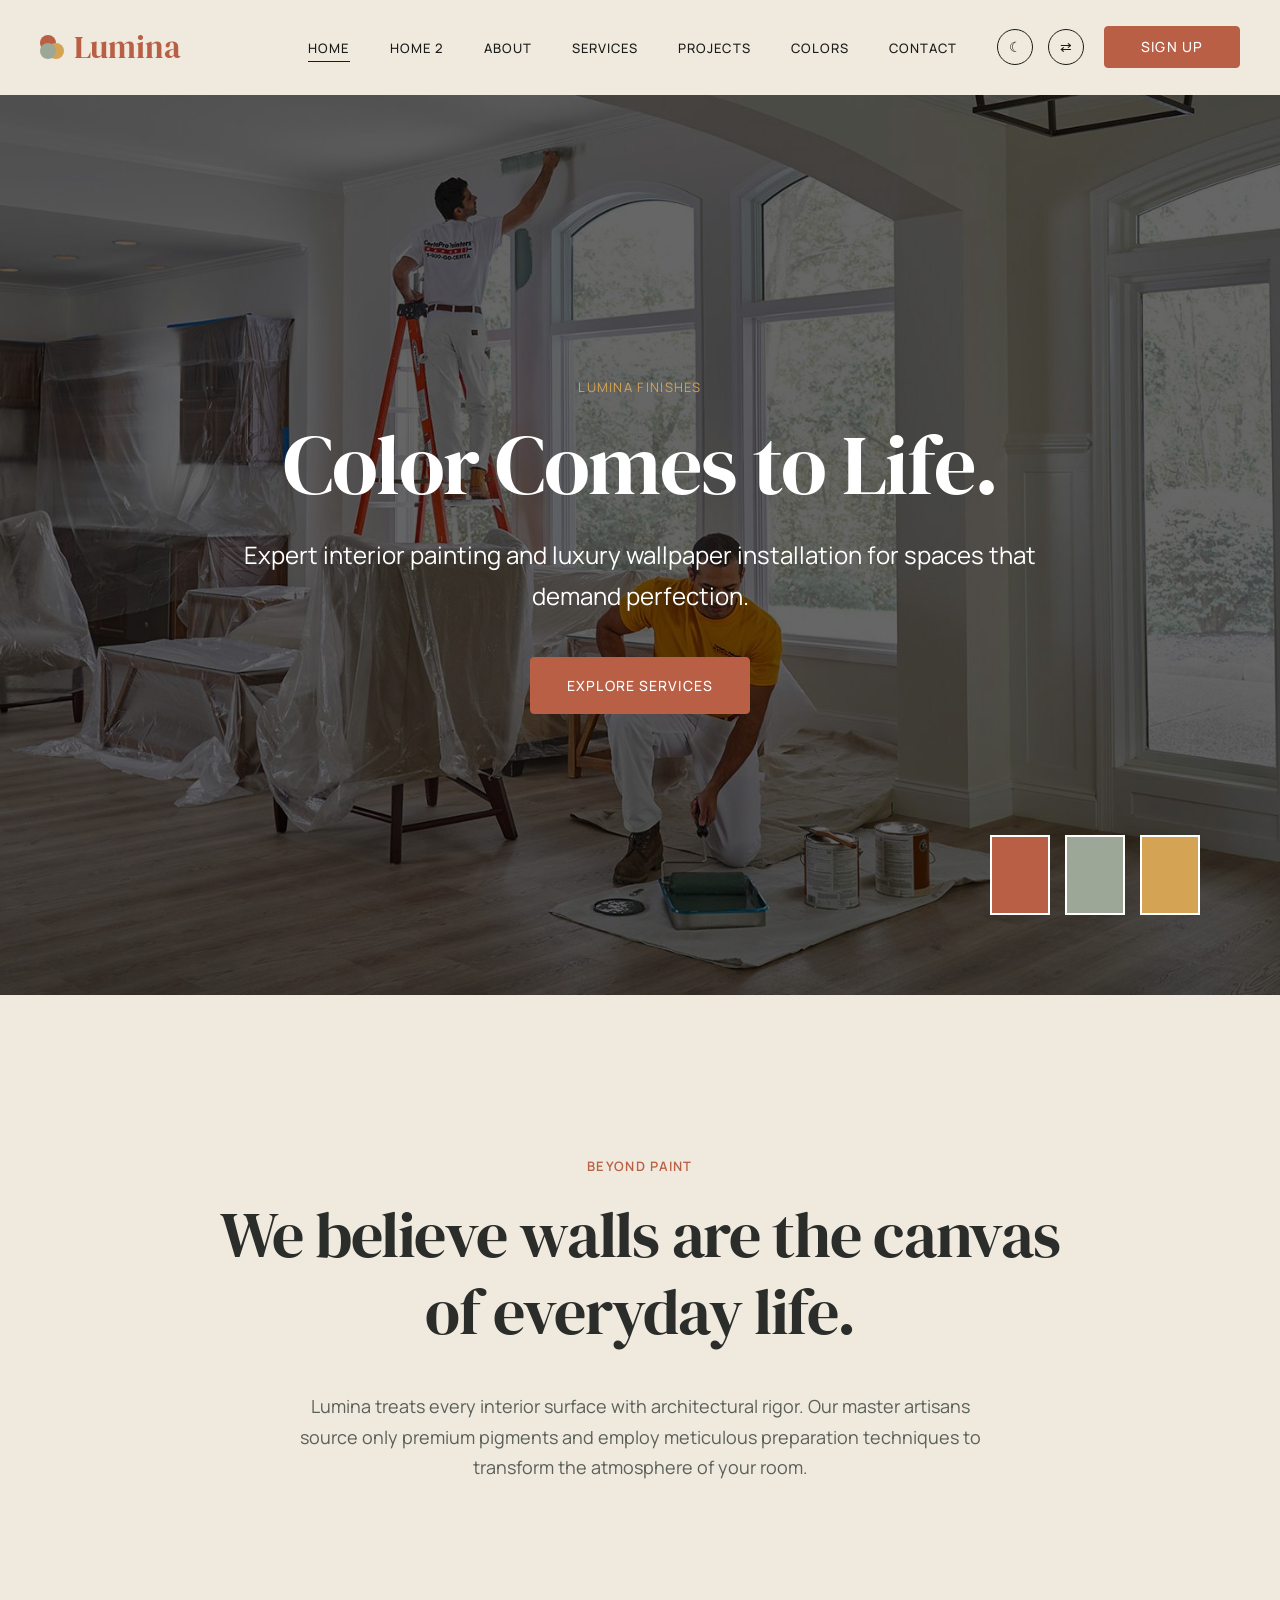
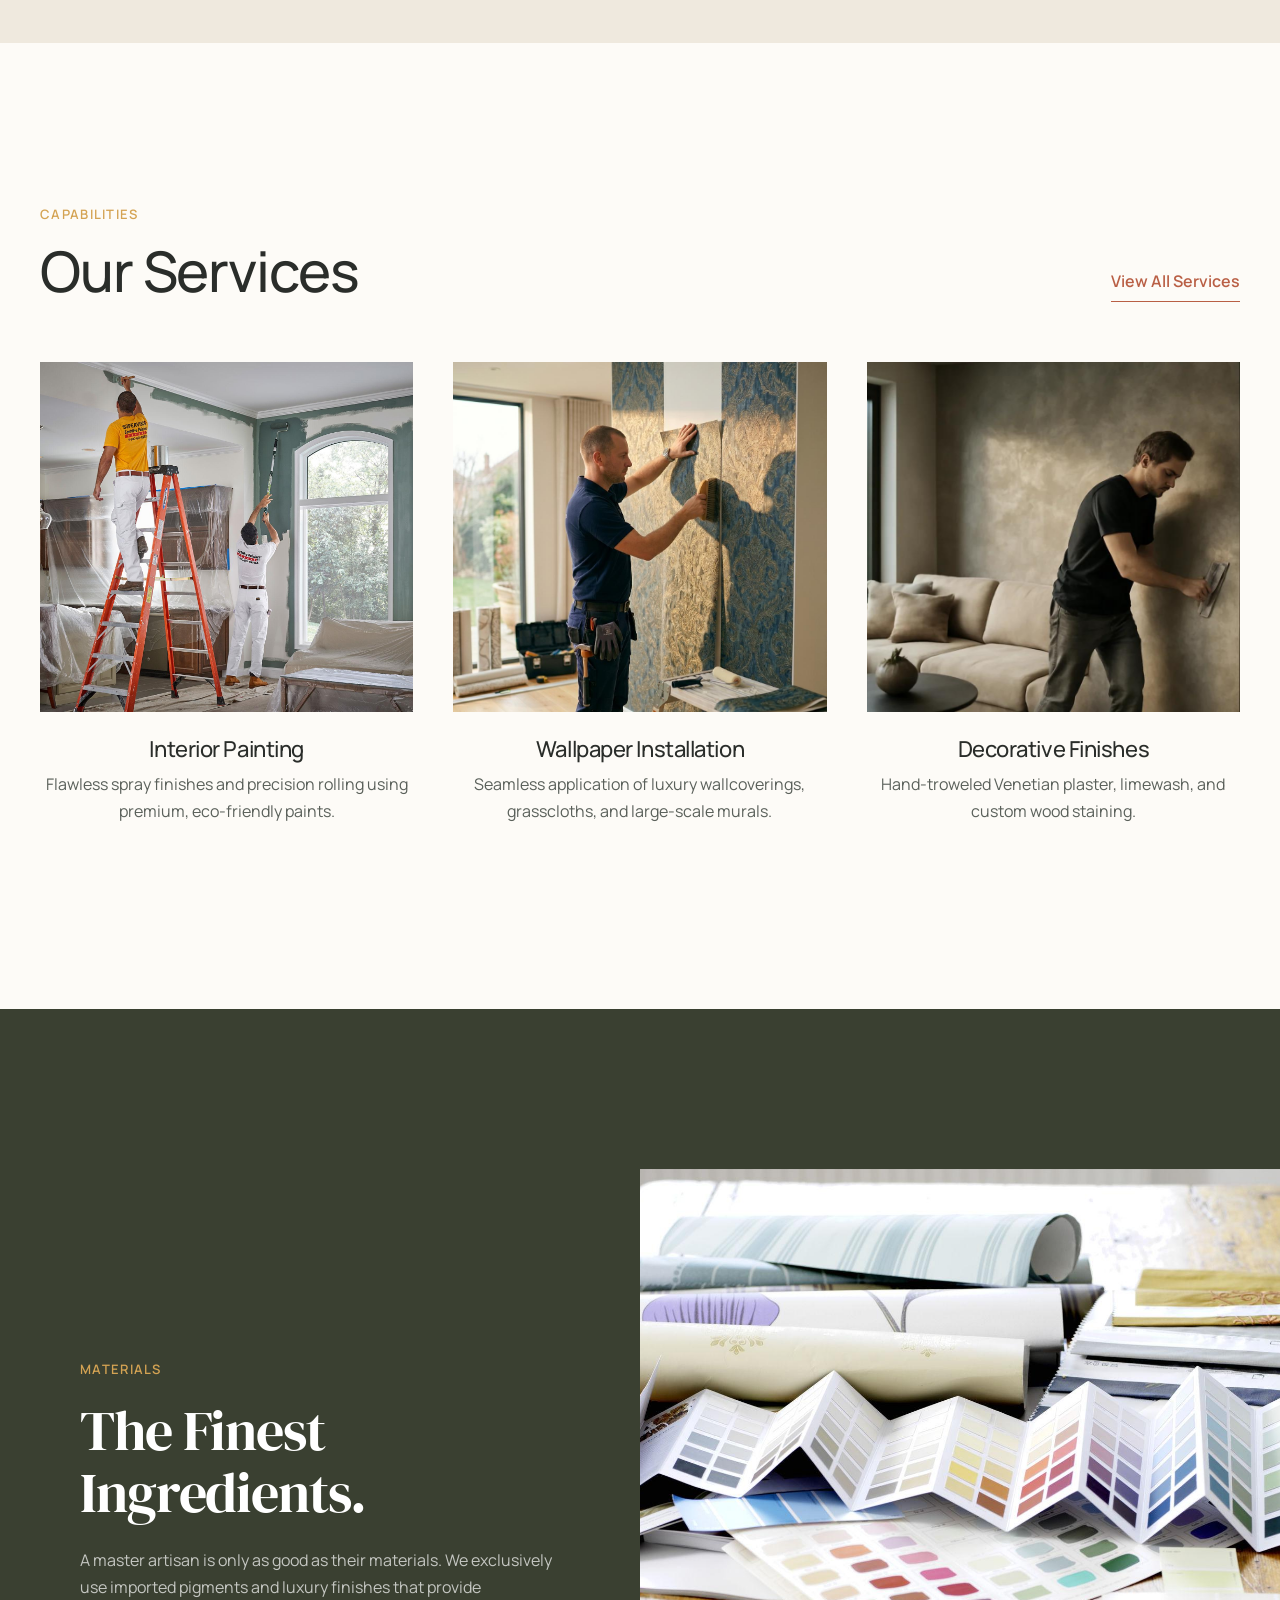
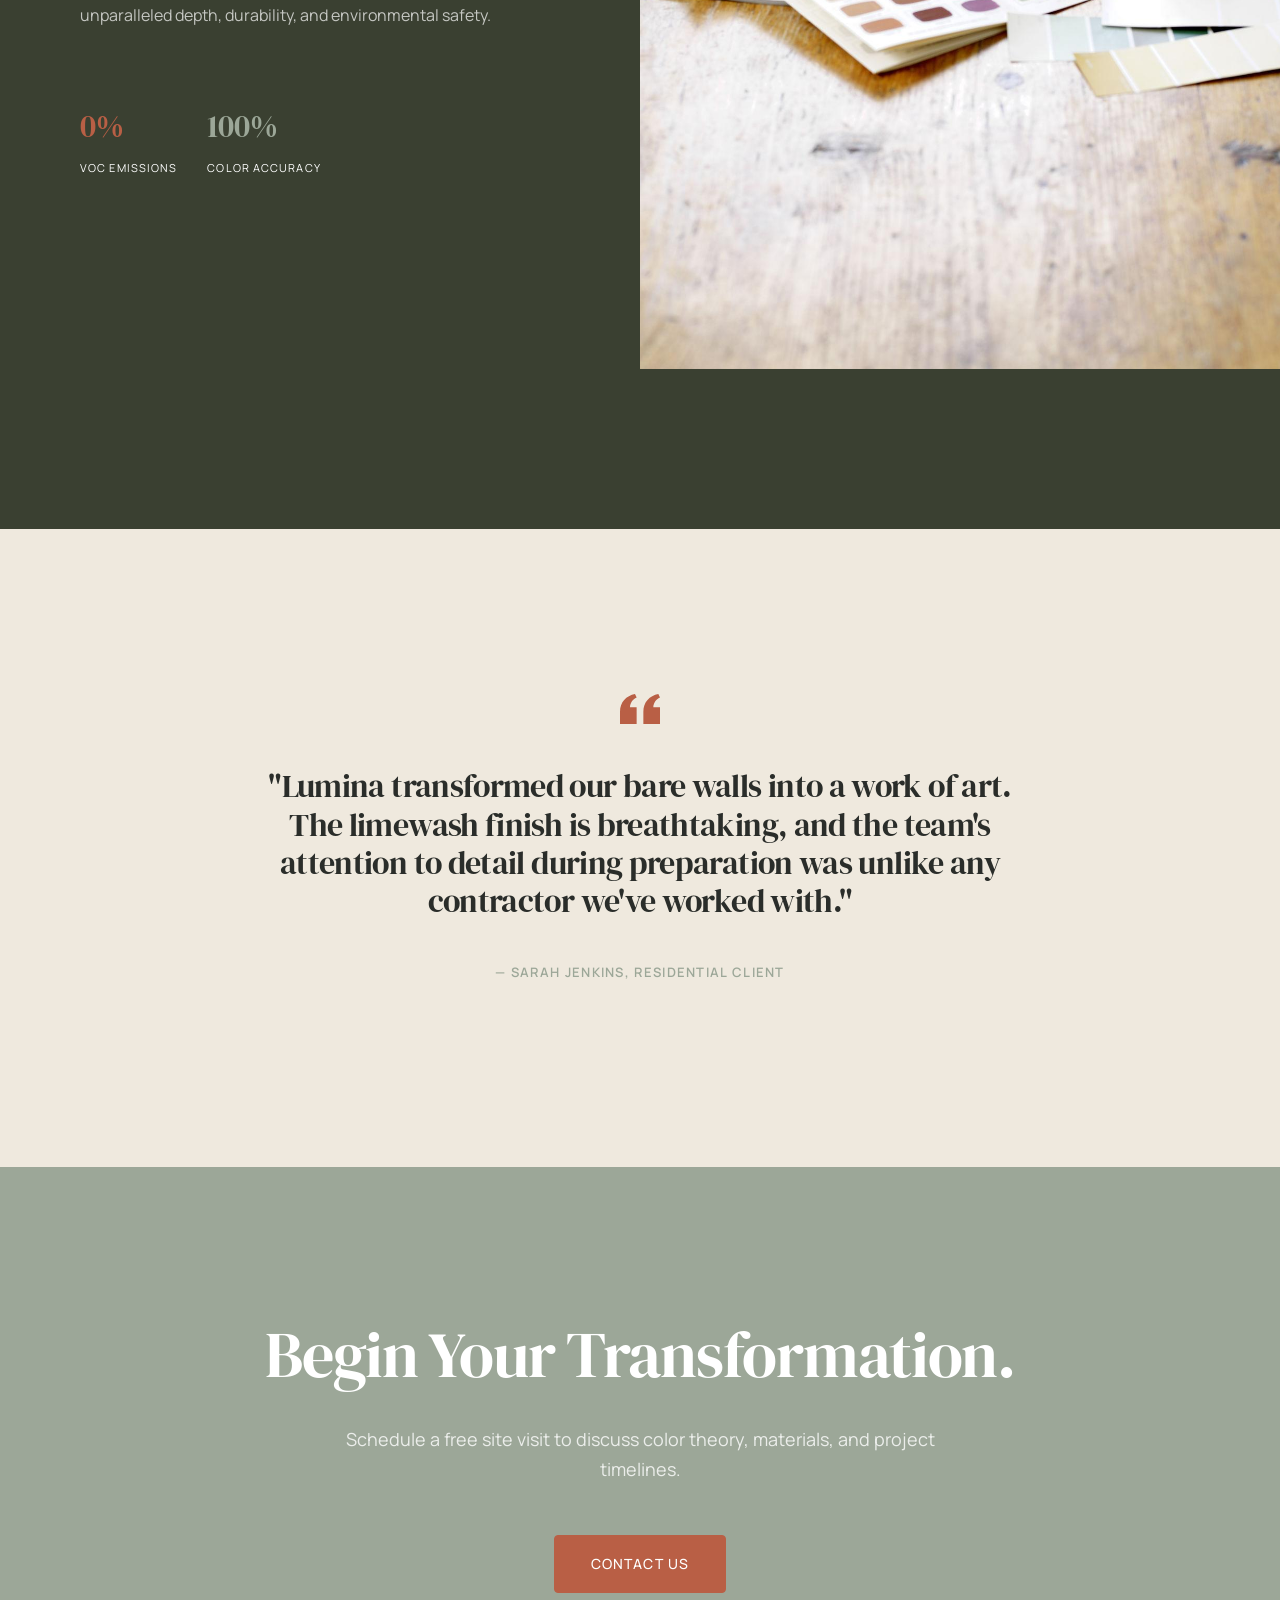
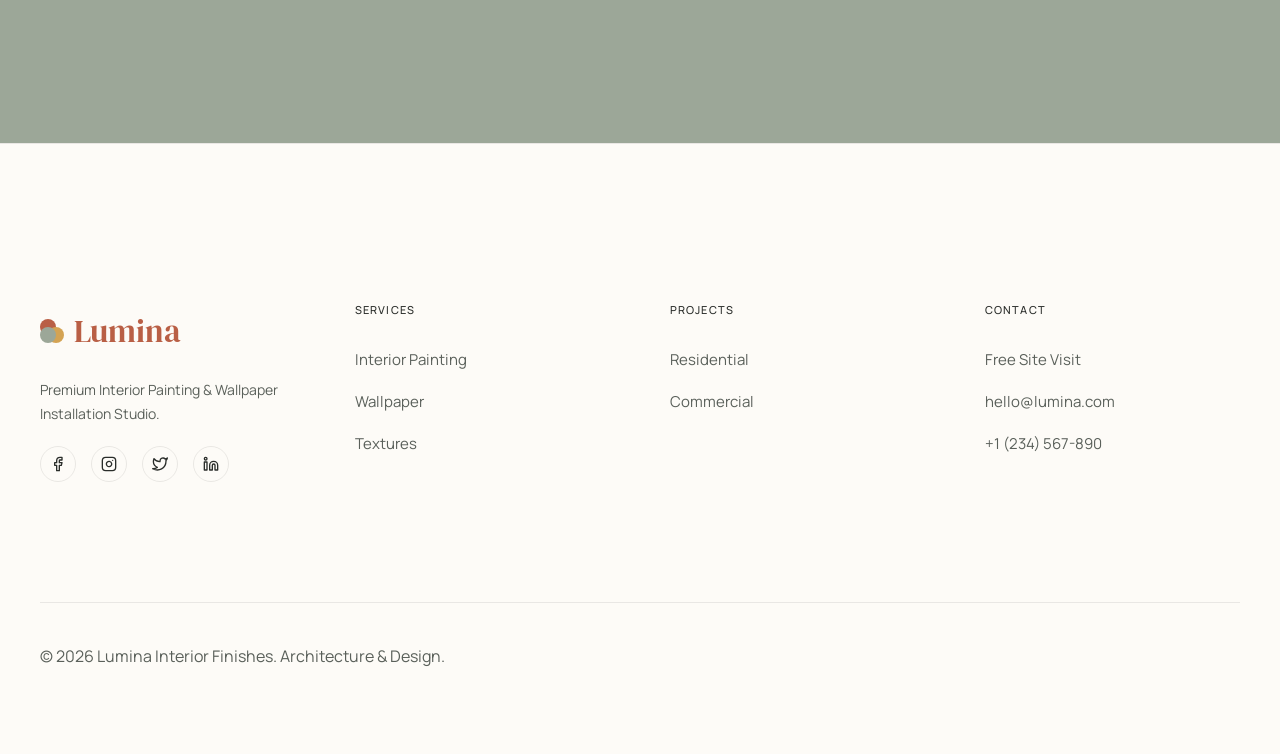
<file: index.html>
<!DOCTYPE html>
<html lang="en" dir="ltr">

<head>
    <meta charset="UTF-8">
    <meta name="viewport" content="width=device-width, initial-scale=1.0">
    <title>Home | Lumina Interior Finishes</title>
    <link rel="icon" type="image/svg+xml"
        href="data:image/svg+xml,<svg xmlns='http://www.w3.org/2000/svg' viewBox='0 0 24 24'><circle cx='8' cy='8' r='8' fill='%23B95F45'/><circle cx='16' cy='16' r='8' fill='%23D4A353'/><circle cx='8' cy='16' r='8' fill='%239CA798'/></svg>">
    <link rel="stylesheet" href="assets/css/style.css">
    <link rel="stylesheet" href="assets/css/dark-mode.css">
    <link rel="stylesheet" href="assets/css/rtl.css">
</head>

<body>
    <!-- Navbar -->
    <nav class="navbar" id="navbar">
        <div class="container">
            <a href="index.html" class="nav-brand"
                style="display: flex; align-items: center; gap: 10px; color: var(--color-terracotta);">
                <svg width="24" height="24" viewBox="0 0 24 24" fill="none">
                    <circle cx="8" cy="8" r="8" fill="var(--color-terracotta)" />
                    <circle cx="16" cy="16" r="8" fill="var(--color-mustard)" />
                    <circle cx="8" cy="16" r="8" fill="var(--color-sage)" />
                </svg>
                Lumina
            </a>
            <button class="mobile-menu-toggle" aria-label="Toggle Menu">☰</button>
            <div class="nav-menu-wrapper">
                <ul class="nav-links">
                    <li><a href="index.html" class="active">Home</a></li>
                    <li><a href="home-2.html">Home 2</a></li>
                    <li><a href="about.html">About</a></li>
                    <li><a href="services.html">Services</a></li>
                    <li><a href="projects.html">Projects</a></li>
                    <li><a href="colors.html">Colors</a></li>
                    <li><a href="contact.html">Contact</a></li>
                </ul>
                <div class="nav-actions" style="display: flex; align-items: center; gap: 20px;">
                    <div style="display: flex; gap: 15px; align-items: center;">
                        <button class="theme-toggle" aria-label="Toggle Dark Mode"
                            style="background:transparent; border:1px solid currentColor; border-radius:50%; width:36px; height:36px; display:flex; align-items:center; justify-content:center; color:inherit; font-size:14px; cursor:pointer;">☾</button>
                        <button class="rtl-toggle" aria-label="Toggle RTL"
                            style="background:transparent; border:1px solid currentColor; border-radius:50%; width:36px; height:36px; display:flex; align-items:center; justify-content:center; color:inherit; font-size:14px; cursor:pointer;">⇄</button>
                    </div>
                    <div style="display: flex; align-items: stretch; height: 42px;">
                        <a href="register.html" class="btn">Sign
                            Up</a>
                    </div>
                </div>
            </div>

        </div>
    </nav>

    <!-- SECTION 1: HERO (Animated Color Tint) -->
    <section class="hero-color-life">
        <img src="assets/images/home1-hero.jpg" alt="Interior Architecture" class="hero-image-layer">
        <div class="hero-tint-layer"></div>
        <div class="container" style="position: relative; z-index: 10;">
            <div class="hero-content-wrapper" style="color: white;">
                <span
                    style="text-transform: uppercase; letter-spacing: 0.1em; font-size: 13px; margin-bottom: 20px; display: block; color: var(--color-mustard);">Lumina
                    Finishes</span>
                <h1 style="color: white;">Color Comes to Life.</h1>
                <p class="text-lead" style="margin-bottom: 40px; color: white;">Expert interior painting and luxury
                    wallpaper
                    installation for spaces that demand perfection.</p>
                <div class="hero-ctas" style="display: flex; gap: 20px;">
                    <a href="services.html" class="btn btn-accent">Explore Services</a>

                </div>
            </div>
        </div>
        <div class="hero-swatches">
            <div class="hero-swatch" style="background-color: var(--color-terracotta);"></div>
            <div class="hero-swatch" style="background-color: var(--color-sage);"></div>
            <div class="hero-swatch" style="background-color: var(--color-mustard);"></div>
        </div>
    </section>

    <!-- SECTION 2: INTRO -->
    <section class="section bg-cream">
        <div class="container text-center">
            <span
                style="color: var(--color-terracotta); font-weight: 600; letter-spacing: 0.1em; margin-bottom: 20px; display: block; font-size: 13px;">BEYOND
                PAINT</span>
            <h2 class="editorial-text text-center" style="margin-bottom: 40px; color: var(--color-charcoal);">We believe
                walls are the canvas of everyday life.</h2>
            <p style="color: var(--text-secondary); max-width: 700px; margin: 0 auto; font-size: 18px;">Lumina treats
                every interior surface with architectural rigor. Our master artisans source only premium pigments and
                employ meticulous preparation techniques to transform the atmosphere of your room.</p>
        </div>
    </section>

    <!-- SECTION 3: SERVICES PREVIEW -->
    <section class="section">
        <div class="container">
            <div style="display: flex; justify-content: space-between; align-items: flex-end; margin-bottom: 60px;">
                <div>
                    <span
                        style="color: var(--color-mustard); font-weight: 600; letter-spacing: 0.1em; margin-bottom: 15px; display: block; font-size: 13px;">CAPABILITIES</span>
                    <h2 style="color: var(--color-charcoal); margin: 0;">Our Services</h2>
                </div>
                <a href="services.html"
                    style="color: var(--color-terracotta); font-weight: 600; text-decoration: none; border-bottom: 1px solid var(--color-terracotta); padding-bottom: 5px;">View
                    All Services</a>
            </div>

            <div style="display: grid; grid-template-columns: repeat(3, 1fr); gap: 40px;">
                <div style="display: block; text-align: center;">
                    <div style="overflow: hidden; margin-bottom: 25px;">
                        <img src="assets/images/img1.jpg"
                            style="width: 100%; height: 350px; object-fit: cover; transition: transform 0.6s ease;"
                            onmouseover="this.style.transform='scale(1.05)'"
                            onmouseout="this.style.transform='scale(1)'">
                    </div>
                    <h3 style="color: var(--color-charcoal); font-size: 22px; margin-bottom: 10px;">Interior Painting
                    </h3>
                    <p style="color: var(--text-secondary);">Flawless spray finishes and precision rolling using
                        premium, eco-friendly paints.</p>
                </div>
                <div style="display: block; text-align: center;">
                    <div style="overflow: hidden; margin-bottom: 25px;">
                        <img src="assets/images/img2.jpg"
                            style="width: 100%; height: 350px; object-fit: cover; transition: transform 0.6s ease;"
                            onmouseover="this.style.transform='scale(1.05)'"
                            onmouseout="this.style.transform='scale(1)'">
                    </div>
                    <h3 style="color: var(--color-charcoal); font-size: 22px; margin-bottom: 10px;">Wallpaper
                        Installation</h3>
                    <p style="color: var(--text-secondary);">Seamless application of luxury wallcoverings, grasscloths,
                        and large-scale murals.</p>
                </div>
                <div style="display: block; text-align: center;">
                    <div style="overflow: hidden; margin-bottom: 25px;">
                        <img src="assets/images/img3.jpg"
                            style="width: 100%; height: 350px; object-fit: cover; transition: transform 0.6s ease;"
                            onmouseover="this.style.transform='scale(1.05)'"
                            onmouseout="this.style.transform='scale(1)'">
                    </div>
                    <h3 style="color: var(--color-charcoal); font-size: 22px; margin-bottom: 10px;">Decorative Finishes
                    </h3>
                    <p style="color: var(--text-secondary);">Hand-troweled Venetian plaster, limewash, and custom wood
                        staining.</p>
                </div>
            </div>
        </div>
    </section>

    <!-- SECTION 4: MATERIAL QUALITY (Dark) -->
    <section class="section bg-olive">
        <div class="split-editorial">
            <div style="padding: 120px 80px;">
                <span
                    style="color: var(--color-mustard); font-weight: 600; letter-spacing: 0.1em; margin-bottom: 20px; display: block; font-size: 13px;">MATERIALS</span>
                <h2 style="color: white; font-family: var(--font-editorial);">The Finest Ingredients.</h2>
                <p style="color: rgba(255,255,255,0.7); margin-bottom: 30px;">A master artisan is only as good as their
                    materials. We exclusively use imported pigments and luxury finishes that provide unparalleled depth,
                    durability, and environmental safety.</p>
                <div style="display: flex; gap: 30px; margin-top: 40px; color: white;">
                    <div>
                        <span
                            style="display: block; font-size: 32px; font-family: var(--font-editorial); color: var(--color-terracotta);">0%</span>
                        <span style="font-size: 11px; text-transform: uppercase; letter-spacing: 0.1em;">VOC
                            Emissions</span>
                    </div>
                    <div>
                        <span
                            style="display: block; font-size: 32px; font-family: var(--font-editorial); color: var(--color-sage);">100%</span>
                        <span style="font-size: 11px; text-transform: uppercase; letter-spacing: 0.1em;">Color
                            Accuracy</span>
                    </div>
                </div>
            </div>
            <img src="assets/images/finishes.jpg" alt="Premium Paint Materials">
        </div>
    </section>

    <!-- SECTION 5: TESTIMONIAL -->
    <section class="section bg-cream">
        <div class="container text-center">
            <svg width="40" height="40" viewBox="0 0 24 24" fill="var(--color-terracotta)" style="margin-bottom: 30px;">
                <path
                    d="M14.017 21v-7.391c0-5.704 3.731-9.57 8.983-10.609l.995 2.151c-2.432.917-3.995 3.638-3.995 5.849h4v10h-9.983zm-14.017 0v-7.391c0-5.704 3.748-9.57 9-10.609l.996 2.151c-2.433.917-3.996 3.638-3.996 5.849h3.983v10h-9.983z" />
            </svg>
            <h2 class="editorial-text"
                style="color: var(--color-charcoal); font-size: 32px; max-width: 800px; margin: 0 auto 40px;">"Lumina
                transformed our bare walls into a work of art. The limewash finish is breathtaking, and the team's
                attention to detail during preparation was unlike any contractor we've worked with."</h2>
            <p
                style="color: var(--color-sage); font-weight: 600; text-transform: uppercase; letter-spacing: 0.1em; font-size: 13px;">
                — Sarah Jenkins, Residential Client</p>
        </div>
    </section>

    <!-- SECTION 6: CTA -->
    <section class="section text-center bg-sage" style="padding: 150px 0;">
        <div class="container">
            <h2 class="editorial-text" style="color: white;">Begin Your Transformation.</h2>
            <p style="color: rgba(255,255,255,0.8); margin: 30px auto 50px; max-width: 600px; font-size: 18px;">Schedule
                a free site visit to discuss color theory, materials, and project timelines.</p>
            <a href="contact.html" class="btn">Contact Us</a>
        </div>
    </section>

    <!-- FOOTER -->
    <footer class="footer"
        style="background-color: var(--primary-bg); color: var(--text-primary); border-top: 1px solid var(--border-color);">
        <div class="container">
            <div class="footer-grid">
                <div>
                    <a href="index.html" class="nav-brand"
                        style="display: flex; align-items: center; gap: 10px; margin-bottom: 20px; color: var(--color-terracotta);">
                        <svg width="24" height="24" viewBox="0 0 24 24" fill="none">
                            <circle cx="8" cy="8" r="8" fill="var(--color-terracotta)" />
                            <circle cx="16" cy="16" r="8" fill="var(--color-mustard)" />
                            <circle cx="8" cy="16" r="8" fill="var(--color-sage)" />
                        </svg>
                        Lumina
                    </a>
                    <p style="color: var(--text-secondary); font-size: 14px; margin-bottom: 20px;">Premium Interior
                        Painting & Wallpaper Installation Studio.</p>
                    <div style="display: flex; gap: 15px;">
                        <a href="#" class="social-icon">
                            <svg width="16" height="16" viewBox="0 0 24 24" fill="none" stroke="currentColor"
                                stroke-width="2" stroke-linecap="round" stroke-linejoin="round">
                                <path d="M18 2h-3a5 5 0 0 0-5 5v3H7v4h3v8h4v-8h3l1-4h-4V7a1 1 0 0 1 1-1h3z"></path>
                            </svg>
                        </a>
                        <a href="#" class="social-icon">
                            <svg width="16" height="16" viewBox="0 0 24 24" fill="none" stroke="currentColor"
                                stroke-width="2" stroke-linecap="round" stroke-linejoin="round">
                                <rect x="2" y="2" width="20" height="20" rx="5" ry="5"></rect>
                                <path d="M16 11.37A4 4 0 1 1 12.63 8 4 4 0 0 1 16 11.37z"></path>
                                <line x1="17.5" y1="6.5" x2="17.51" y2="6.5"></line>
                            </svg>
                        </a>
                        <a href="#" class="social-icon">
                            <svg width="16" height="16" viewBox="0 0 24 24" fill="none" stroke="currentColor"
                                stroke-width="2" stroke-linecap="round" stroke-linejoin="round">
                                <path
                                    d="M23 3a10.9 10.9 0 0 1-3.14 1.53 4.48 4.48 0 0 0-7.86 3v1A10.66 10.66 0 0 1 3 4s-4 9 5 13a11.64 11.64 0 0 1-7 2c9 5 20 0 20-11.5a4.5 4.5 0 0 0-.08-.83A7.72 7.72 0 0 0 23 3z">
                                </path>
                            </svg>
                        </a>
                        <a href="#" class="social-icon">
                            <svg width="16" height="16" viewBox="0 0 24 24" fill="none" stroke="currentColor"
                                stroke-width="2" stroke-linecap="round" stroke-linejoin="round">
                                <path
                                    d="M16 8a6 6 0 0 1 6 6v7h-4v-7a2 2 0 0 0-2-2 2 2 0 0 0-2 2v7h-4v-7a6 6 0 0 1 6-6z">
                                </path>
                                <rect x="2" y="9" width="4" height="12"></rect>
                                <circle cx="4" cy="4" r="2"></circle>
                            </svg>
                        </a>
                    </div>
                </div>
                <div>
                    <h4 style="color: var(--color-charcoal);">Services</h4>
                    <ul class="footer-links">
                        <li><a href="services.html" style="color: var(--text-secondary);">Interior Painting</a></li>
                        <li><a href="services.html" style="color: var(--text-secondary);">Wallpaper</a></li>
                        <li><a href="services.html" style="color: var(--text-secondary);">Textures</a></li>
                    </ul>
                </div>
                <div>
                    <h4 style="color: var(--color-charcoal);">Projects</h4>
                    <ul class="footer-links">
                        <li><a href="projects.html" style="color: var(--text-secondary);">Residential</a></li>
                        <li><a href="projects.html" style="color: var(--text-secondary);">Commercial</a></li>
                    </ul>
                </div>
                <div>
                    <h4 style="color: var(--color-charcoal);">Contact</h4>
                    <ul class="footer-links">
                        <li><a href="contact.html" style="color: var(--text-secondary);"
                                onmouseover="this.style.color='var(--color-sage)'"
                                onmouseout="this.style.color='var(--text-secondary)'">Free Site Visit</a></li>
                        <li><a href="mailto:hello@lumina.com" style="color: var(--text-secondary);"
                                onmouseover="this.style.color='var(--color-sage)'"
                                onmouseout="this.style.color='var(--text-secondary)'">hello@lumina.com</a></li>
                        <li><a href="tel:+1234567890" style="color: var(--text-secondary);"
                                onmouseover="this.style.color='var(--color-sage)'"
                                onmouseout="this.style.color='var(--text-secondary)'">+1 (234) 567-890</a></li>
                    </ul>
                </div>
            </div>
            <div class="footer-bottom" style="border-top: 1px solid var(--border-color); color: var(--text-secondary);">
                <p>© 2026 Lumina Interior Finishes. Architecture & Design.</p>
            </div>
        </div>
    </footer>
    <script src="assets/js/main.js"></script>
    <script>
        const nav = document.querySelector('.navbar');
        window.addEventListener('scroll', () => {
            if (window.scrollY > 50) { nav.classList.add('scrolled'); } else { nav.classList.remove('scrolled'); }
        });
    </script>
    <button id="scrollTopBtn" class="scroll-top-btn" aria-label="Scroll to top">
        <svg width="24" height="24" viewBox="0 0 24 24" fill="none" stroke="currentColor" stroke-width="2"
            stroke-linecap="round" stroke-linejoin="round">
            <path d="M12 19V5M5 12l7-7 7 7" />
        </svg>
    </button>
</body>

</html>
</file>
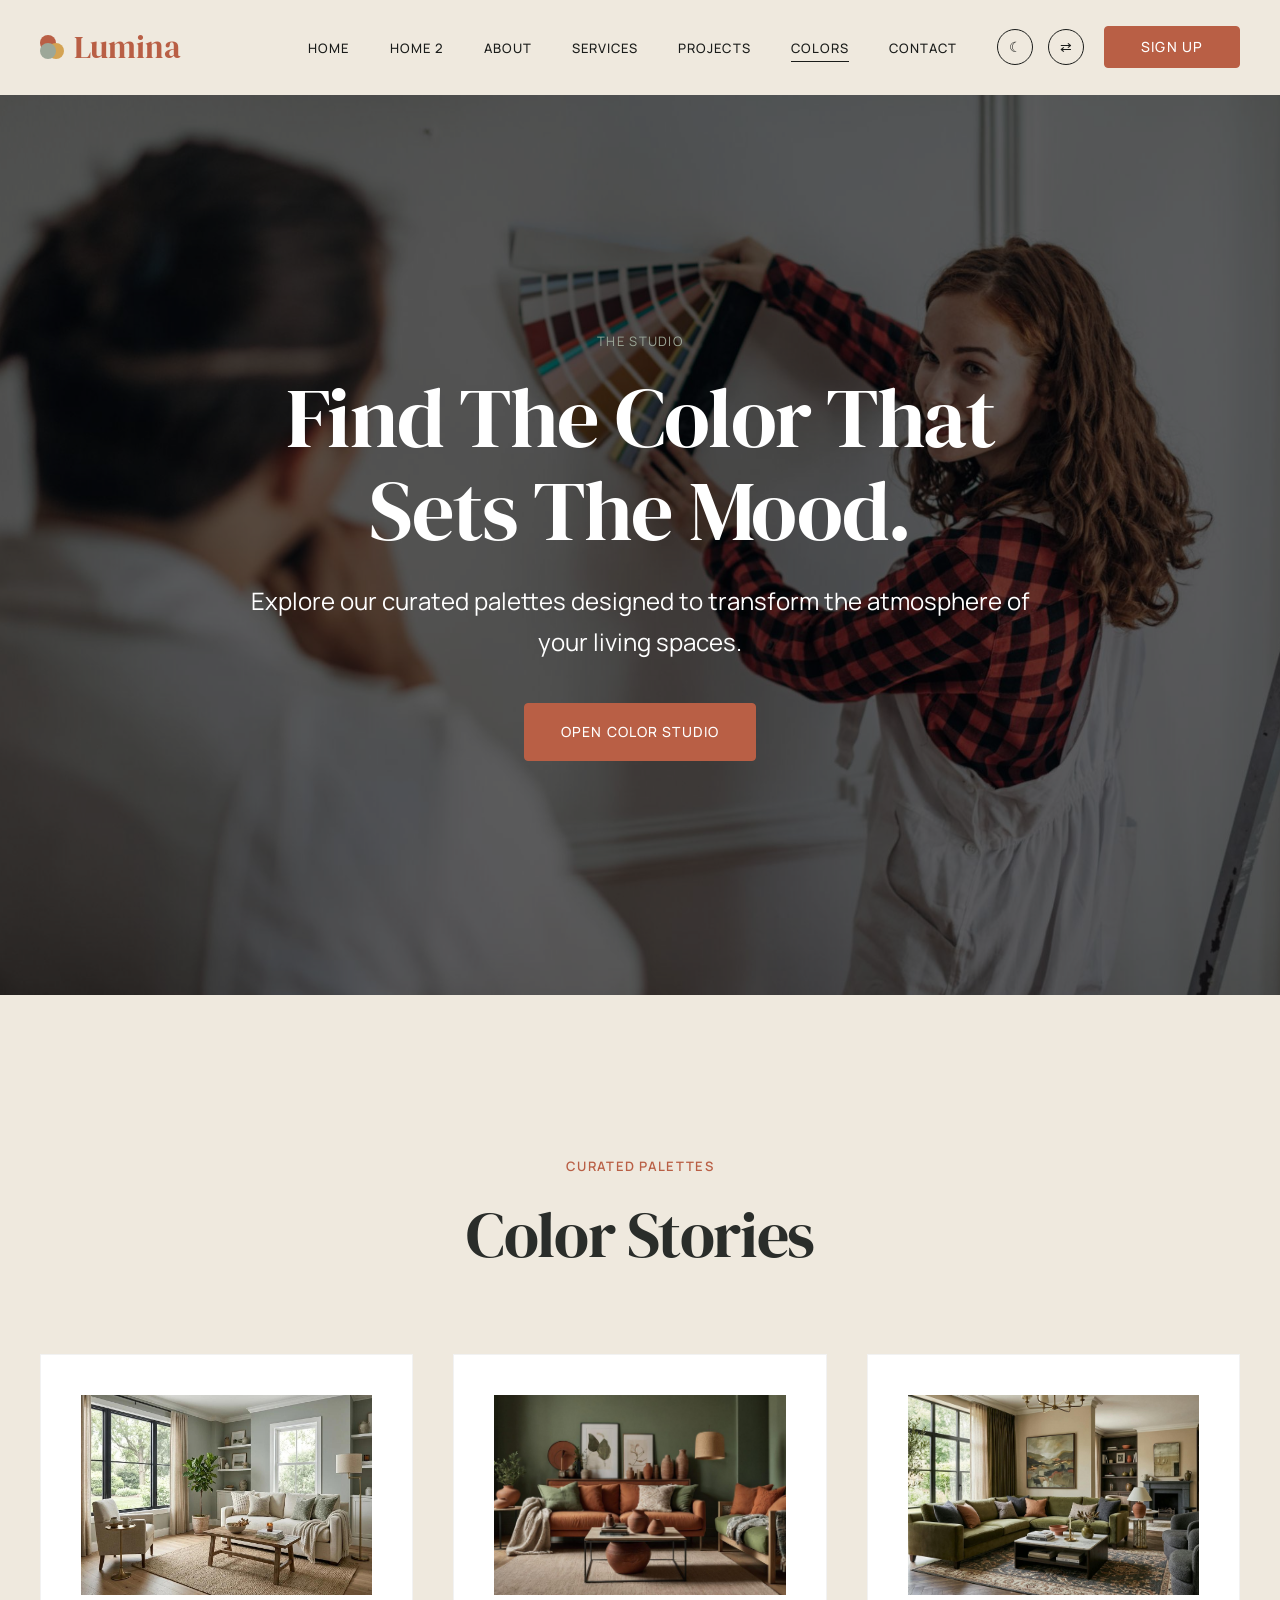
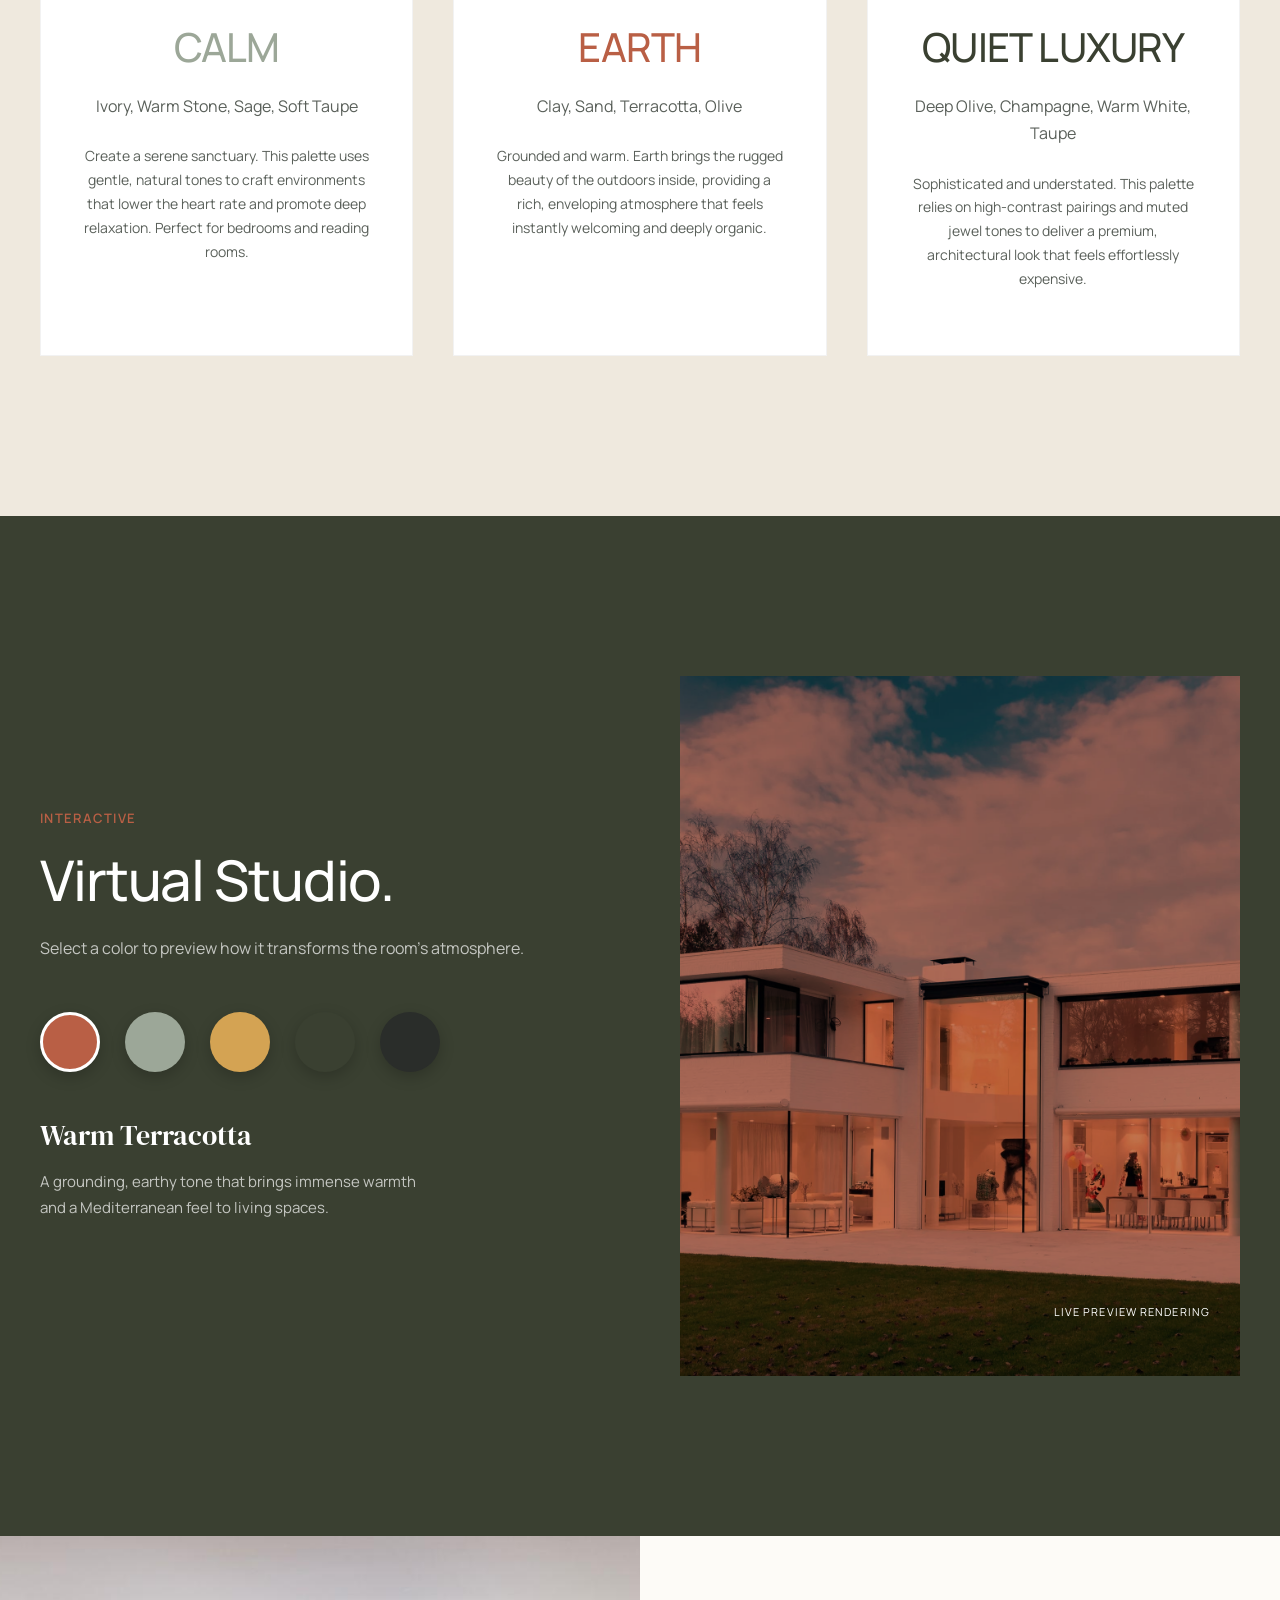
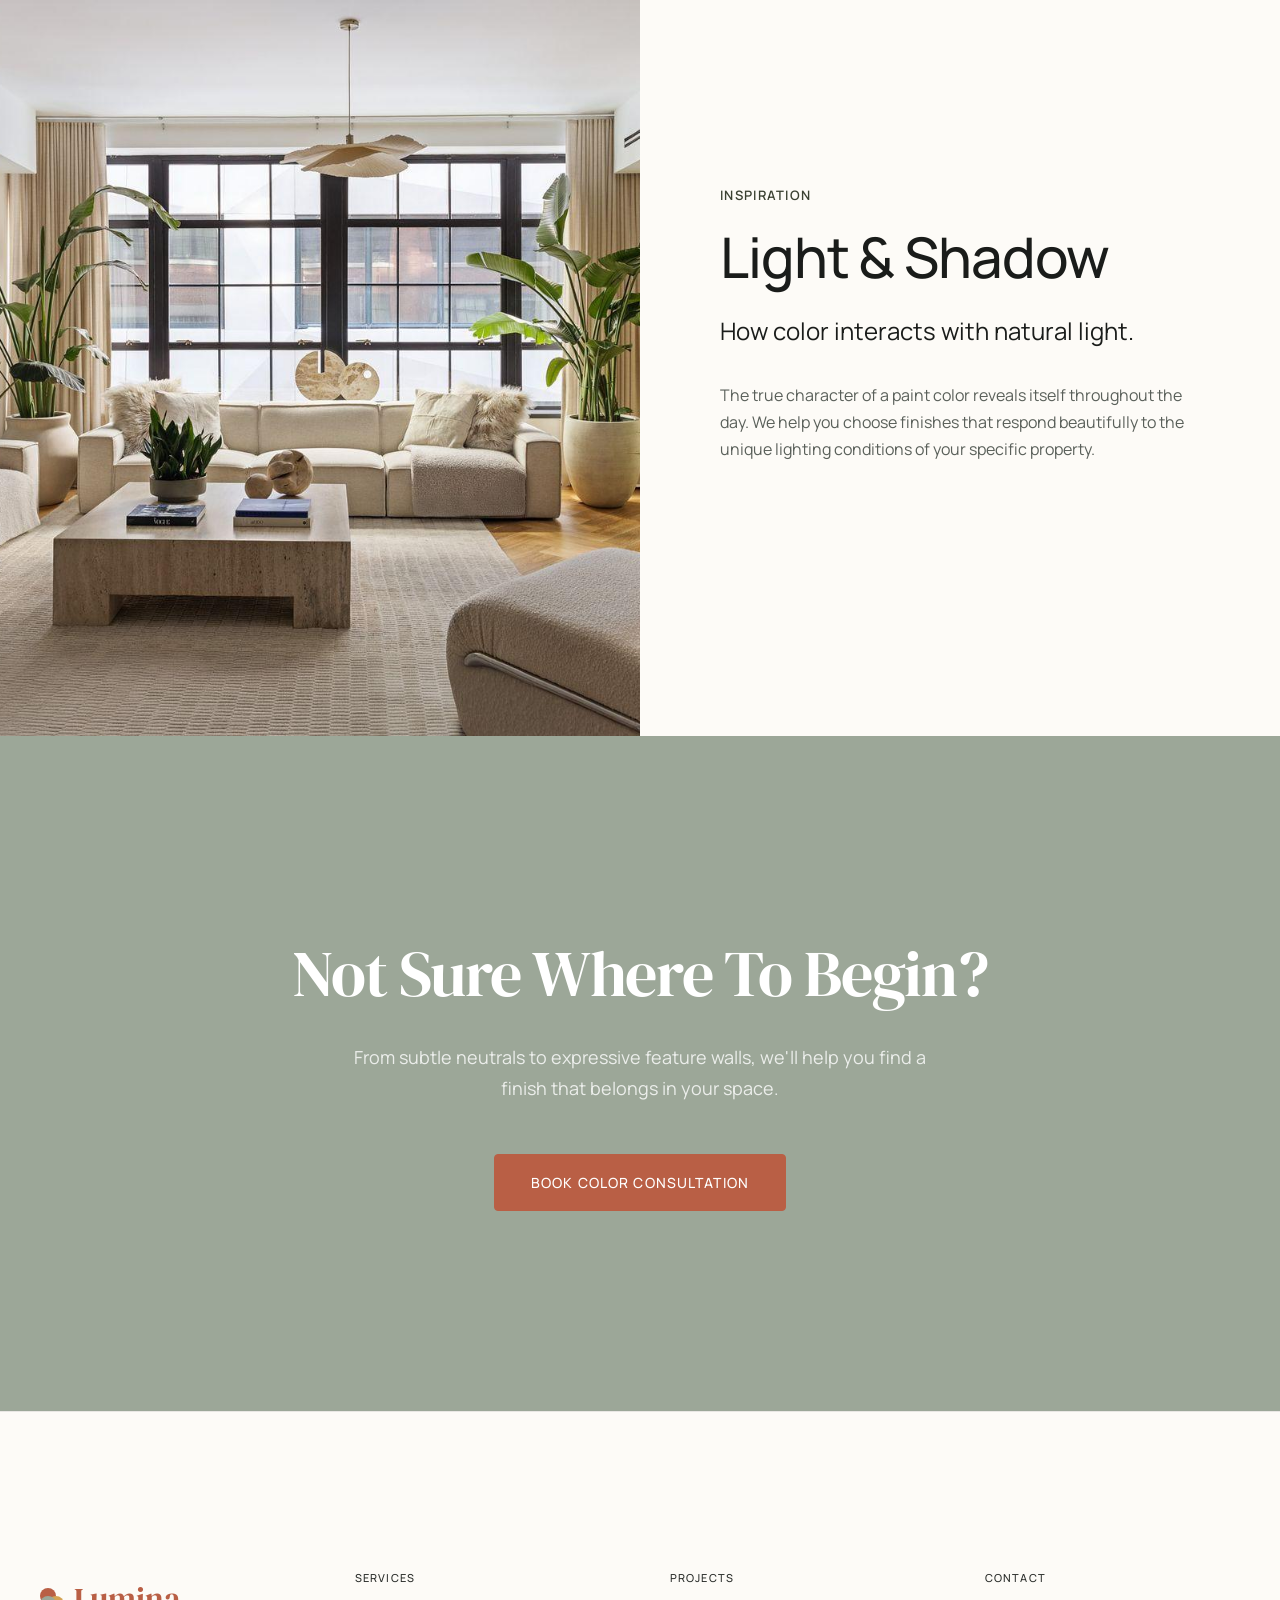
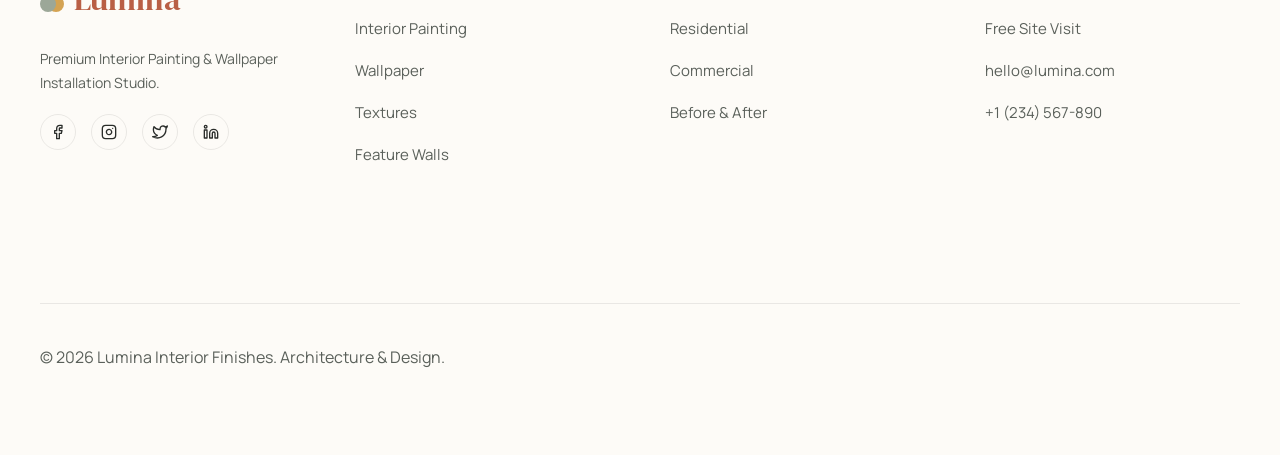
<file: colors.html>
<!DOCTYPE html>
<html lang="en" dir="ltr">

<head>
    <meta charset="UTF-8">
    <meta name="viewport" content="width=device-width, initial-scale=1.0">
    <title>Colors | Lumina Interior Finishes</title>
    <link rel="stylesheet" href="assets/css/style.css">
    <link rel="stylesheet" href="assets/css/dark-mode.css">
    <link rel="stylesheet" href="assets/css/rtl.css">

    <!-- SEO & Favicon -->
    <meta name="description"
        content="Lumina - Premium Interior Painting & Wallpaper Installation Studio. High-end architectural finishes.">
    <meta name="keywords" content="interior painting, wallpaper installation, luxury finishes, architectural painting">
    <link rel="icon" type="image/svg+xml"
        href="data:image/svg+xml,<svg xmlns='http://www.w3.org/2000/svg' viewBox='0 0 24 24'><circle cx='8' cy='8' r='8' fill='%23B95F45'/><circle cx='16' cy='16' r='8' fill='%23D4A353'/><circle cx='8' cy='16' r='8' fill='%239CA798'/></svg>">

</head>

<body>

    <!-- Navbar -->

    <!-- Navbar -->

    <!-- Navbar -->

    <!-- Navbar -->

    <!-- Navbar -->

    <!-- Navbar -->
    <nav class="navbar" id="navbar">
        <div class="container">
            <a href="index.html" class="nav-brand"
                style="display: flex; align-items: center; gap: 10px; color: var(--color-terracotta);">
                <svg width="24" height="24" viewBox="0 0 24 24" fill="none">
                    <circle cx="8" cy="8" r="8" fill="var(--color-terracotta)" />
                    <circle cx="16" cy="16" r="8" fill="var(--color-mustard)" />
                    <circle cx="8" cy="16" r="8" fill="var(--color-sage)" />
                </svg>
                Lumina
            </a>
            <button class="mobile-menu-toggle" aria-label="Toggle Menu">☰</button>
            <div class="nav-menu-wrapper">
                <ul class="nav-links">
                    <li><a href="index.html" class="">Home</a></li>
                    <li><a href="home-2.html" class="">Home 2</a></li>
                    <li><a href="about.html" class="">About</a></li>
                    <li><a href="services.html" class="">Services</a></li>
                    <li><a href="projects.html" class="">Projects</a></li>
                    <li><a href="colors.html" class="active">Colors</a></li>
                    <li><a href="contact.html" class="">Contact</a></li>
                </ul>
                <div class="nav-actions" style="display: flex; align-items: center; gap: 20px;">
                    <div style="display: flex; gap: 15px; align-items: center;">
                        <button class="theme-toggle" aria-label="Toggle Dark Mode"
                            style="background:transparent; border:1px solid currentColor; border-radius:50%; width:36px; height:36px; display:flex; align-items:center; justify-content:center; color:inherit; font-size:14px; cursor:pointer;">☾</button>
                        <button class="rtl-toggle" aria-label="Toggle RTL"
                            style="background:transparent; border:1px solid currentColor; border-radius:50%; width:36px; height:36px; display:flex; align-items:center; justify-content:center; color:inherit; font-size:14px; cursor:pointer;">⇄</button>
                    </div>
                    <div style="display: flex; align-items: stretch; height: 42px;">
                        <a href="register.html" class="btn">Sign
                            Up</a>
                    </div>
                </div>
            </div>

        </div>
    </nav>







    <!-- SECTION 1: HERO (Multi-color palette intro) -->
    <section class="hero-color-life"
        style="background-color: var(--color-warm-cream); background-image: url('assets/images/color-hero.jpg'); background-size: cover; background-position: center;">

        <div class="hero-tint-layer"></div>
        <div class="container" style="position: relative; z-index: 10;">
            <div class="hero-content-wrapper" style="color: white;">
                <span
                    style="text-transform: uppercase; letter-spacing: 0.1em; font-size: 13px; margin-bottom: 20px; display: block; color: var(--color-sage);">THE
                    STUDIO</span>
                <h1>Find The Color That Sets The Mood.</h1>
                <p class="text-lead" style="color: white; margin-bottom: 40px;">Explore our curated
                    palettes designed to transform the atmosphere of your living spaces.</p>
                <div class="hero-ctas">
                    <a href="#studio" class="btn">Open Color
                        Studio</a>
                </div>
            </div>
        </div>
    </section>

    <!-- SECTION 2: COLOR COLLECTIONS (Curated Stories) -->
    <section class="section bg-cream">
        <div class="container">
            <span
                style="color: var(--color-terracotta); font-weight: 600; letter-spacing: 0.1em; margin-bottom: 20px; display: block; font-size: 13px; text-align: center;">CURATED
                PALETTES</span>
            <h2 class="editorial-text text-center" style="margin-bottom: 80px; color: var(--color-charcoal);">Color
                Stories</h2>

            <div style="display: grid; grid-template-columns: repeat(3, 1fr); gap: 40px;">
                <div style="background: white; padding: 40px; border: 1px solid rgba(0,0,0,0.05); text-align: center;">
                    <img src="assets/images/story1.jpg" alt="Calm Interior"
                        style="width: 100%; height: 200px; object-fit: cover; margin-bottom: 30px;">
                    <h3 style="color: var(--color-sage);">CALM</h3>
                    <p>Ivory, Warm Stone, Sage, Soft Taupe</p>
                    <p style="font-size: 14px; color: var(--text-secondary); margin-top: 15px;">Create a serene
                        sanctuary. This palette uses gentle, natural tones to craft environments that lower the heart
                        rate and promote deep relaxation. Perfect for bedrooms and reading rooms.</p>
                </div>
                <div style="background: white; padding: 40px; border: 1px solid rgba(0,0,0,0.05); text-align: center;">
                    <img src="assets/images/story2.jpg" alt="Earth Interior"
                        style="width: 100%; height: 200px; object-fit: cover; margin-bottom: 30px;">
                    <h3 style="color: var(--color-terracotta);">EARTH</h3>
                    <p>Clay, Sand, Terracotta, Olive</p>
                    <p style="font-size: 14px; color: var(--text-secondary); margin-top: 15px;">Grounded and warm. Earth
                        brings the rugged beauty of the outdoors inside, providing a rich, enveloping atmosphere that
                        feels instantly welcoming and deeply organic.</p>
                </div>
                <div style="background: white; padding: 40px; border: 1px solid rgba(0,0,0,0.05); text-align: center;">
                    <img src="assets/images/story3.jpg" alt="Quiet Luxury Interior"
                        style="width: 100%; height: 200px; object-fit: cover; margin-bottom: 30px;">
                    <h3 style="color: var(--color-deep-olive);">QUIET LUXURY</h3>
                    <p>Deep Olive, Champagne, Warm White, Taupe</p>
                    <p style="font-size: 14px; color: var(--text-secondary); margin-top: 15px;">Sophisticated and
                        understated. This palette relies on high-contrast pairings and muted jewel tones to deliver a
                        premium, architectural look that feels effortlessly expensive.</p>
                </div>
            </div>
        </div>
    </section>

    <!-- SECTION 3: INTERACTIVE COLOR STUDIO -->
    <section id="studio" class="section bg-olive">
        <div class="container">
            <div class="split-editorial" style="gap: 80px; padding: 0;">
                <div style="padding: 0;">
                    <span
                        style="color: var(--color-terracotta); font-weight: 600; letter-spacing: 0.1em; margin-bottom: 20px; display: block; font-size: 13px;">INTERACTIVE</span>
                    <h2 style="color: white;">Virtual Studio.</h2>
                    <p style="color: rgba(255,255,255,0.7); margin-bottom: 50px;">Select a color to preview how it
                        transforms the room's atmosphere.</p>

                    <div style="display: flex; gap: 25px; flex-wrap: wrap; margin-bottom: 40px;">
                        <button class="color-swatch active" data-color="var(--color-terracotta)"
                            data-name="Warm Terracotta"
                            data-desc="A grounding, earthy tone that brings immense warmth and a Mediterranean feel to living spaces."
                            style="width: 60px; height: 60px; border-radius: 50%; background-color: var(--color-terracotta); border: 3px solid white; cursor: pointer; box-shadow: 0 5px 15px rgba(0,0,0,0.2); transition: transform 0.3s ease;"
                            onmouseover="this.style.transform='scale(1.1)'"
                            onmouseout="this.style.transform='scale(1)'"></button>
                        <button class="color-swatch" data-color="var(--color-sage)" data-name="Soft Sage"
                            data-desc="A tranquil, muted green that connects the interior with nature, ideal for bedrooms and quiet zones."
                            style="width: 60px; height: 60px; border-radius: 50%; background-color: var(--color-sage); border: 3px solid transparent; cursor: pointer; box-shadow: 0 5px 15px rgba(0,0,0,0.2); transition: transform 0.3s ease;"
                            onmouseover="this.style.transform='scale(1.1)'"
                            onmouseout="this.style.transform='scale(1)'"></button>
                        <button class="color-swatch" data-color="var(--color-mustard)" data-name="Mustard Gold"
                            data-desc="An energetic, rich accent color that adds a burst of sophisticated sunshine to darker rooms."
                            style="width: 60px; height: 60px; border-radius: 50%; background-color: var(--color-mustard); border: 3px solid transparent; cursor: pointer; box-shadow: 0 5px 15px rgba(0,0,0,0.2); transition: transform 0.3s ease;"
                            onmouseover="this.style.transform='scale(1.1)'"
                            onmouseout="this.style.transform='scale(1)'"></button>
                        <button class="color-swatch" data-color="var(--color-deep-olive)" data-name="Deep Olive"
                            data-desc="A dramatic, moody hue that exudes quiet luxury and creates an enveloping, intimate atmosphere."
                            style="width: 60px; height: 60px; border-radius: 50%; background-color: var(--color-deep-olive); border: 3px solid transparent; cursor: pointer; box-shadow: 0 5px 15px rgba(0,0,0,0.2); transition: transform 0.3s ease;"
                            onmouseover="this.style.transform='scale(1.1)'"
                            onmouseout="this.style.transform='scale(1)'"></button>
                        <button class="color-swatch" data-color="var(--color-charcoal)" data-name="Rich Charcoal"
                            data-desc="A striking, architectural neutral that provides brilliant contrast and frames your spaces perfectly."
                            style="width: 60px; height: 60px; border-radius: 50%; background-color: var(--color-charcoal); border: 3px solid transparent; cursor: pointer; box-shadow: 0 5px 15px rgba(0,0,0,0.2); transition: transform 0.3s ease;"
                            onmouseover="this.style.transform='scale(1.1)'"
                            onmouseout="this.style.transform='scale(1)'"></button>
                    </div>
                    <p class="color-name-display"
                        style="font-weight: 500; color: white; font-size: 28px; font-family: var(--font-editorial); margin-bottom: 10px;">
                        Warm Terracotta</p>
                    <p class="color-desc-display"
                        style="color: rgba(255,255,255,0.7); max-width: 400px; font-size: 15px;">A grounding, earthy
                        tone that brings immense warmth and a Mediterranean feel to living spaces.</p>
                </div>
                <!-- SECTION 4: ROOM COLOR PREVIEWS -->
                <div style="padding: 0; position: relative; height: 100%; min-height: 700px; background-color: white;">
                    <img src="assets/images/virtual.jpg" alt="Room Preview"
                        style="width: 100%; height: 100%; object-fit: cover; filter: grayscale(20%);">
                    <div class="room-preview-wall"
                        style="position: absolute; top: 0; left: 0; width: 100%; height: 100%; background-color: var(--color-terracotta); mix-blend-mode: multiply; opacity: 0.85; transition: background-color 0.6s ease;">
                    </div>
                    <p
                        style="position: absolute; bottom: 30px; right: 30px; color: white; font-size: 11px; text-transform: uppercase; letter-spacing: 0.1em; z-index: 20;">
                        Live Preview Rendering</p>
                </div>
            </div>
        </div>
    </section>

    <!-- SECTION 4: INSPIRATION GALLERY (Image Driven) -->
    <section class="section" style="padding: 0;">
        <div class="split-editorial">
            <img src="assets/images/light-shadow.jpg" alt="Texture Close-up">
            <div style="background-color: var(--primary-bg);">
                <span
                    style="color: var(--color-deep-olive); font-weight: 600; letter-spacing: 0.1em; margin-bottom: 20px; display: block; font-size: 13px;">INSPIRATION</span>
                <h2>Light & Shadow</h2>
                <p class="text-lead" style="margin-bottom: 30px;">How color interacts with natural light.</p>
                <p>The true character of a paint color reveals itself throughout the day. We help you choose finishes
                    that respond beautifully to the unique lighting conditions of your specific property.</p>
            </div>
        </div>
    </section>

    <!-- SECTION 5: COLOR CONSULTATION CTA -->
    <section class="section text-center" style="padding: 200px 0; background-color: var(--color-sage);">
        <div class="container">
            <h2 class="editorial-text" style="color: white;">Not Sure Where To Begin?</h2>
            <p style="color: rgba(255,255,255,0.8); margin: 30px auto 50px; max-width: 600px; font-size: 18px;">From
                subtle neutrals to expressive feature walls, we'll help you find a finish that belongs in your space.
            </p>
            <a href="contact.html" class="btn">Book Color
                Consultation</a>
        </div>
    </section>



    <!-- FOOTER -->
    <footer class="footer"
        style="background-color: var(--primary-bg); color: var(--text-primary); border-top: 1px solid var(--border-color);">
        <div class="container">
            <div class="footer-grid">
                <div>
                    <a href="index.html" class="nav-brand"
                        style="display: flex; align-items: center; gap: 10px; margin-bottom: 20px; color: var(--color-terracotta);">
                        <svg width="24" height="24" viewBox="0 0 24 24" fill="none">
                            <circle cx="8" cy="8" r="8" fill="var(--color-terracotta)" />
                            <circle cx="16" cy="16" r="8" fill="var(--color-mustard)" />
                            <circle cx="8" cy="16" r="8" fill="var(--color-sage)" />
                        </svg>
                        Lumina
                    </a>
                    <p style="color: var(--text-secondary); font-size: 14px; margin-bottom: 20px;">Premium Interior
                        Painting & Wallpaper Installation Studio.</p>
                    <div style="display: flex; gap: 15px;">
                        <a href="#" class="social-icon">
                            <svg width="16" height="16" viewBox="0 0 24 24" fill="none" stroke="currentColor"
                                stroke-width="2" stroke-linecap="round" stroke-linejoin="round">
                                <path d="M18 2h-3a5 5 0 0 0-5 5v3H7v4h3v8h4v-8h3l1-4h-4V7a1 1 0 0 1 1-1h3z"></path>
                            </svg>
                        </a>
                        <a href="#" class="social-icon">
                            <svg width="16" height="16" viewBox="0 0 24 24" fill="none" stroke="currentColor"
                                stroke-width="2" stroke-linecap="round" stroke-linejoin="round">
                                <rect x="2" y="2" width="20" height="20" rx="5" ry="5"></rect>
                                <path d="M16 11.37A4 4 0 1 1 12.63 8 4 4 0 0 1 16 11.37z"></path>
                                <line x1="17.5" y1="6.5" x2="17.51" y2="6.5"></line>
                            </svg>
                        </a>
                        <a href="#" class="social-icon">
                            <svg width="16" height="16" viewBox="0 0 24 24" fill="none" stroke="currentColor"
                                stroke-width="2" stroke-linecap="round" stroke-linejoin="round">
                                <path
                                    d="M23 3a10.9 10.9 0 0 1-3.14 1.53 4.48 4.48 0 0 0-7.86 3v1A10.66 10.66 0 0 1 3 4s-4 9 5 13a11.64 11.64 0 0 1-7 2c9 5 20 0 20-11.5a4.5 4.5 0 0 0-.08-.83A7.72 7.72 0 0 0 23 3z">
                                </path>
                            </svg>
                        </a>
                        <a href="#" class="social-icon">
                            <svg width="16" height="16" viewBox="0 0 24 24" fill="none" stroke="currentColor"
                                stroke-width="2" stroke-linecap="round" stroke-linejoin="round">
                                <path
                                    d="M16 8a6 6 0 0 1 6 6v7h-4v-7a2 2 0 0 0-2-2 2 2 0 0 0-2 2v7h-4v-7a6 6 0 0 1 6-6z">
                                </path>
                                <rect x="2" y="9" width="4" height="12"></rect>
                                <circle cx="4" cy="4" r="2"></circle>
                            </svg>
                        </a>
                    </div>

                </div>
                <div>
                    <h4 style="color: var(--color-charcoal);">Services</h4>
                    <ul class="footer-links">
                        <li><a href="services.html" style="color: var(--text-secondary);">Interior Painting</a></li>
                        <li><a href="services.html" style="color: var(--text-secondary);">Wallpaper</a></li>
                        <li><a href="services.html" style="color: var(--text-secondary);">Textures</a></li>
                        <li><a href="services.html" style="color: var(--text-secondary);">Feature Walls</a></li>
                    </ul>
                </div>
                <div>
                    <h4 style="color: var(--color-charcoal);">Projects</h4>
                    <ul class="footer-links">
                        <li><a href="projects.html" style="color: var(--text-secondary);">Residential</a></li>
                        <li><a href="projects.html" style="color: var(--text-secondary);">Commercial</a></li>
                        <li><a href="projects.html" style="color: var(--text-secondary);">Before & After</a></li>
                    </ul>
                </div>
                <div>
                    <h4 style="color: var(--color-charcoal);">Contact</h4>
                    <ul class="footer-links">
                        <li><a href="contact.html" style="color: var(--text-secondary);"
                                onmouseover="this.style.color='var(--color-sage)'"
                                onmouseout="this.style.color='var(--text-secondary)'">Free Site Visit</a></li>
                        <li><a href="mailto:hello@lumina.com" style="color: var(--text-secondary);"
                                onmouseover="this.style.color='var(--color-sage)'"
                                onmouseout="this.style.color='var(--text-secondary)'">hello@lumina.com</a></li>
                        <li><a href="tel:+1234567890" style="color: var(--text-secondary);"
                                onmouseover="this.style.color='var(--color-sage)'"
                                onmouseout="this.style.color='var(--text-secondary)'">+1 (234) 567-890</a></li>
                    </ul>
                </div>
            </div>
            <div class="footer-bottom" style="border-top: 1px solid var(--border-color); color: var(--text-secondary);">
                <p>© 2026 Lumina Interior Finishes. Architecture & Design.</p>
            </div>
        </div>
    </footer>



    <script src="assets/js/main.js"></script>
    <script src="assets/js/color-studio.js"></script>
    <script>
        const nav = document.querySelector('.navbar');
        window.addEventListener('scroll', () => {
            if (window.scrollY > 50) {
                nav.classList.add('scrolled');
            } else {
                nav.classList.remove('scrolled');
            }
        });
    </script>

    <!-- Scroll To Top -->


    <button id="scrollTopBtn" class="scroll-top-btn" aria-label="Scroll to top">
        <svg width="24" height="24" viewBox="0 0 24 24" fill="none" stroke="currentColor" stroke-width="2"
            stroke-linecap="round" stroke-linejoin="round">
            <path d="M12 19V5M5 12l7-7 7 7" />
        </svg>
    </button>
</body>

</html>
</file>
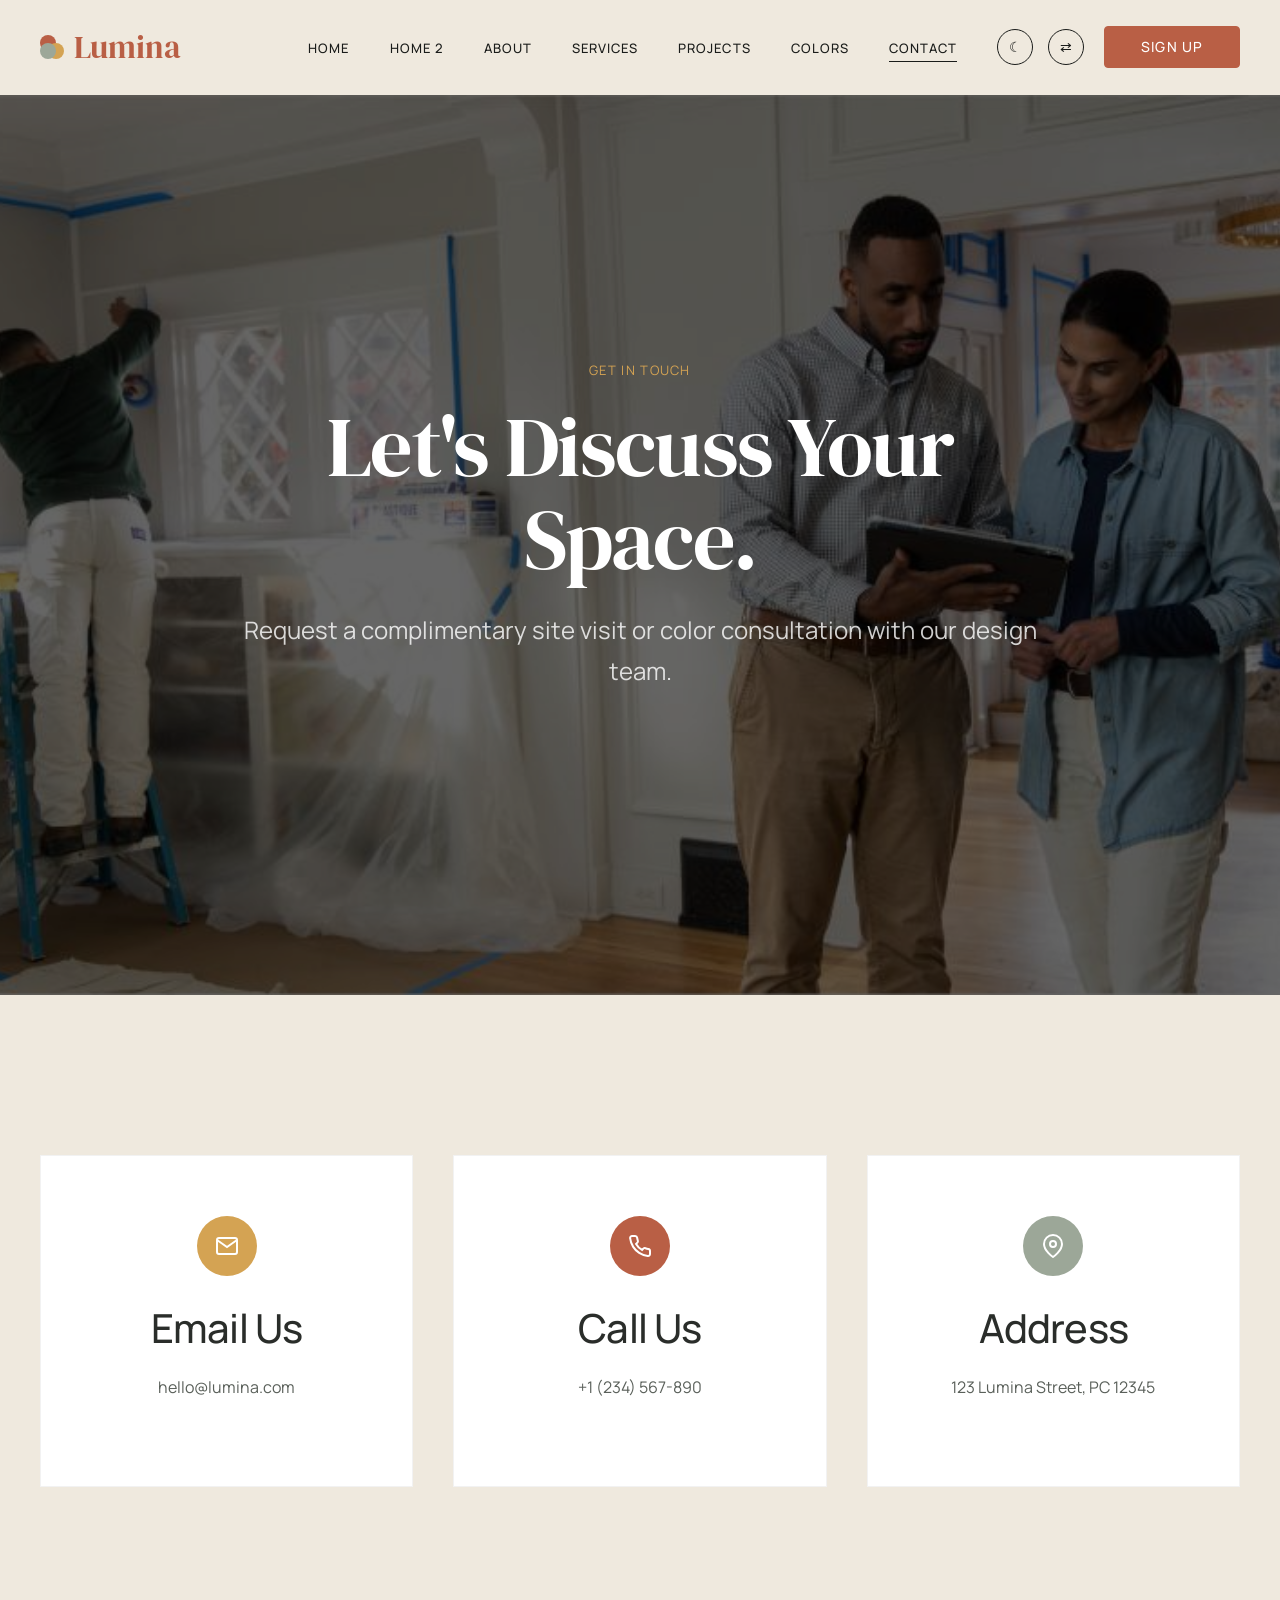
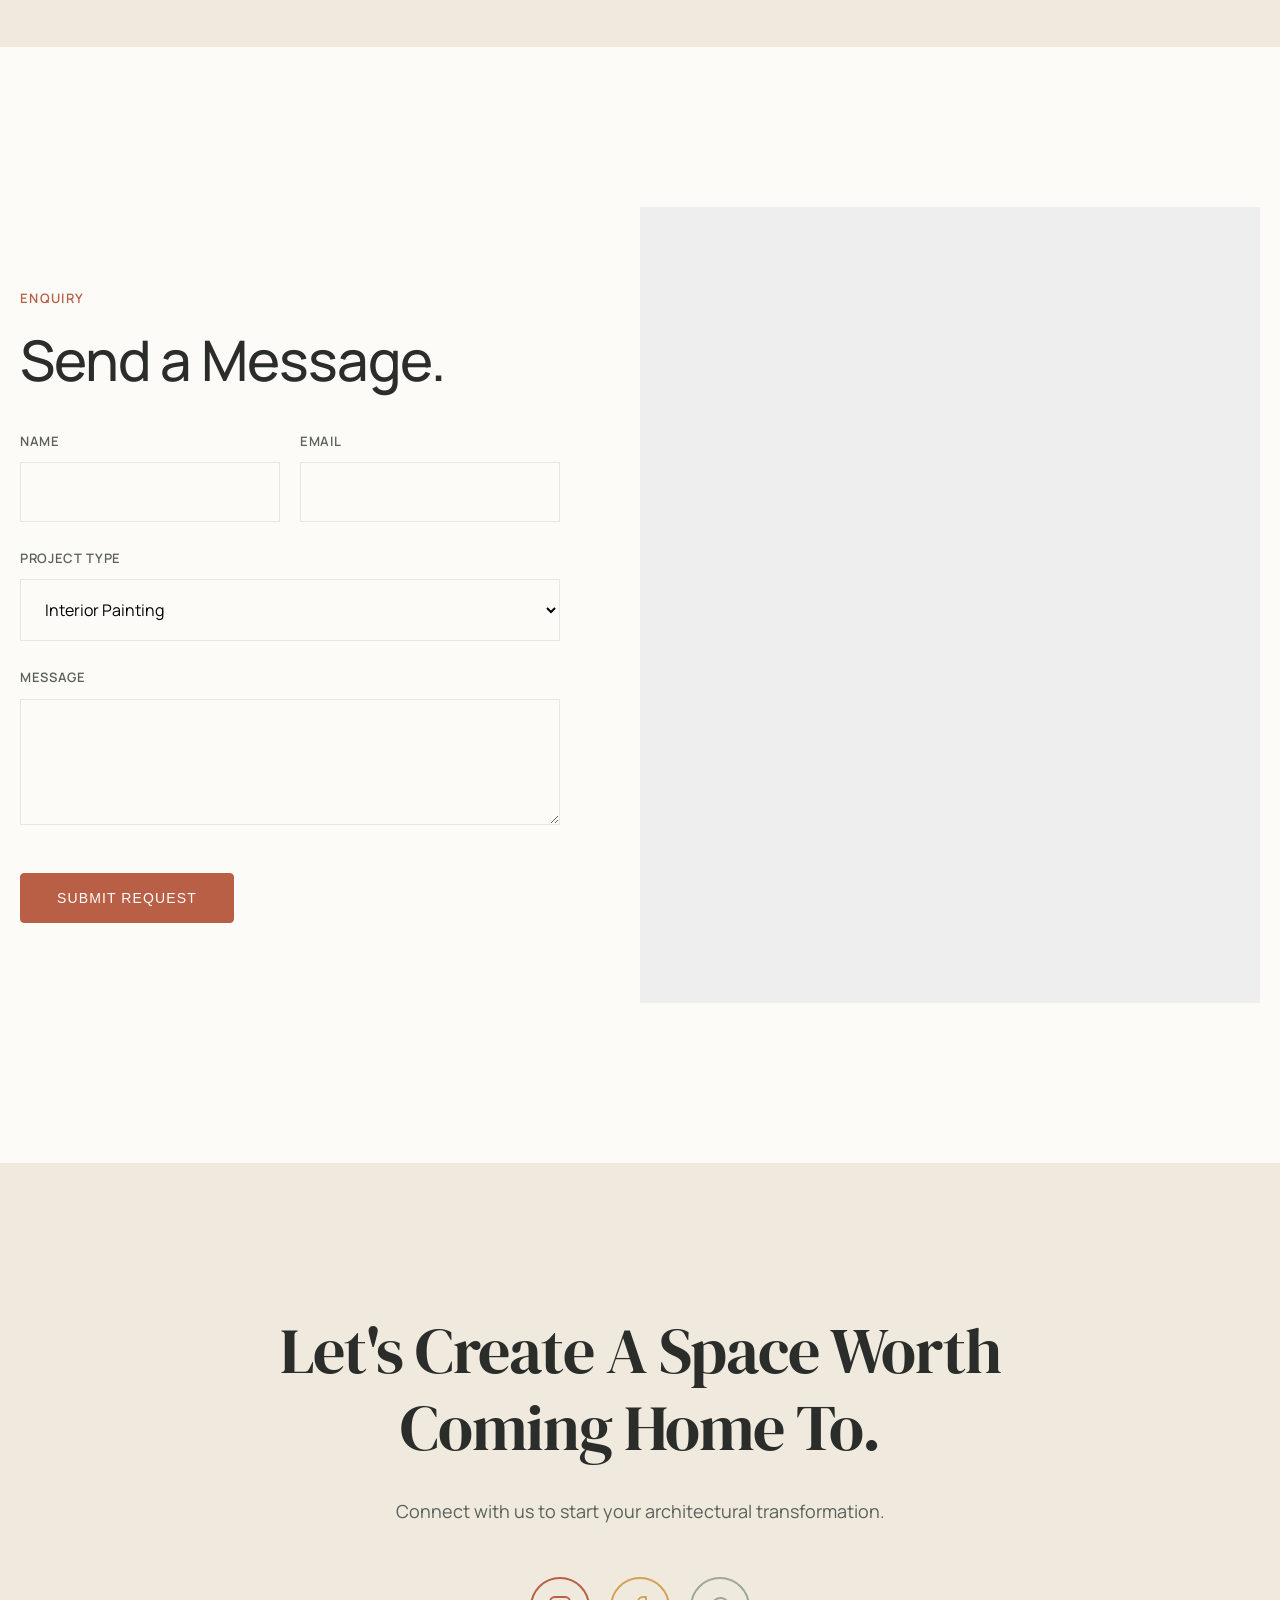
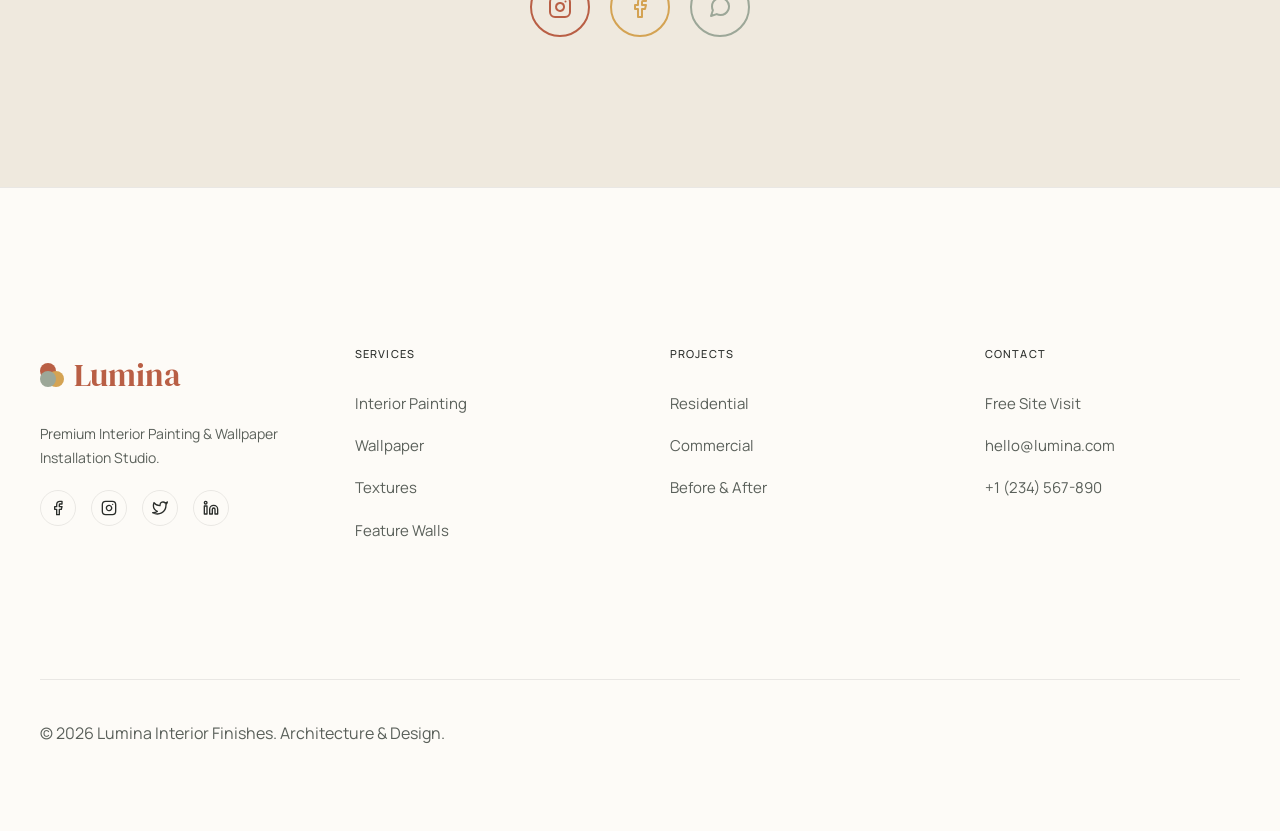
<file: contact.html>
<!DOCTYPE html>
<html lang="en" dir="ltr">

<head>
    <meta charset="UTF-8">
    <meta name="viewport" content="width=device-width, initial-scale=1.0">
    <meta name="description" content="Contact Lumina Interior Finishes. Request a site visit or color consultation.">
    <meta name="keywords" content="contact, interior painting quote, wallpaper consultation">
    <title>Contact Us | Lumina Interior Finishes</title>
    <link rel="icon" type="image/svg+xml"
        href="data:image/svg+xml,<svg xmlns='http://www.w3.org/2000/svg' viewBox='0 0 24 24'><circle cx='8' cy='8' r='8' fill='%23B95F45'/><circle cx='16' cy='16' r='8' fill='%23D4A353'/><circle cx='8' cy='16' r='8' fill='%239CA798'/></svg>">
    <link rel="stylesheet" href="assets/css/style.css">
    <link rel="stylesheet" href="assets/css/dark-mode.css">
    <link rel="stylesheet" href="assets/css/rtl.css">
</head>

<body>

    <!-- Navbar -->

    <!-- Navbar -->

    <!-- Navbar -->
    <nav class="navbar" id="navbar">
        <div class="container">
            <a href="index.html" class="nav-brand"
                style="display: flex; align-items: center; gap: 10px; color: var(--color-terracotta);">
                <svg width="24" height="24" viewBox="0 0 24 24" fill="none">
                    <circle cx="8" cy="8" r="8" fill="var(--color-terracotta)" />
                    <circle cx="16" cy="16" r="8" fill="var(--color-mustard)" />
                    <circle cx="8" cy="16" r="8" fill="var(--color-sage)" />
                </svg>
                Lumina
            </a>
            <button class="mobile-menu-toggle" aria-label="Toggle Menu">☰</button>
            <div class="nav-menu-wrapper">
                <ul class="nav-links">
                <li><a href="index.html" class="">Home</a></li>
                <li><a href="home-2.html" class="">Home 2</a></li>
                <li><a href="about.html" class="">About</a></li>
                <li><a href="services.html" class="">Services</a></li>
                <li><a href="projects.html" class="">Projects</a></li>
                <li><a href="colors.html" class="">Colors</a></li>
                <li><a href="contact.html" class="active">Contact</a></li>
            </ul>
            <div class="nav-actions" style="display: flex; align-items: center; gap: 20px;">
                <div style="display: flex; gap: 15px; align-items: center;">
                    <button class="theme-toggle" aria-label="Toggle Dark Mode"
                        style="background:transparent; border:1px solid currentColor; border-radius:50%; width:36px; height:36px; display:flex; align-items:center; justify-content:center; color:inherit; font-size:14px; cursor:pointer;">☾</button>
                    <button class="rtl-toggle" aria-label="Toggle RTL"
                        style="background:transparent; border:1px solid currentColor; border-radius:50%; width:36px; height:36px; display:flex; align-items:center; justify-content:center; color:inherit; font-size:14px; cursor:pointer;">⇄</button>
                </div>
                <div style="display: flex; align-items: stretch; height: 42px;">
                    <a href="register.html" class="btn">Sign
                        Up</a>
                </div>
            </div>
        </div>

        </div>
    </nav>




    <!-- SECTION 1: HERO (Bg Img) -->
    <section class="hero-color-life"
        style="background-color: var(--color-charcoal); background-image: url('assets/images/contact-hero.jpg'); background-size: cover; background-position: center; min-height: 80vh;">
        <div class="hero-tint-layer"></div>
        <div class="container" style="position: relative; z-index: 10;">
            <div class="hero-content-wrapper" style="color: white;">
                <span
                    style="text-transform: uppercase; letter-spacing: 0.1em; font-size: 13px; margin-bottom: 20px; display: block; color: var(--color-mustard);">GET
                    IN TOUCH</span>
                <h1>Let's Discuss Your Space.</h1>
                <p class="text-lead" style="color: rgba(255,255,255,0.8); margin-bottom: 40px;">Request a complimentary
                    site visit or color consultation with our design team.</p>
            </div>
        </div>
    </section>

    <!-- SECTION 2: CONTACT OPTIONS & SOCIAL (Interactive) -->
    <section class="section bg-cream">
        <div class="container">
            <div style="display: grid; grid-template-columns: repeat(3, 1fr); gap: 40px;">
                <div style="padding: 60px; background: white; border: 1px solid rgba(0,0,0,0.05); text-align: center;">
                    <div
                        style="width: 60px; height: 60px; border-radius: 50%; background: var(--color-mustard); display: flex; align-items: center; justify-content: center; margin: 0 auto 30px;">
                        <svg width="24" height="24" viewBox="0 0 24 24" fill="none" stroke="white" stroke-width="2">
                            <path d="M4 4h16c1.1 0 2 .9 2 2v12c0 1.1-.9 2-2 2H4c-1.1 0-2-.9-2-2V6c0-1.1.9-2 2-2z">
                            </path>
                            <polyline points="22,6 12,13 2,6"></polyline>
                        </svg>
                    </div>
                    <h3 style="color: var(--color-charcoal);">Email Us</h3>
                    <p style="color: var(--text-secondary);">hello@lumina.com</p>
                </div>
                <div style="padding: 60px; background: white; border: 1px solid rgba(0,0,0,0.05); text-align: center;">
                    <div
                        style="width: 60px; height: 60px; border-radius: 50%; background: var(--color-terracotta); display: flex; align-items: center; justify-content: center; margin: 0 auto 30px;">
                        <svg width="24" height="24" viewBox="0 0 24 24" fill="none" stroke="white" stroke-width="2">
                            <path
                                d="M22 16.92v3a2 2 0 0 1-2.18 2 19.79 19.79 0 0 1-8.63-3.07 19.5 19.5 0 0 1-6-6 19.79 19.79 0 0 1-3.07-8.67A2 2 0 0 1 4.11 2h3a2 2 0 0 1 2 1.72 12.84 12.84 0 0 0 .7 2.81 2 2 0 0 1-.45 2.11L8.09 9.91a16 16 0 0 0 6 6l1.27-1.27a2 2 0 0 1 2.11-.45 12.84 12.84 0 0 0 2.81.7A2 2 0 0 1 22 16.92z">
                            </path>
                        </svg>
                    </div>
                    <h3 style="color: var(--color-charcoal);">Call Us</h3>
                    <p style="color: var(--text-secondary);">+1 (234) 567-890</p>
                </div>
                <div style="padding: 60px; background: white; border: 1px solid rgba(0,0,0,0.05); text-align: center;">
                    <div
                        style="width: 60px; height: 60px; border-radius: 50%; background: var(--color-sage); display: flex; align-items: center; justify-content: center; margin: 0 auto 30px;">
                        <svg width="24" height="24" viewBox="0 0 24 24" fill="none" stroke="white" stroke-width="2">
                            <path d="M21 10c0 7-9 13-9 13s-9-6-9-13a9 9 0 0 1 18 0z"></path>
                            <circle cx="12" cy="10" r="3"></circle>
                        </svg>
                    </div>
                    <h3 style="color: var(--color-charcoal);">Address</h3>
                    <p style="color: var(--text-secondary);">123 Lumina Street, PC 12345</p>
                </div>
            </div>
        </div>
    </section>

    <!-- SECTION 3: ENQUIRY FORM -->
    <section class="section">
        <div class="split-editorial container" style="padding: 0; padding-left: 20px; padding-right: 20px;">
            <div style="padding: 80px 0; padding-right: 80px;">
                <span
                    style="color: var(--color-terracotta); font-weight: 600; letter-spacing: 0.1em; margin-bottom: 20px; display: block; font-size: 13px;">ENQUIRY</span>
                <h2 style="color: var(--color-charcoal); margin-bottom: 40px;">Send a Message.</h2>
                <form action="#" style="width: 100%;">
                    <div style="display: grid; grid-template-columns: 1fr 1fr; gap: 20px; margin-bottom: 25px;">
                        <div>
                            <label
                                style="display: block; font-size: 13px; font-weight: 600; letter-spacing: 0.05em; margin-bottom: 10px; color: var(--text-secondary); text-transform: uppercase;">Name</label>
                            <input type="text" required
                                style="width: 100%; padding: 18px 20px; border: 1px solid var(--border-color); background: var(--primary-bg); font-family: var(--font-primary); font-size: 16px; outline: none;">
                        </div>
                        <div>
                            <label
                                style="display: block; font-size: 13px; font-weight: 600; letter-spacing: 0.05em; margin-bottom: 10px; color: var(--text-secondary); text-transform: uppercase;">Email</label>
                            <input type="email" required
                                style="width: 100%; padding: 18px 20px; border: 1px solid var(--border-color); background: var(--primary-bg); font-family: var(--font-primary); font-size: 16px; outline: none;">
                        </div>
                    </div>
                    <div style="margin-bottom: 25px;">
                        <label
                            style="display: block; font-size: 13px; font-weight: 600; letter-spacing: 0.05em; margin-bottom: 10px; color: var(--text-secondary); text-transform: uppercase;">Project
                            Type</label>
                        <select
                            style="width: 100%; padding: 18px 20px; border: 1px solid var(--border-color); background: var(--primary-bg); font-family: var(--font-primary); font-size: 16px; outline: none;">
                            <option>Interior Painting</option>
                            <option>Wallpaper Installation</option>
                            <option>Texture Finish</option>
                            <option>Full Consultation</option>
                        </select>
                    </div>
                    <div style="margin-bottom: 40px;">
                        <label
                            style="display: block; font-size: 13px; font-weight: 600; letter-spacing: 0.05em; margin-bottom: 10px; color: var(--text-secondary); text-transform: uppercase;">Message</label>
                        <textarea rows="4"
                            style="width: 100%; padding: 18px 20px; border: 1px solid var(--border-color); background: var(--primary-bg); font-family: var(--font-primary); font-size: 16px; outline: none;"></textarea>
                    </div>
                    <button type="submit" class="btn">Submit
                        Request</button>
                </form>
            </div>
            <!-- SECTION 4: GOOGLE MAP -->
            <div style="height: 100%; min-height: 600px; background: #eee;">
                <iframe
                    src="https://www.google.com/maps/embed?pb=!1m18!1m12!1m3!1d193595.25280986968!2d-74.11976326168808!3d40.69766374868461!2m3!1f0!2f0!3f0!3m2!1i1024!2i768!4f13.1!3m3!1m2!1s0x89c24fa5d33f083b%3A0xc80b8f06e177fe62!2sNew%20York%2C%20NY!5e0!3m2!1sen!2sus!4v1700000000000!5m2!1sen!2sus"
                    width="100%" height="100%"
                    style="border:0; filter: grayscale(100%) contrast(1.2) sepia(10%) hue-rotate(5deg);"
                    allowfullscreen="" loading="lazy" referrerpolicy="no-referrer-when-downgrade"></iframe>
            </div>
        </div>
    </section>

    <!-- SECTION 5: CTA -->
    <section class="section text-center bg-cream" style="padding: 150px 0;">
        <div class="container">
            <h2 class="editorial-text" style="color: var(--color-charcoal);">Let's Create A Space Worth Coming Home To.
            </h2>
            <p style="color: var(--text-secondary); margin: 30px auto 50px; max-width: 600px; font-size: 18px;">Connect
                with us to start your architectural transformation.</p>
            <div style="display: flex; gap: 20px; justify-content: center;">
                <a href="#"
                    style="width: 60px; height: 60px; border-radius: 50%; border: 2px solid var(--color-terracotta); color: var(--color-terracotta); display: flex; align-items: center; justify-content: center; transition: all 0.3s ease;"
                    onmouseover="this.style.backgroundColor='var(--color-terracotta)'; this.style.color='white';"
                    onmouseout="this.style.backgroundColor='transparent'; this.style.color='var(--color-terracotta)';">
                    <svg width="24" height="24" viewBox="0 0 24 24" fill="none" stroke="currentColor" stroke-width="2"
                        stroke-linecap="round" stroke-linejoin="round">
                        <rect x="2" y="2" width="20" height="20" rx="5" ry="5"></rect>
                        <path d="M16 11.37A4 4 0 1 1 12.63 8 4 4 0 0 1 16 11.37z"></path>
                        <line x1="17.5" y1="6.5" x2="17.51" y2="6.5"></line>
                    </svg>
                </a>
                <a href="#"
                    style="width: 60px; height: 60px; border-radius: 50%; border: 2px solid var(--color-mustard); color: var(--color-mustard); display: flex; align-items: center; justify-content: center; transition: all 0.3s ease;"
                    onmouseover="this.style.backgroundColor='var(--color-mustard)'; this.style.color='white';"
                    onmouseout="this.style.backgroundColor='transparent'; this.style.color='var(--color-mustard)';">
                    <svg width="24" height="24" viewBox="0 0 24 24" fill="none" stroke="currentColor" stroke-width="2"
                        stroke-linecap="round" stroke-linejoin="round">
                        <path d="M18 2h-3a5 5 0 0 0-5 5v3H7v4h3v8h4v-8h3l1-4h-4V7a1 1 0 0 1 1-1h3z"></path>
                    </svg>
                </a>
                <a href="#"
                    style="width: 60px; height: 60px; border-radius: 50%; border: 2px solid var(--color-sage); color: var(--color-sage); display: flex; align-items: center; justify-content: center; transition: all 0.3s ease;"
                    onmouseover="this.style.backgroundColor='var(--color-sage)'; this.style.color='white';"
                    onmouseout="this.style.backgroundColor='transparent'; this.style.color='var(--color-sage)';">
                    <svg width="24" height="24" viewBox="0 0 24 24" fill="none" stroke="currentColor" stroke-width="2"
                        stroke-linecap="round" stroke-linejoin="round">
                        <path
                            d="M21 11.5a8.38 8.38 0 0 1-.9 3.8 8.5 8.5 0 0 1-7.6 4.7 8.38 8.38 0 0 1-3.8-.9L3 21l1.9-5.7a8.38 8.38 0 0 1-.9-3.8 8.5 8.5 0 0 1 4.7-7.6 8.38 8.38 0 0 1 3.8-.9h.5a8.48 8.48 0 0 1 8 8v.5z">
                        </path>
                    </svg>
                </a>
            </div>
        </div>
    </section>

    <footer class="footer"
        style="background-color: var(--primary-bg); color: var(--text-primary); border-top: 1px solid var(--border-color);">
        <div class="container">
            <div class="footer-grid">
                <div>
                    <a href="index.html" class="nav-brand"
                        style="display: flex; align-items: center; gap: 10px; margin-bottom: 20px; color: var(--color-terracotta);">
                        <svg width="24" height="24" viewBox="0 0 24 24" fill="none">
                            <circle cx="8" cy="8" r="8" fill="var(--color-terracotta)" />
                            <circle cx="16" cy="16" r="8" fill="var(--color-mustard)" />
                            <circle cx="8" cy="16" r="8" fill="var(--color-sage)" />
                        </svg>
                        Lumina
                    </a>
                    <p style="color: var(--text-secondary); font-size: 14px; margin-bottom: 20px;">Premium Interior
                        Painting & Wallpaper Installation Studio.</p>
                    <div style="display: flex; gap: 15px;">
                        <a href="#" class="social-icon">
                            <svg width="16" height="16" viewBox="0 0 24 24" fill="none" stroke="currentColor" stroke-width="2" stroke-linecap="round" stroke-linejoin="round"><path d="M18 2h-3a5 5 0 0 0-5 5v3H7v4h3v8h4v-8h3l1-4h-4V7a1 1 0 0 1 1-1h3z"></path></svg>
                        </a>
                        <a href="#" class="social-icon">
                            <svg width="16" height="16" viewBox="0 0 24 24" fill="none" stroke="currentColor" stroke-width="2" stroke-linecap="round" stroke-linejoin="round"><rect x="2" y="2" width="20" height="20" rx="5" ry="5"></rect><path d="M16 11.37A4 4 0 1 1 12.63 8 4 4 0 0 1 16 11.37z"></path><line x1="17.5" y1="6.5" x2="17.51" y2="6.5"></line></svg>
                        </a>
                        <a href="#" class="social-icon">
                            <svg width="16" height="16" viewBox="0 0 24 24" fill="none" stroke="currentColor" stroke-width="2" stroke-linecap="round" stroke-linejoin="round"><path d="M23 3a10.9 10.9 0 0 1-3.14 1.53 4.48 4.48 0 0 0-7.86 3v1A10.66 10.66 0 0 1 3 4s-4 9 5 13a11.64 11.64 0 0 1-7 2c9 5 20 0 20-11.5a4.5 4.5 0 0 0-.08-.83A7.72 7.72 0 0 0 23 3z"></path></svg>
                        </a>
                        <a href="#" class="social-icon">
                            <svg width="16" height="16" viewBox="0 0 24 24" fill="none" stroke="currentColor" stroke-width="2" stroke-linecap="round" stroke-linejoin="round"><path d="M16 8a6 6 0 0 1 6 6v7h-4v-7a2 2 0 0 0-2-2 2 2 0 0 0-2 2v7h-4v-7a6 6 0 0 1 6-6z"></path><rect x="2" y="9" width="4" height="12"></rect><circle cx="4" cy="4" r="2"></circle></svg>
                        </a>
                    </div>
                    
                </div>
                <div>
                    <h4 style="color: var(--color-charcoal);">Services</h4>
                    <ul class="footer-links">
                        <li><a href="services.html" style="color: var(--text-secondary);"
                                onmouseover="this.style.color='var(--color-terracotta)'"
                                onmouseout="this.style.color='var(--text-secondary)'">Interior Painting</a></li>
                        <li><a href="services.html" style="color: var(--text-secondary);"
                                onmouseover="this.style.color='var(--color-terracotta)'"
                                onmouseout="this.style.color='var(--text-secondary)'">Wallpaper</a></li>
                        <li><a href="services.html" style="color: var(--text-secondary);"
                                onmouseover="this.style.color='var(--color-terracotta)'"
                                onmouseout="this.style.color='var(--text-secondary)'">Textures</a></li>
                        <li><a href="services.html" style="color: var(--text-secondary);"
                                onmouseover="this.style.color='var(--color-terracotta)'"
                                onmouseout="this.style.color='var(--text-secondary)'">Feature Walls</a></li>
                    </ul>
                </div>
                <div>
                    <h4 style="color: var(--color-charcoal);">Projects</h4>
                    <ul class="footer-links">
                        <li><a href="projects.html" style="color: var(--text-secondary);"
                                onmouseover="this.style.color='var(--color-mustard)'"
                                onmouseout="this.style.color='var(--text-secondary)'">Residential</a></li>
                        <li><a href="projects.html" style="color: var(--text-secondary);"
                                onmouseover="this.style.color='var(--color-mustard)'"
                                onmouseout="this.style.color='var(--text-secondary)'">Commercial</a></li>
                        <li><a href="projects.html" style="color: var(--text-secondary);"
                                onmouseover="this.style.color='var(--color-mustard)'"
                                onmouseout="this.style.color='var(--text-secondary)'">Before & After</a></li>
                    </ul>
                </div>
                <div>
                    <h4 style="color: var(--color-charcoal);">Contact</h4>
                    <ul class="footer-links">
                        <li><a href="contact.html" style="color: var(--text-secondary);"
                                onmouseover="this.style.color='var(--color-sage)'"
                                onmouseout="this.style.color='var(--text-secondary)'">Free Site Visit</a></li>
                        <li><a href="mailto:hello@lumina.com" style="color: var(--text-secondary);"
                                onmouseover="this.style.color='var(--color-sage)'"
                                onmouseout="this.style.color='var(--text-secondary)'">hello@lumina.com</a></li>
                        <li><a href="tel:+1234567890" style="color: var(--text-secondary);"
                                onmouseover="this.style.color='var(--color-sage)'"
                                onmouseout="this.style.color='var(--text-secondary)'">+1 (234) 567-890</a></li>
                    </ul>
                </div>
            </div>
            <div class="footer-bottom" style="border-top: 1px solid var(--border-color); color: var(--text-secondary);">
                <p>© 2026 Lumina Interior Finishes. Architecture & Design.</p>
            </div>
        </div>
    </footer>
    
    <script src="assets/js/main.js"></script>
    <script>
        const nav = document.querySelector('.navbar');
        window.addEventListener('scroll', () => {
            if (window.scrollY > 50) { nav.classList.add('scrolled'); } else { nav.classList.remove('scrolled'); }
        });
    </script>
<button id="scrollTopBtn" class="scroll-top-btn" aria-label="Scroll to top">
        <svg width="24" height="24" viewBox="0 0 24 24" fill="none" stroke="currentColor" stroke-width="2" stroke-linecap="round" stroke-linejoin="round"><path d="M12 19V5M5 12l7-7 7 7"/></svg>
    </button>
</body>

</html>
</file>
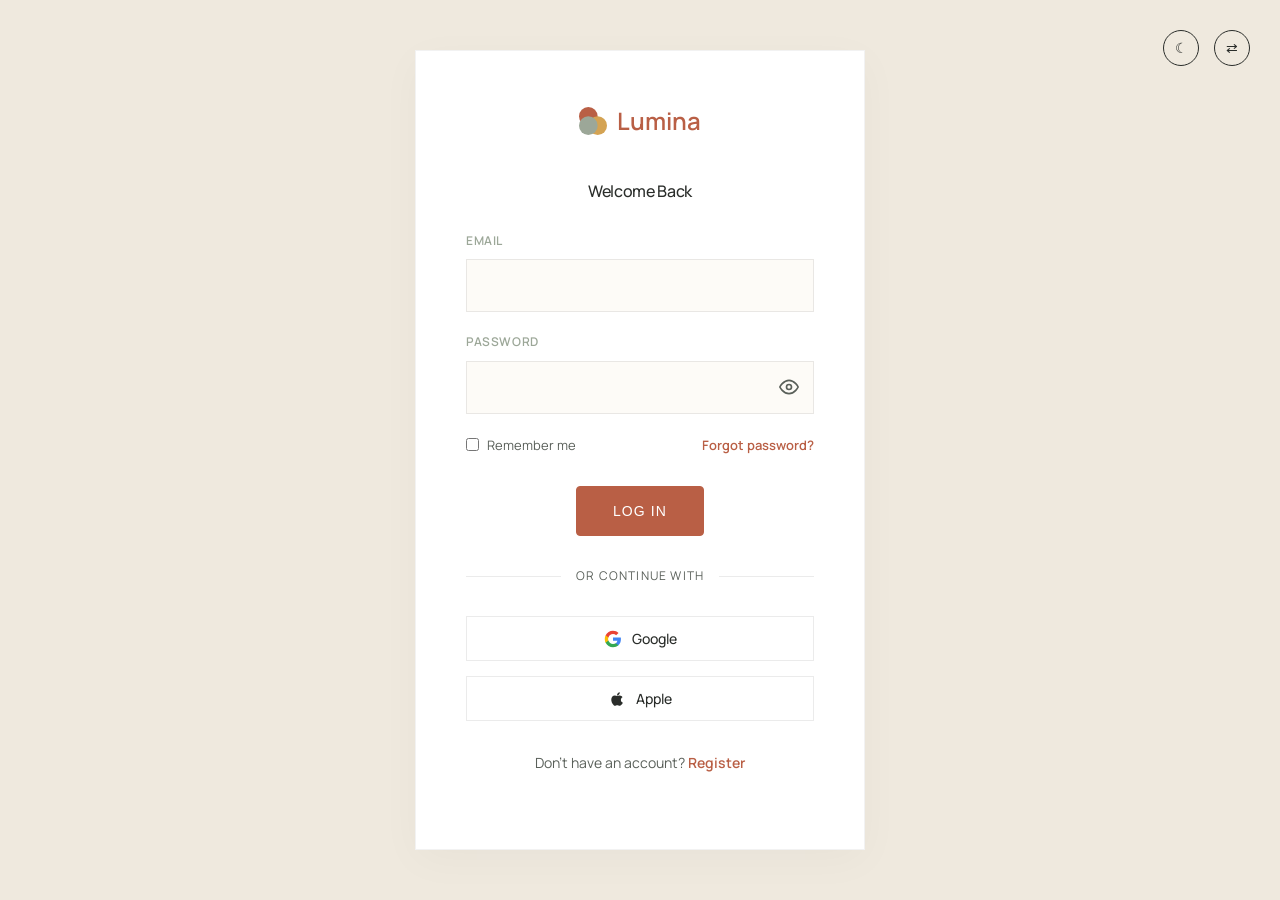
<file: login.html>
<!DOCTYPE html>
<html lang="en" dir="ltr">
<head>
    <meta charset="UTF-8">
    <meta name="viewport" content="width=device-width, initial-scale=1.0">
    <title>Log In | Lumina Interior Finishes</title>
    <link rel="icon" type="image/svg+xml" href="data:image/svg+xml,<svg xmlns='http://www.w3.org/2000/svg' viewBox='0 0 24 24'><circle cx='8' cy='8' r='8' fill='%23B95F45'/><circle cx='16' cy='16' r='8' fill='%23D4A353'/><circle cx='8' cy='16' r='8' fill='%239CA798'/></svg>">
    <link rel="stylesheet" href="assets/css/style.css">
    <link rel="stylesheet" href="assets/css/dark-mode.css">
    <link rel="stylesheet" href="assets/css/rtl.css">
    <style>
        .auth-container { min-height: 100vh; position: relative; display: flex; align-items: center; justify-content: center; }
        .top-right-actions { position: absolute; top: 30px; right: 30px; z-index: 10; display: flex; gap: 15px; }
        [dir="rtl"] .top-right-actions { right: auto; left: 30px; }
        .auth-card { background: white; padding: 50px; width: 100%; max-width: 450px; border: 1px solid rgba(0,0,0,0.05); box-shadow: 0 10px 40px rgba(0,0,0,0.03); }
        .auth-input-wrapper { position: relative; margin-bottom: 20px; }
        .auth-input { width: 100%; padding: 15px 20px; border: 1px solid var(--border-color); background: var(--primary-bg); font-family: var(--font-primary); font-size: 15px; outline: none; }
        .auth-input.has-icon { padding-right: 50px; }
        [dir="rtl"] .auth-input.has-icon { padding-right: 20px; padding-left: 50px; }
        .pwd-toggle { position: absolute; right: 15px; top: 50%; transform: translateY(-50%); background: none; border: none; cursor: pointer; color: var(--text-secondary); display: flex; align-items: center; justify-content: center; }
        [dir="rtl"] .pwd-toggle { right: auto; left: 15px; }
        .social-btn { width: 100%; padding: 12px; border: 1px solid var(--border-color); background: transparent; color: var(--color-charcoal); font-family: var(--font-primary); font-size: 14px; font-weight: 500; cursor: pointer; transition: all 0.3s ease; display: flex; align-items: center; justify-content: center; gap: 10px; margin-bottom: 15px; }
        .social-btn:hover { background: var(--color-warm-cream); border-color: var(--color-terracotta); color: var(--color-terracotta); }
        .divider { display: flex; align-items: center; text-align: center; margin: 30px 0; color: var(--text-secondary); font-size: 12px; text-transform: uppercase; letter-spacing: 0.1em; }
        .divider::before, .divider::after { content: ''; flex: 1; border-bottom: 1px solid var(--border-color); }
        .divider::before { margin-right: 15px; }
        .divider::after { margin-left: 15px; }
        .hover-underline { text-decoration: none; color: var(--color-terracotta); font-weight: 600; }
        .hover-underline:hover { text-decoration: underline; }
    </style>
</head>
<body class="bg-cream">
    <div class="auth-container">
        <div class="top-right-actions mobile-auth-toggles">
            <button class="theme-toggle" aria-label="Toggle Dark Mode" style="background:transparent; border:1px solid currentColor; border-radius:50%; width:36px; height:36px; display:flex; align-items:center; justify-content:center; color:var(--color-charcoal); font-size:14px; cursor:pointer;">☾</button>
            <button class="rtl-toggle" aria-label="Toggle RTL" style="background:transparent; border:1px solid currentColor; border-radius:50%; width:36px; height:36px; display:flex; align-items:center; justify-content:center; color:var(--color-charcoal); font-size:14px; cursor:pointer;">⇄</button>
        </div>

        <div class="auth-card">
            <div style="text-align: center; margin-bottom: 40px;">
                <a href="index.html" style="display: inline-flex; align-items: center; gap: 10px; color: var(--color-terracotta); text-decoration: none;">
                    <svg width="28" height="28" viewBox="0 0 24 24" fill="none">
                        <circle cx="8" cy="8" r="8" fill="var(--color-terracotta)"/>
                        <circle cx="16" cy="16" r="8" fill="var(--color-mustard)"/>
                        <circle cx="8" cy="16" r="8" fill="var(--color-sage)"/>
                    </svg>
                    <span style="font-size: 24px; font-weight: 600; font-family: var(--font-primary);">Lumina</span>
                </a>
            </div>
            
            <h4 style="text-align: center; margin-bottom: 30px; color: var(--color-charcoal);">Welcome Back</h4>
            
            <form action="dashboard.html">
                <div class="auth-input-wrapper">
                    <label style="display: block; font-size: 12px; font-weight: 600; letter-spacing: 0.05em; margin-bottom: 8px; color: var(--color-sage); text-transform: uppercase;">Email</label>
                    <input type="email" class="auth-input" required>
                </div>
                <div>
                    <label style="display: block; font-size: 12px; font-weight: 600; letter-spacing: 0.05em; margin-bottom: 8px; color: var(--color-sage); text-transform: uppercase;">Password</label>
                    <div class="auth-input-wrapper">
                        <input type="password" class="auth-input has-icon" id="loginPassword" required>
                        <button type="button" class="pwd-toggle" onclick="togglePassword('loginPassword', this)">
                            <svg width="20" height="20" viewBox="0 0 24 24" fill="none" stroke="currentColor" stroke-width="2" stroke-linecap="round" stroke-linejoin="round" class="eye-icon"><path class="eye-path" d="M1 12s4-8 11-8 11 8 11 8-4 8-11 8-11-8-11-8z"></path><circle class="eye-circle" cx="12" cy="12" r="3"></circle></svg>
                        </button>
                    </div>
                </div>
                
                <div style="display: flex; justify-content: space-between; align-items: center; margin-bottom: 30px; font-size: 13px;">
                    <label style="display: flex; align-items: center; gap: 8px; color: var(--text-secondary); cursor: pointer;">
                        <input type="checkbox"> Remember me
                    </label>
                    <a href="#" class="hover-underline">Forgot password?</a>
                </div>
                
                <div style="text-align: center;">
                    <button type="submit" class="btn">Log In</button>
                </div>
                
                <div class="divider">or continue with</div>
                
                <button type="button" class="social-btn">
                    <svg width="18" height="18" viewBox="0 0 24 24" xmlns="http://www.w3.org/2000/svg"><path d="M22.56 12.25c0-.78-.07-1.53-.2-2.25H12v4.26h5.92c-.26 1.37-1.04 2.53-2.21 3.31v2.77h3.57c2.08-1.92 3.28-4.74 3.28-8.09z" fill="#4285F4"/><path d="M12 23c2.97 0 5.46-.98 7.28-2.66l-3.57-2.77c-.98.66-2.23 1.06-3.71 1.06-2.86 0-5.29-1.93-6.16-4.53H2.18v2.84C3.99 20.53 7.7 23 12 23z" fill="#34A853"/><path d="M5.84 14.09c-.22-.66-.35-1.36-.35-2.09s.13-1.43.35-2.09V7.07H2.18C1.43 8.55 1 10.22 1 12s.43 3.45 1.18 4.93l2.85-2.22.81-.62z" fill="#FBBC05"/><path d="M12 5.38c1.62 0 3.06.56 4.21 1.64l3.15-3.15C17.45 2.09 14.97 1 12 1 7.7 1 3.99 3.47 2.18 7.07l3.66 2.84c.87-2.6 3.3-4.53 6.16-4.53z" fill="#EA4335"/></svg>
                    Google
                </button>
                <button type="button" class="social-btn">
                    <svg width="18" height="18" viewBox="0 0 24 24" fill="currentColor" xmlns="http://www.w3.org/2000/svg"><path d="M17.05 20.28c-.98.95-2.05.8-3.08.35-1.09-.46-2.09-.48-3.24 0-1.44.62-2.2.44-3.06-.35C2.79 15.25 3.51 7.59 9.05 7.31c1.35.07 2.29.74 3.08.8 1.18-.24 2.31-.93 3.57-.84 1.51.15 2.95.97 3.67 2.31-3.23 1.83-2.68 6.2.51 7.42-.71 1.34-1.53 2.58-2.83 3.28zM12.03 7.25c-.15-2.23 1.66-4.07 3.74-4.25.29 2.58-2.34 4.5-3.74 4.25z"/></svg>
                    Apple
                </button>
            </form>
            
            <p style="text-align: center; margin-top: 30px; font-size: 14px; color: var(--text-secondary);">
                Don't have an account? <a href="register.html" class="hover-underline">Register</a>
            </p>
        </div>
    </div>
    <script src="assets/js/main.js"></script>
    <script>
        function togglePassword(inputId, btnElement) {
            const input = document.getElementById(inputId);
            const path = btnElement.querySelector('.eye-path');
            const circle = btnElement.querySelector('.eye-circle');
            
            if (input.type === 'password') {
                input.type = 'text';
                path.setAttribute('d', 'M17.94 17.94A10.07 10.07 0 0 1 12 20c-7 0-11-8-11-8a18.45 18.45 0 0 1 5.06-5.94M9.9 4.24A9.12 9.12 0 0 1 12 4c7 0 11 8 11 8a18.5 18.5 0 0 1-2.16 3.19m-6.72-1.07a3 3 0 1 1-4.24-4.24');
                circle.setAttribute('display', 'none');
                
                // Add the slash line
                const slash = document.createElementNS('http://www.w3.org/2000/svg', 'line');
                slash.setAttribute('x1', '1');
                slash.setAttribute('y1', '1');
                slash.setAttribute('x2', '23');
                slash.setAttribute('y2', '23');
                slash.classList.add('eye-slash-line');
                btnElement.querySelector('svg').appendChild(slash);
            } else {
                input.type = 'password';
                path.setAttribute('d', 'M1 12s4-8 11-8 11 8 11 8-4 8-11 8-11-8-11-8z');
                circle.setAttribute('display', 'block');
                
                // Remove the slash line
                const slash = btnElement.querySelector('.eye-slash-line');
                if (slash) slash.remove();
            }
        }
    </script>
<button id="scrollTopBtn" class="scroll-top-btn" aria-label="Scroll to top">
        <svg width="24" height="24" viewBox="0 0 24 24" fill="none" stroke="currentColor" stroke-width="2" stroke-linecap="round" stroke-linejoin="round"><path d="M12 19V5M5 12l7-7 7 7"/></svg>
    </button>
</body>
</html>
</file>
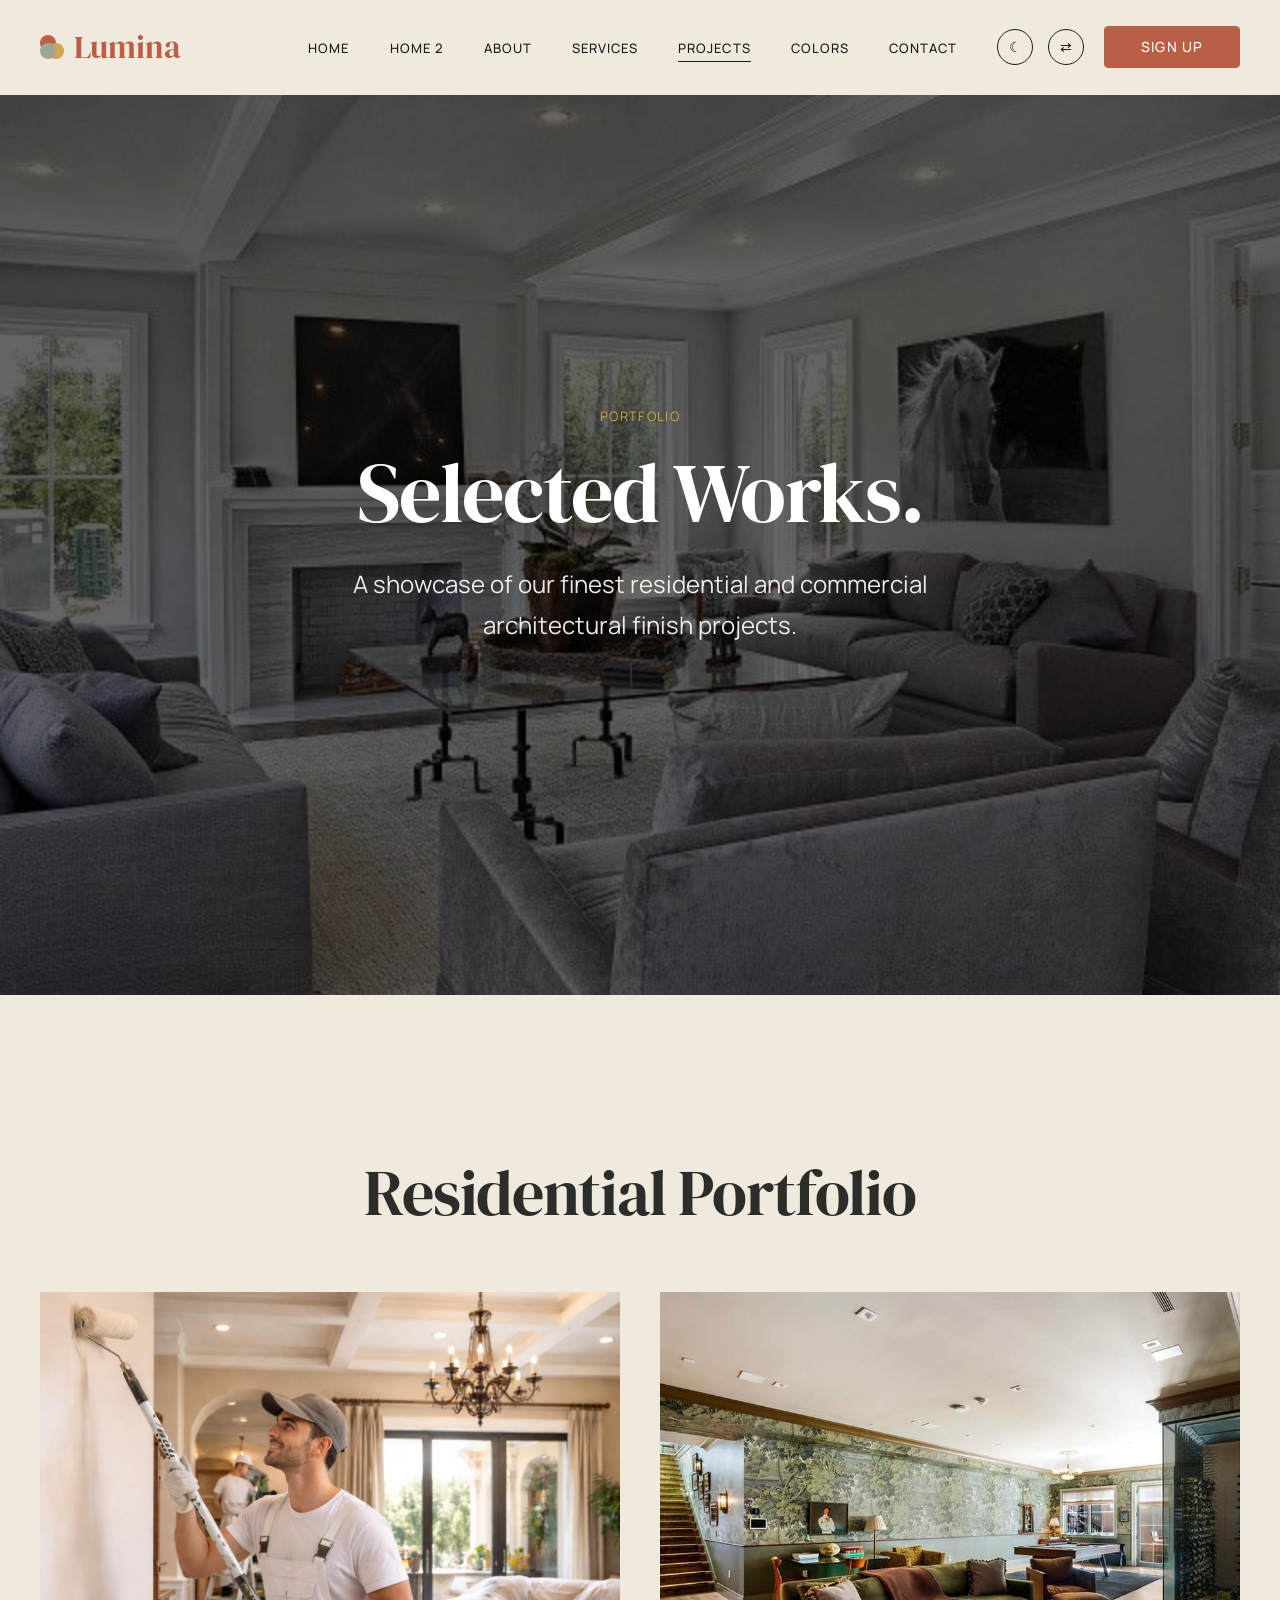
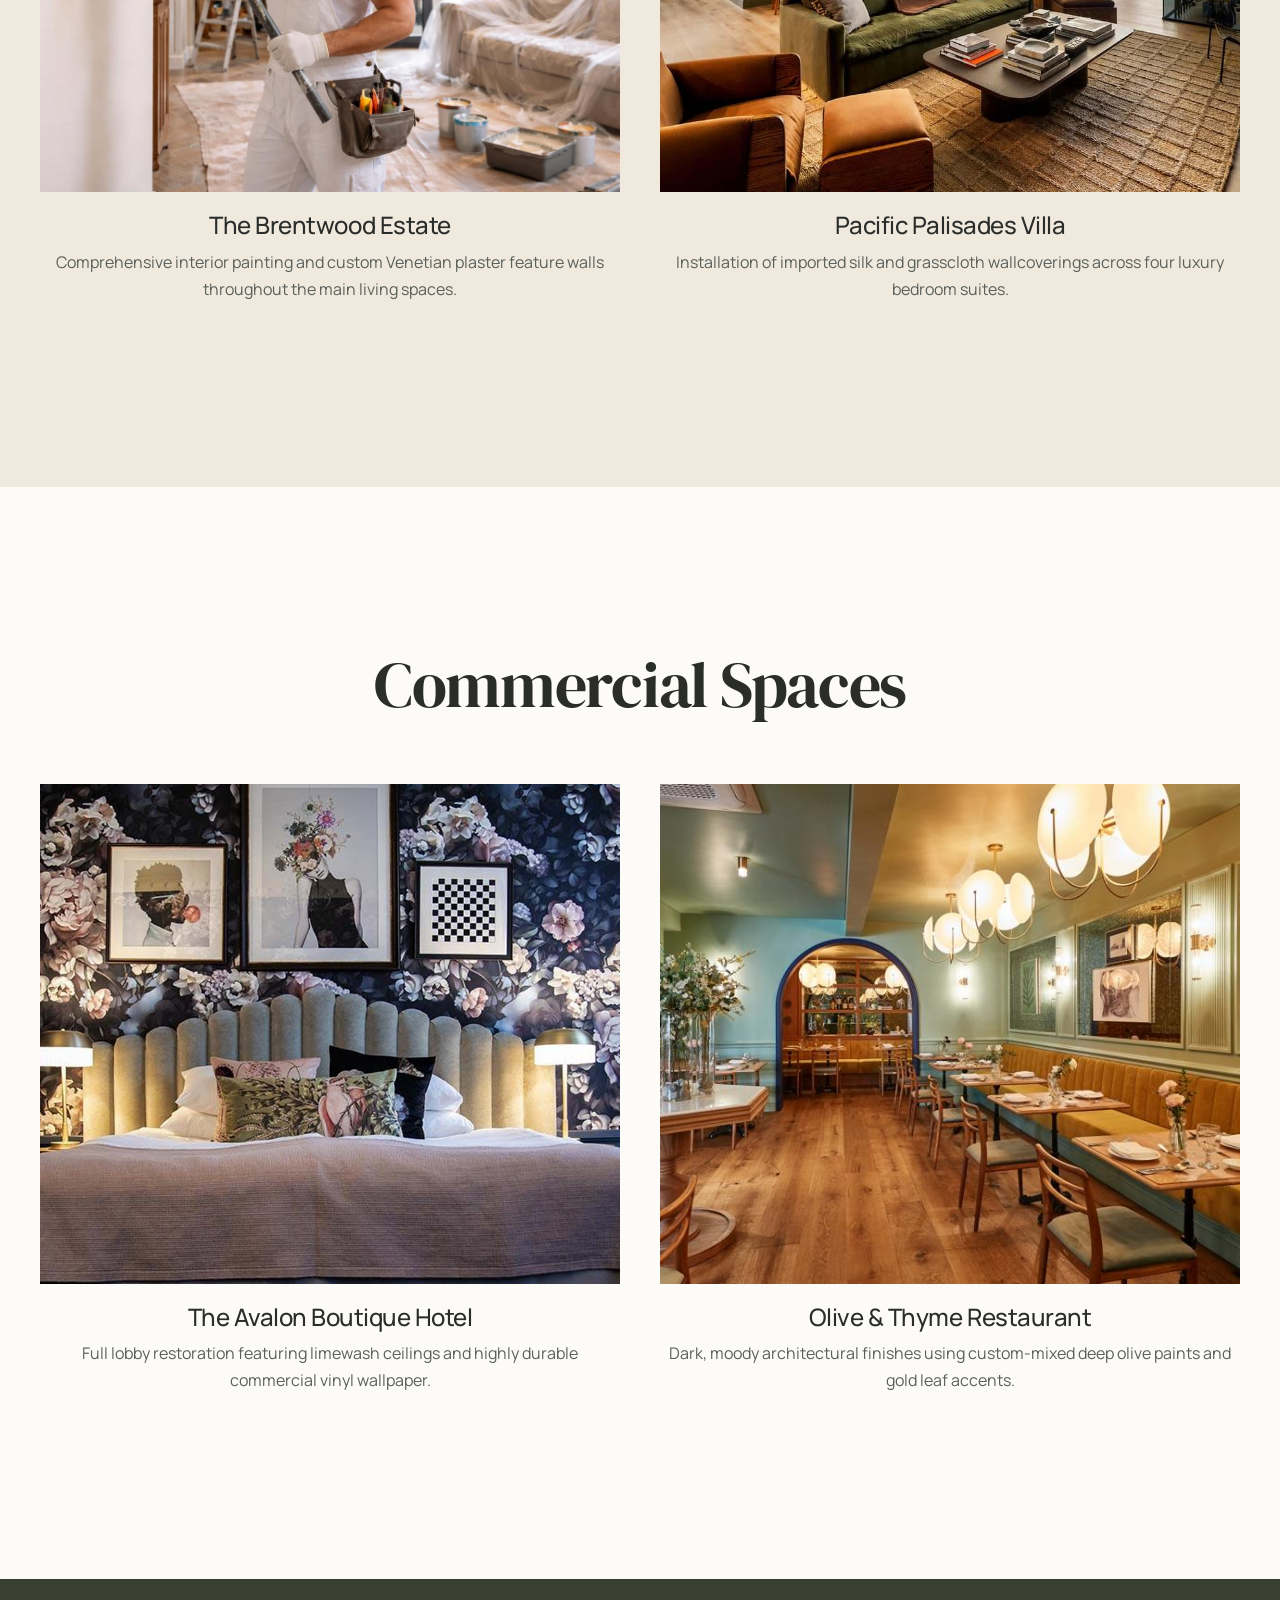
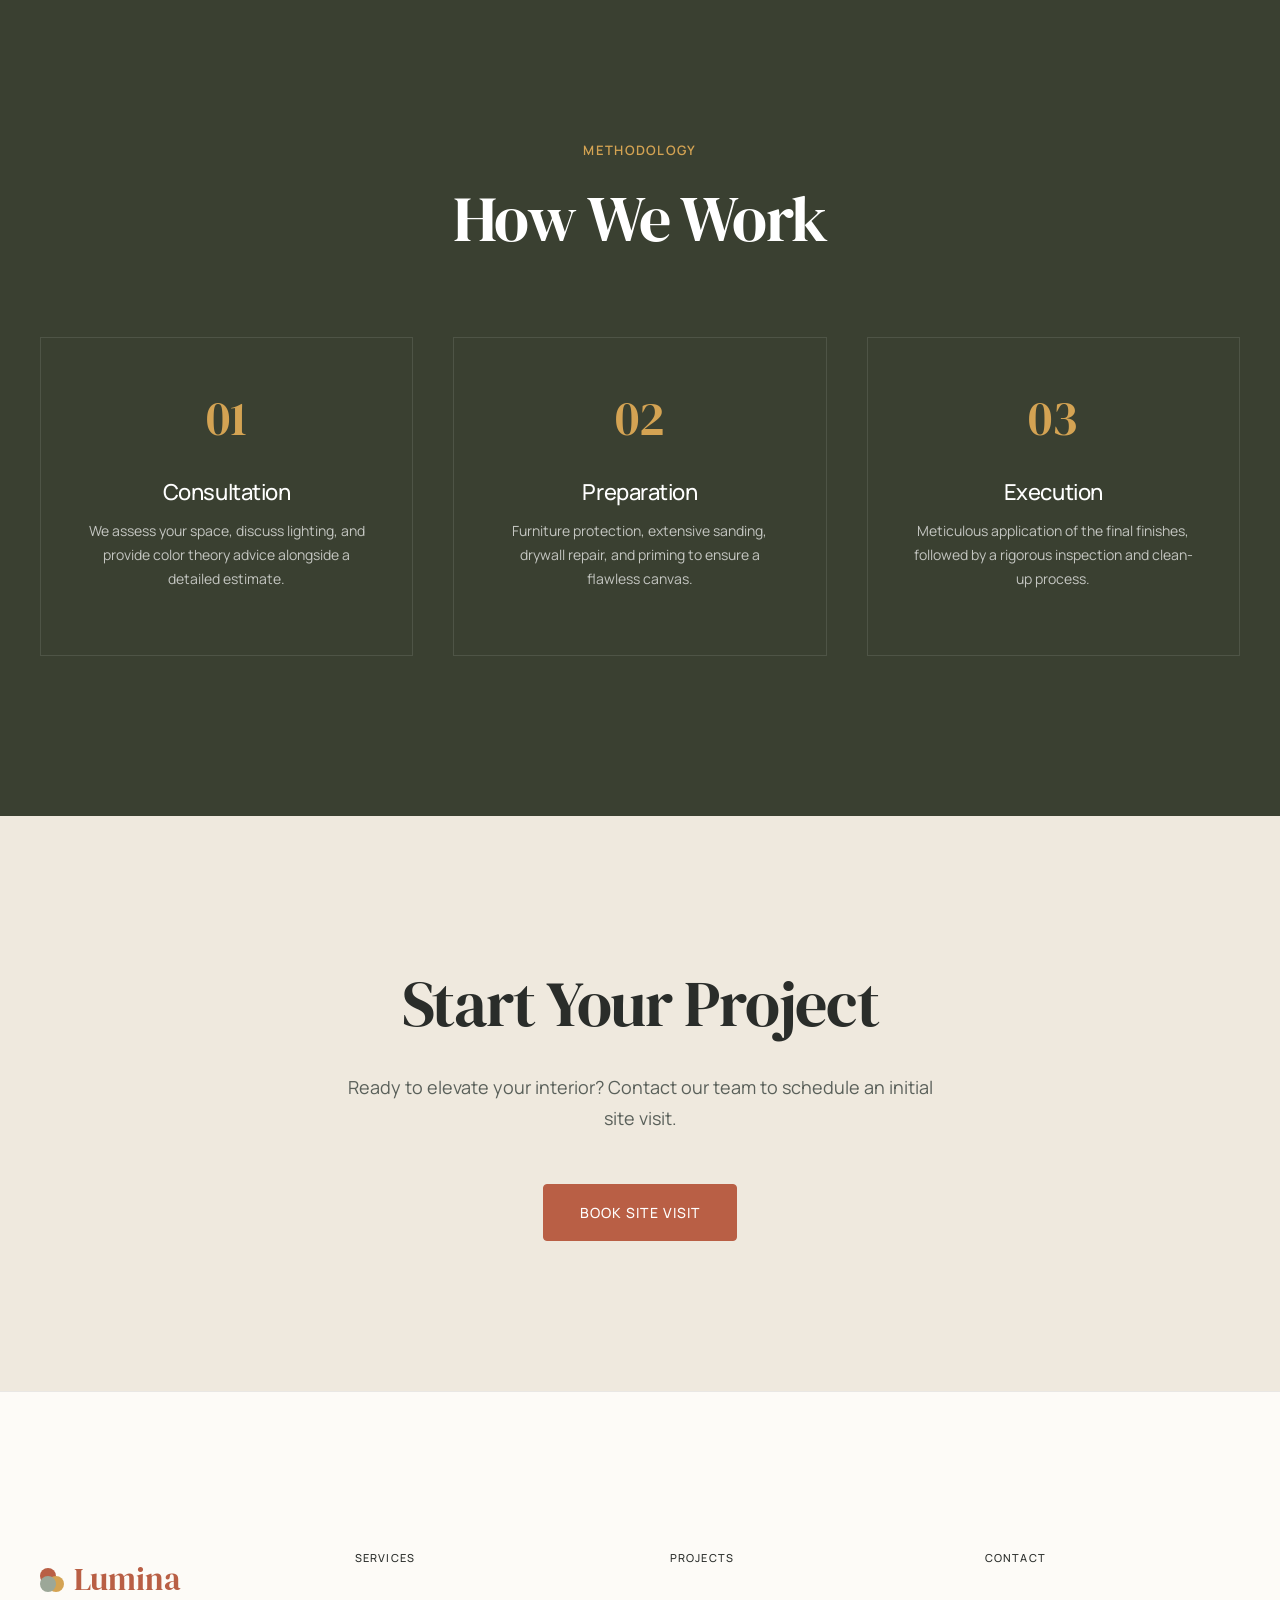
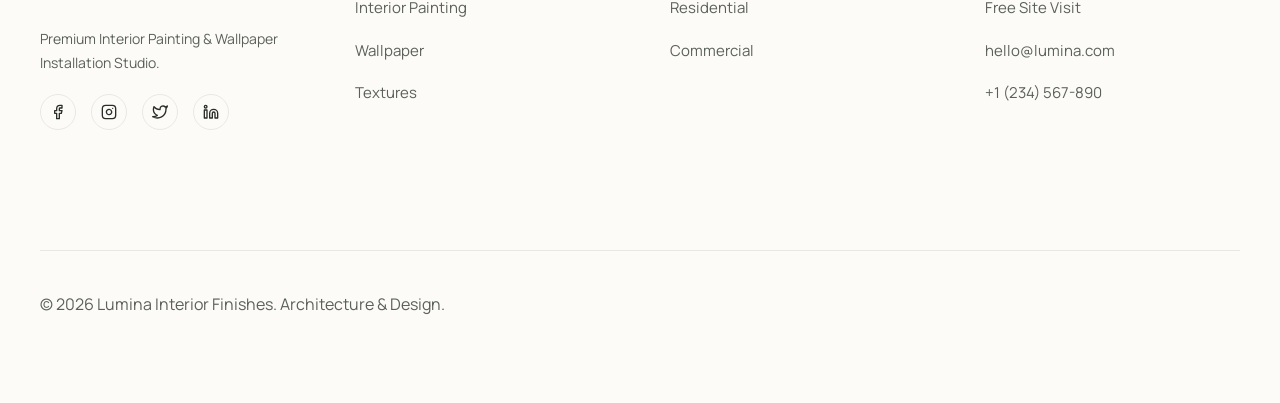
<file: projects.html>
<!DOCTYPE html>
<html lang="en" dir="ltr">

<head>
    <meta charset="UTF-8">
    <meta name="viewport" content="width=device-width, initial-scale=1.0">
    <title>Projects | Lumina Interior Finishes</title>
    <link rel="icon" type="image/svg+xml"
        href="data:image/svg+xml,<svg xmlns='http://www.w3.org/2000/svg' viewBox='0 0 24 24'><circle cx='8' cy='8' r='8' fill='%23B95F45'/><circle cx='16' cy='16' r='8' fill='%23D4A353'/><circle cx='8' cy='16' r='8' fill='%239CA798'/></svg>">
    <link rel="stylesheet" href="assets/css/style.css">
    <link rel="stylesheet" href="assets/css/dark-mode.css">
    <link rel="stylesheet" href="assets/css/rtl.css">
</head>

<body>
    <!-- Navbar -->
    <nav class="navbar" id="navbar">
        <div class="container">
            <a href="index.html" class="nav-brand"
                style="display: flex; align-items: center; gap: 10px; color: var(--color-terracotta);">
                <svg width="24" height="24" viewBox="0 0 24 24" fill="none">
                    <circle cx="8" cy="8" r="8" fill="var(--color-terracotta)" />
                    <circle cx="16" cy="16" r="8" fill="var(--color-mustard)" />
                    <circle cx="8" cy="16" r="8" fill="var(--color-sage)" />
                </svg>
                Lumina
            </a>
            <button class="mobile-menu-toggle" aria-label="Toggle Menu">☰</button>
            <div class="nav-menu-wrapper">
                <ul class="nav-links">
                    <li><a href="index.html">Home</a></li>
                    <li><a href="home-2.html">Home 2</a></li>
                    <li><a href="about.html">About</a></li>
                    <li><a href="services.html">Services</a></li>
                    <li><a href="projects.html" class="active">Projects</a></li>
                    <li><a href="colors.html">Colors</a></li>
                    <li><a href="contact.html">Contact</a></li>
                </ul>
                <div class="nav-actions" style="display: flex; align-items: center; gap: 20px;">
                    <div style="display: flex; gap: 15px; align-items: center;">
                        <button class="theme-toggle" aria-label="Toggle Dark Mode"
                            style="background:transparent; border:1px solid currentColor; border-radius:50%; width:36px; height:36px; display:flex; align-items:center; justify-content:center; color:inherit; font-size:14px; cursor:pointer;">☾</button>
                        <button class="rtl-toggle" aria-label="Toggle RTL"
                            style="background:transparent; border:1px solid currentColor; border-radius:50%; width:36px; height:36px; display:flex; align-items:center; justify-content:center; color:inherit; font-size:14px; cursor:pointer;">⇄</button>
                    </div>
                    <div style="display: flex; align-items: stretch; height: 42px;">
                        <a href="register.html" class="btn">Sign
                            Up</a>
                    </div>
                </div>
            </div>

        </div>
    </nav>

    <!-- SECTION 1: HERO -->
    <section class="hero-color-life"
        style="background-color: var(--color-sage); background-image: url('assets/images/project-hero.jpg'); background-size: cover; background-position: center; min-height: 80vh;">
        <div class="hero-tint-layer"></div>
        <div class="container" style="position: relative; z-index: 10;">
            <div class="hero-content-wrapper" style="color: white;">
                <span
                    style="text-transform: uppercase; letter-spacing: 0.1em; font-size: 13px; margin-bottom: 20px; display: block; color: var(--color-mustard);">PORTFOLIO</span>
                <h1>Selected Works.</h1>
                <p class="text-lead" style="color: rgba(255,255,255,0.9); margin-bottom: 40px; max-width: 600px;">A
                    showcase of our finest residential and commercial architectural finish projects.</p>
            </div>
        </div>
    </section>

    <!-- SECTION 2: RESIDENTIAL PROJECTS -->
    <section class="section bg-cream">
        <div class="container">
            <h2 class="editorial-text" style="margin-bottom: 60px; color: var(--color-charcoal); text-align: center;">
                Residential Portfolio
            </h2>

            <div style="display: grid; grid-template-columns: 1fr 1fr; gap: 40px;">
                <div style="text-align: center;">
                    <div style="position: relative; overflow: hidden; margin-bottom: 20px;">
                        <img src="assets/images/project1.jpg" alt="Living Room Finish"
                            style="width: 100%; height: 500px; object-fit: cover; transition: transform 0.6s ease;"
                            onmouseover="this.style.transform='scale(1.05)'"
                            onmouseout="this.style.transform='scale(1)'">
                    </div>
                    <h3 style="color: var(--color-charcoal); font-size: 24px; margin-bottom: 10px;">The Brentwood Estate
                    </h3>
                    <p style="color: var(--text-secondary);">Comprehensive interior painting and custom Venetian plaster
                        feature walls throughout the main living spaces.</p>
                </div>
                <div style="text-align: center;">
                    <div style="position: relative; overflow: hidden; margin-bottom: 20px;">
                        <img src="assets/images/project2.jpg" alt="Bedroom Wallpaper"
                            style="width: 100%; height: 500px; object-fit: cover; transition: transform 0.6s ease;"
                            onmouseover="this.style.transform='scale(1.05)'"
                            onmouseout="this.style.transform='scale(1)'">
                    </div>
                    <h3 style="color: var(--color-charcoal); font-size: 24px; margin-bottom: 10px;">Pacific Palisades
                        Villa</h3>
                    <p style="color: var(--text-secondary);">Installation of imported silk and grasscloth wallcoverings
                        across four luxury bedroom suites.</p>
                </div>
            </div>
        </div>
    </section>

    <!-- SECTION 3: COMMERCIAL PROJECTS -->
    <section class="section">
        <div class="container">
            <h2 class="editorial-text" style="margin-bottom: 60px; color: var(--color-charcoal); text-align: center;">
                Commercial Spaces</h2>

            <div style="display: grid; grid-template-columns: 1fr 1fr; gap: 40px;">
                <div style="text-align: center;">
                    <div style="position: relative; overflow: hidden; margin-bottom: 20px;">
                        <img src="assets/images/project3.jpg" alt="Boutique Hotel"
                            style="width: 100%; height: 500px; object-fit: cover; transition: transform 0.6s ease;"
                            onmouseover="this.style.transform='scale(1.05)'"
                            onmouseout="this.style.transform='scale(1)'">
                    </div>
                    <h3 style="color: var(--color-charcoal); font-size: 24px; margin-bottom: 10px;">The Avalon Boutique
                        Hotel</h3>
                    <p style="color: var(--text-secondary);">Full lobby restoration featuring limewash ceilings and
                        highly durable commercial vinyl wallpaper.</p>
                </div>
                <div style="text-align: center;">
                    <div style="position: relative; overflow: hidden; margin-bottom: 20px;">
                        <img src="assets/images/project4.jpg" alt="Restaurant Interior"
                            style="width: 100%; height: 500px; object-fit: cover; transition: transform 0.6s ease;"
                            onmouseover="this.style.transform='scale(1.05)'"
                            onmouseout="this.style.transform='scale(1)'">
                    </div>
                    <h3 style="color: var(--color-charcoal); font-size: 24px; margin-bottom: 10px;">Olive & Thyme
                        Restaurant</h3>
                    <p style="color: var(--text-secondary);">Dark, moody architectural finishes using custom-mixed deep
                        olive paints and gold leaf accents.</p>
                </div>
            </div>
        </div>
    </section>

    <!-- SECTION 4: THE PROCESS (Grid) -->
    <section class="section bg-olive">
        <div class="container text-center">
            <span
                style="color: var(--color-mustard); font-weight: 600; letter-spacing: 0.1em; margin-bottom: 20px; display: block; font-size: 13px;">METHODOLOGY</span>
            <h2 class="editorial-text" style="color: white; margin-bottom: 80px;">How We Work</h2>

            <div style="display: grid; grid-template-columns: repeat(3, 1fr); gap: 40px; color: white;">
                <div style="padding: 40px; border: 1px solid rgba(255,255,255,0.1);">
                    <div
                        style="font-size: 48px; font-family: var(--font-editorial); color: var(--color-mustard); margin-bottom: 20px;">
                        01</div>
                    <h3 style="font-size: 22px; margin-bottom: 15px;">Consultation</h3>
                    <p style="color: rgba(255,255,255,0.7); font-size: 14px;">We assess your space, discuss lighting,
                        and provide color theory advice alongside a detailed estimate.</p>
                </div>
                <div style="padding: 40px; border: 1px solid rgba(255,255,255,0.1);">
                    <div
                        style="font-size: 48px; font-family: var(--font-editorial); color: var(--color-mustard); margin-bottom: 20px;">
                        02</div>
                    <h3 style="font-size: 22px; margin-bottom: 15px;">Preparation</h3>
                    <p style="color: rgba(255,255,255,0.7); font-size: 14px;">Furniture protection, extensive sanding,
                        drywall repair, and priming to ensure a flawless canvas.</p>
                </div>
                <div style="padding: 40px; border: 1px solid rgba(255,255,255,0.1);">
                    <div
                        style="font-size: 48px; font-family: var(--font-editorial); color: var(--color-mustard); margin-bottom: 20px;">
                        03</div>
                    <h3 style="font-size: 22px; margin-bottom: 15px;">Execution</h3>
                    <p style="color: rgba(255,255,255,0.7); font-size: 14px;">Meticulous application of the final
                        finishes, followed by a rigorous inspection and clean-up process.</p>
                </div>
            </div>
        </div>
    </section>

    <!-- SECTION 5: CTA -->
    <section class="section text-center bg-cream" style="padding: 150px 0;">
        <div class="container">
            <h2 class="editorial-text" style="color: var(--color-charcoal);">Start Your Project</h2>
            <p style="color: var(--text-secondary); margin: 30px auto 50px; max-width: 600px; font-size: 18px;">Ready to
                elevate your interior? Contact our team to schedule an initial site visit.</p>
            <a href="contact.html" class="btn btn-primary" style="background-color: var(--color-terracotta);">Book Site
                Visit</a>
        </div>
    </section>

    <!-- FOOTER -->
    <footer class="footer"
        style="background-color: var(--primary-bg); color: var(--text-primary); border-top: 1px solid var(--border-color);">
        <div class="container">
            <div class="footer-grid">
                <div>
                    <a href="index.html" class="nav-brand"
                        style="display: flex; align-items: center; gap: 10px; margin-bottom: 20px; color: var(--color-terracotta);">
                        <svg width="24" height="24" viewBox="0 0 24 24" fill="none">
                            <circle cx="8" cy="8" r="8" fill="var(--color-terracotta)" />
                            <circle cx="16" cy="16" r="8" fill="var(--color-mustard)" />
                            <circle cx="8" cy="16" r="8" fill="var(--color-sage)" />
                        </svg>
                        Lumina
                    </a>
                    <p style="color: var(--text-secondary); font-size: 14px; margin-bottom: 20px;">Premium Interior
                        Painting & Wallpaper Installation Studio.</p>
                    <div style="display: flex; gap: 15px;">
                        <a href="#" class="social-icon">
                            <svg width="16" height="16" viewBox="0 0 24 24" fill="none" stroke="currentColor"
                                stroke-width="2" stroke-linecap="round" stroke-linejoin="round">
                                <path d="M18 2h-3a5 5 0 0 0-5 5v3H7v4h3v8h4v-8h3l1-4h-4V7a1 1 0 0 1 1-1h3z"></path>
                            </svg>
                        </a>
                        <a href="#" class="social-icon">
                            <svg width="16" height="16" viewBox="0 0 24 24" fill="none" stroke="currentColor"
                                stroke-width="2" stroke-linecap="round" stroke-linejoin="round">
                                <rect x="2" y="2" width="20" height="20" rx="5" ry="5"></rect>
                                <path d="M16 11.37A4 4 0 1 1 12.63 8 4 4 0 0 1 16 11.37z"></path>
                                <line x1="17.5" y1="6.5" x2="17.51" y2="6.5"></line>
                            </svg>
                        </a>
                        <a href="#" class="social-icon">
                            <svg width="16" height="16" viewBox="0 0 24 24" fill="none" stroke="currentColor"
                                stroke-width="2" stroke-linecap="round" stroke-linejoin="round">
                                <path
                                    d="M23 3a10.9 10.9 0 0 1-3.14 1.53 4.48 4.48 0 0 0-7.86 3v1A10.66 10.66 0 0 1 3 4s-4 9 5 13a11.64 11.64 0 0 1-7 2c9 5 20 0 20-11.5a4.5 4.5 0 0 0-.08-.83A7.72 7.72 0 0 0 23 3z">
                                </path>
                            </svg>
                        </a>
                        <a href="#" class="social-icon">
                            <svg width="16" height="16" viewBox="0 0 24 24" fill="none" stroke="currentColor"
                                stroke-width="2" stroke-linecap="round" stroke-linejoin="round">
                                <path
                                    d="M16 8a6 6 0 0 1 6 6v7h-4v-7a2 2 0 0 0-2-2 2 2 0 0 0-2 2v7h-4v-7a6 6 0 0 1 6-6z">
                                </path>
                                <rect x="2" y="9" width="4" height="12"></rect>
                                <circle cx="4" cy="4" r="2"></circle>
                            </svg>
                        </a>
                    </div>
                </div>
                <div>
                    <h4 style="color: var(--color-charcoal);">Services</h4>
                    <ul class="footer-links">
                        <li><a href="services.html" style="color: var(--text-secondary);">Interior Painting</a></li>
                        <li><a href="services.html" style="color: var(--text-secondary);">Wallpaper</a></li>
                        <li><a href="services.html" style="color: var(--text-secondary);">Textures</a></li>
                    </ul>
                </div>
                <div>
                    <h4 style="color: var(--color-charcoal);">Projects</h4>
                    <ul class="footer-links">
                        <li><a href="projects.html" style="color: var(--text-secondary);">Residential</a></li>
                        <li><a href="projects.html" style="color: var(--text-secondary);">Commercial</a></li>
                    </ul>
                </div>
                <div>
                    <h4 style="color: var(--color-charcoal);">Contact</h4>
                    <ul class="footer-links">
                        <li><a href="contact.html" style="color: var(--text-secondary);"
                                onmouseover="this.style.color='var(--color-sage)'"
                                onmouseout="this.style.color='var(--text-secondary)'">Free Site Visit</a></li>
                        <li><a href="mailto:hello@lumina.com" style="color: var(--text-secondary);"
                                onmouseover="this.style.color='var(--color-sage)'"
                                onmouseout="this.style.color='var(--text-secondary)'">hello@lumina.com</a></li>
                        <li><a href="tel:+1234567890" style="color: var(--text-secondary);"
                                onmouseover="this.style.color='var(--color-sage)'"
                                onmouseout="this.style.color='var(--text-secondary)'">+1 (234) 567-890</a></li>
                    </ul>
                </div>
            </div>
            <div class="footer-bottom" style="border-top: 1px solid var(--border-color); color: var(--text-secondary);">
                <p>© 2026 Lumina Interior Finishes. Architecture & Design.</p>
            </div>
        </div>
    </footer>
    <script src="assets/js/main.js"></script>
    <script>
        const nav = document.querySelector('.navbar');
        window.addEventListener('scroll', () => {
            if (window.scrollY > 50) { nav.classList.add('scrolled'); } else { nav.classList.remove('scrolled'); }
        });
    </script>
    <button id="scrollTopBtn" class="scroll-top-btn" aria-label="Scroll to top">
        <svg width="24" height="24" viewBox="0 0 24 24" fill="none" stroke="currentColor" stroke-width="2"
            stroke-linecap="round" stroke-linejoin="round">
            <path d="M12 19V5M5 12l7-7 7 7" />
        </svg>
    </button>
</body>

</html>
</file>
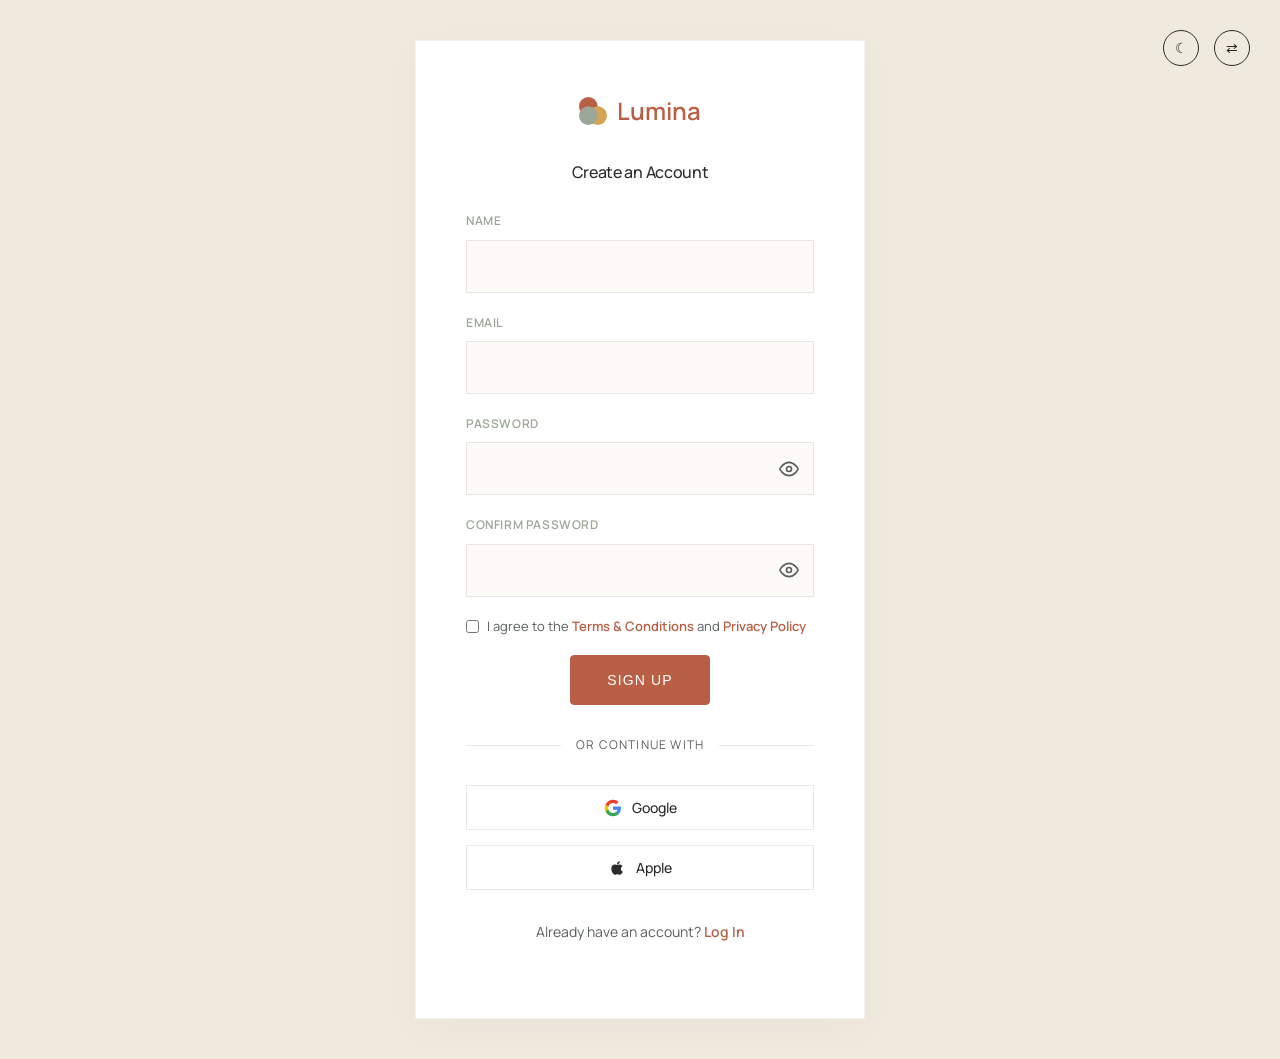
<file: register.html>
<!DOCTYPE html>
<html lang="en" dir="ltr">
<head>
    <meta charset="UTF-8">
    <meta name="viewport" content="width=device-width, initial-scale=1.0">
    <title>Sign Up | Lumina Interior Finishes</title>
    <link rel="icon" type="image/svg+xml" href="data:image/svg+xml,<svg xmlns='http://www.w3.org/2000/svg' viewBox='0 0 24 24'><circle cx='8' cy='8' r='8' fill='%23B95F45'/><circle cx='16' cy='16' r='8' fill='%23D4A353'/><circle cx='8' cy='16' r='8' fill='%239CA798'/></svg>">
    <link rel="stylesheet" href="assets/css/style.css">
    <link rel="stylesheet" href="assets/css/dark-mode.css">
    <link rel="stylesheet" href="assets/css/rtl.css">
    <style>
        .auth-container { min-height: 100vh; position: relative; display: flex; align-items: center; justify-content: center; padding: 40px 0; }
        .top-right-actions { position: absolute; top: 30px; right: 30px; z-index: 10; display: flex; gap: 15px; }
        [dir="rtl"] .top-right-actions { right: auto; left: 30px; }
        .auth-card { background: white; padding: 50px; width: 100%; max-width: 450px; border: 1px solid rgba(0,0,0,0.05); box-shadow: 0 10px 40px rgba(0,0,0,0.03); }
        .auth-input-wrapper { position: relative; margin-bottom: 20px; }
        .auth-input { width: 100%; padding: 15px 20px; border: 1px solid var(--border-color); background: var(--primary-bg); font-family: var(--font-primary); font-size: 15px; outline: none; }
        .auth-input.has-icon { padding-right: 50px; }
        [dir="rtl"] .auth-input.has-icon { padding-right: 20px; padding-left: 50px; }
        .pwd-toggle { position: absolute; right: 15px; top: 50%; transform: translateY(-50%); background: none; border: none; cursor: pointer; color: var(--text-secondary); display: flex; align-items: center; justify-content: center; }
        [dir="rtl"] .pwd-toggle { right: auto; left: 15px; }
        .social-btn { width: 100%; padding: 12px; border: 1px solid var(--border-color); background: transparent; color: var(--color-charcoal); font-family: var(--font-primary); font-size: 14px; font-weight: 500; cursor: pointer; transition: all 0.3s ease; display: flex; align-items: center; justify-content: center; gap: 10px; margin-bottom: 15px; }
        .social-btn:hover { background: var(--color-warm-cream); border-color: var(--color-terracotta); color: var(--color-terracotta); }
        .divider { display: flex; align-items: center; text-align: center; margin: 30px 0; color: var(--text-secondary); font-size: 12px; text-transform: uppercase; letter-spacing: 0.1em; }
        .divider::before, .divider::after { content: ''; flex: 1; border-bottom: 1px solid var(--border-color); }
        .divider::before { margin-right: 15px; }
        .divider::after { margin-left: 15px; }
        .hover-underline { text-decoration: none; color: var(--color-terracotta); font-weight: 600; }
        .hover-underline:hover { text-decoration: underline; }
    </style>
</head>
<body class="bg-cream">
    <div class="auth-container">
        <div class="top-right-actions mobile-auth-toggles">
            <button class="theme-toggle" aria-label="Toggle Dark Mode" style="background:transparent; border:1px solid currentColor; border-radius:50%; width:36px; height:36px; display:flex; align-items:center; justify-content:center; color:var(--color-charcoal); font-size:14px; cursor:pointer;">☾</button>
            <button class="rtl-toggle" aria-label="Toggle RTL" style="background:transparent; border:1px solid currentColor; border-radius:50%; width:36px; height:36px; display:flex; align-items:center; justify-content:center; color:var(--color-charcoal); font-size:14px; cursor:pointer;">⇄</button>
        </div>

        <div class="auth-card">
            <div style="text-align: center; margin-bottom: 30px;">
                <a href="index.html" style="display: inline-flex; align-items: center; gap: 10px; color: var(--color-terracotta); text-decoration: none;">
                    <svg width="28" height="28" viewBox="0 0 24 24" fill="none">
                        <circle cx="8" cy="8" r="8" fill="var(--color-terracotta)"/>
                        <circle cx="16" cy="16" r="8" fill="var(--color-mustard)"/>
                        <circle cx="8" cy="16" r="8" fill="var(--color-sage)"/>
                    </svg>
                    <span style="font-size: 24px; font-weight: 600; font-family: var(--font-primary);">Lumina</span>
                </a>
            </div>
            
            <h4 style="text-align: center; margin-bottom: 30px; color: var(--color-charcoal);">Create an Account</h4>
            
            <form action="dashboard.html">
                <div class="auth-input-wrapper">
                    <label style="display: block; font-size: 12px; font-weight: 600; letter-spacing: 0.05em; margin-bottom: 8px; color: var(--color-sage); text-transform: uppercase;">Name</label>
                    <input type="text" class="auth-input" required>
                </div>
                <div class="auth-input-wrapper">
                    <label style="display: block; font-size: 12px; font-weight: 600; letter-spacing: 0.05em; margin-bottom: 8px; color: var(--color-sage); text-transform: uppercase;">Email</label>
                    <input type="email" class="auth-input" required>
                </div>
                <div>
                    <label style="display: block; font-size: 12px; font-weight: 600; letter-spacing: 0.05em; margin-bottom: 8px; color: var(--color-sage); text-transform: uppercase;">Password</label>
                    <div class="auth-input-wrapper">
                        <input type="password" class="auth-input has-icon" id="regPassword" required>
                        <button type="button" class="pwd-toggle" onclick="togglePassword('regPassword', this)">
                            <svg width="20" height="20" viewBox="0 0 24 24" fill="none" stroke="currentColor" stroke-width="2" stroke-linecap="round" stroke-linejoin="round" class="eye-icon"><path class="eye-path" d="M1 12s4-8 11-8 11 8 11 8-4 8-11 8-11-8-11-8z"></path><circle class="eye-circle" cx="12" cy="12" r="3"></circle></svg>
                        </button>
                    </div>
                </div>
                <div>
                    <label style="display: block; font-size: 12px; font-weight: 600; letter-spacing: 0.05em; margin-bottom: 8px; color: var(--color-sage); text-transform: uppercase;">Confirm Password</label>
                    <div class="auth-input-wrapper">
                        <input type="password" class="auth-input has-icon" id="regPasswordConfirm" required>
                        <button type="button" class="pwd-toggle" onclick="togglePassword('regPasswordConfirm', this)">
                            <svg width="20" height="20" viewBox="0 0 24 24" fill="none" stroke="currentColor" stroke-width="2" stroke-linecap="round" stroke-linejoin="round" class="eye-icon"><path class="eye-path" d="M1 12s4-8 11-8 11 8 11 8-4 8-11 8-11-8-11-8z"></path><circle class="eye-circle" cx="12" cy="12" r="3"></circle></svg>
                        </button>
                    </div>
                </div>
                
                <div style="display: flex; justify-content: flex-start; align-items: flex-start; margin-bottom: 20px; font-size: 13px;">
                    <label style="display: flex; align-items: flex-start; gap: 8px; color: var(--text-secondary); cursor: pointer; line-height: 1.4;">
                        <input type="checkbox" required style="margin-top: 3px;"> 
                        <span>I agree to the <a href="#" class="hover-underline">Terms & Conditions</a> and <a href="#" class="hover-underline">Privacy Policy</a></span>
                    </label>
                </div>
                
                <div style="text-align: center;">
                    <button type="submit" class="btn">Sign Up</button>
                </div>
                
                <div class="divider">or continue with</div>
                
                <button type="button" class="social-btn">
                    <svg width="18" height="18" viewBox="0 0 24 24" xmlns="http://www.w3.org/2000/svg"><path d="M22.56 12.25c0-.78-.07-1.53-.2-2.25H12v4.26h5.92c-.26 1.37-1.04 2.53-2.21 3.31v2.77h3.57c2.08-1.92 3.28-4.74 3.28-8.09z" fill="#4285F4"/><path d="M12 23c2.97 0 5.46-.98 7.28-2.66l-3.57-2.77c-.98.66-2.23 1.06-3.71 1.06-2.86 0-5.29-1.93-6.16-4.53H2.18v2.84C3.99 20.53 7.7 23 12 23z" fill="#34A853"/><path d="M5.84 14.09c-.22-.66-.35-1.36-.35-2.09s.13-1.43.35-2.09V7.07H2.18C1.43 8.55 1 10.22 1 12s.43 3.45 1.18 4.93l2.85-2.22.81-.62z" fill="#FBBC05"/><path d="M12 5.38c1.62 0 3.06.56 4.21 1.64l3.15-3.15C17.45 2.09 14.97 1 12 1 7.7 1 3.99 3.47 2.18 7.07l3.66 2.84c.87-2.6 3.3-4.53 6.16-4.53z" fill="#EA4335"/></svg>
                    Google
                </button>
                <button type="button" class="social-btn">
                    <svg width="18" height="18" viewBox="0 0 24 24" fill="currentColor" xmlns="http://www.w3.org/2000/svg"><path d="M17.05 20.28c-.98.95-2.05.8-3.08.35-1.09-.46-2.09-.48-3.24 0-1.44.62-2.2.44-3.06-.35C2.79 15.25 3.51 7.59 9.05 7.31c1.35.07 2.29.74 3.08.8 1.18-.24 2.31-.93 3.57-.84 1.51.15 2.95.97 3.67 2.31-3.23 1.83-2.68 6.2.51 7.42-.71 1.34-1.53 2.58-2.83 3.28zM12.03 7.25c-.15-2.23 1.66-4.07 3.74-4.25.29 2.58-2.34 4.5-3.74 4.25z"/></svg>
                    Apple
                </button>
            </form>
            
            <p style="text-align: center; margin-top: 30px; font-size: 14px; color: var(--text-secondary);">
                Already have an account? <a href="login.html" class="hover-underline">Log In</a>
            </p>
        </div>
    </div>
    <script src="assets/js/main.js"></script>
    <script>
        function togglePassword(inputId, btnElement) {
            const input = document.getElementById(inputId);
            const path = btnElement.querySelector('.eye-path');
            const circle = btnElement.querySelector('.eye-circle');
            
            if (input.type === 'password') {
                input.type = 'text';
                path.setAttribute('d', 'M17.94 17.94A10.07 10.07 0 0 1 12 20c-7 0-11-8-11-8a18.45 18.45 0 0 1 5.06-5.94M9.9 4.24A9.12 9.12 0 0 1 12 4c7 0 11 8 11 8a18.5 18.5 0 0 1-2.16 3.19m-6.72-1.07a3 3 0 1 1-4.24-4.24');
                circle.setAttribute('display', 'none');
                
                // Add the slash line
                const slash = document.createElementNS('http://www.w3.org/2000/svg', 'line');
                slash.setAttribute('x1', '1');
                slash.setAttribute('y1', '1');
                slash.setAttribute('x2', '23');
                slash.setAttribute('y2', '23');
                slash.classList.add('eye-slash-line');
                btnElement.querySelector('svg').appendChild(slash);
            } else {
                input.type = 'password';
                path.setAttribute('d', 'M1 12s4-8 11-8 11 8 11 8-4 8-11 8-11-8-11-8z');
                circle.setAttribute('display', 'block');
                
                // Remove the slash line
                const slash = btnElement.querySelector('.eye-slash-line');
                if (slash) slash.remove();
            }
        }
    </script>
<button id="scrollTopBtn" class="scroll-top-btn" aria-label="Scroll to top">
        <svg width="24" height="24" viewBox="0 0 24 24" fill="none" stroke="currentColor" stroke-width="2" stroke-linecap="round" stroke-linejoin="round"><path d="M12 19V5M5 12l7-7 7 7"/></svg>
    </button>
</body>
</html>
</file>
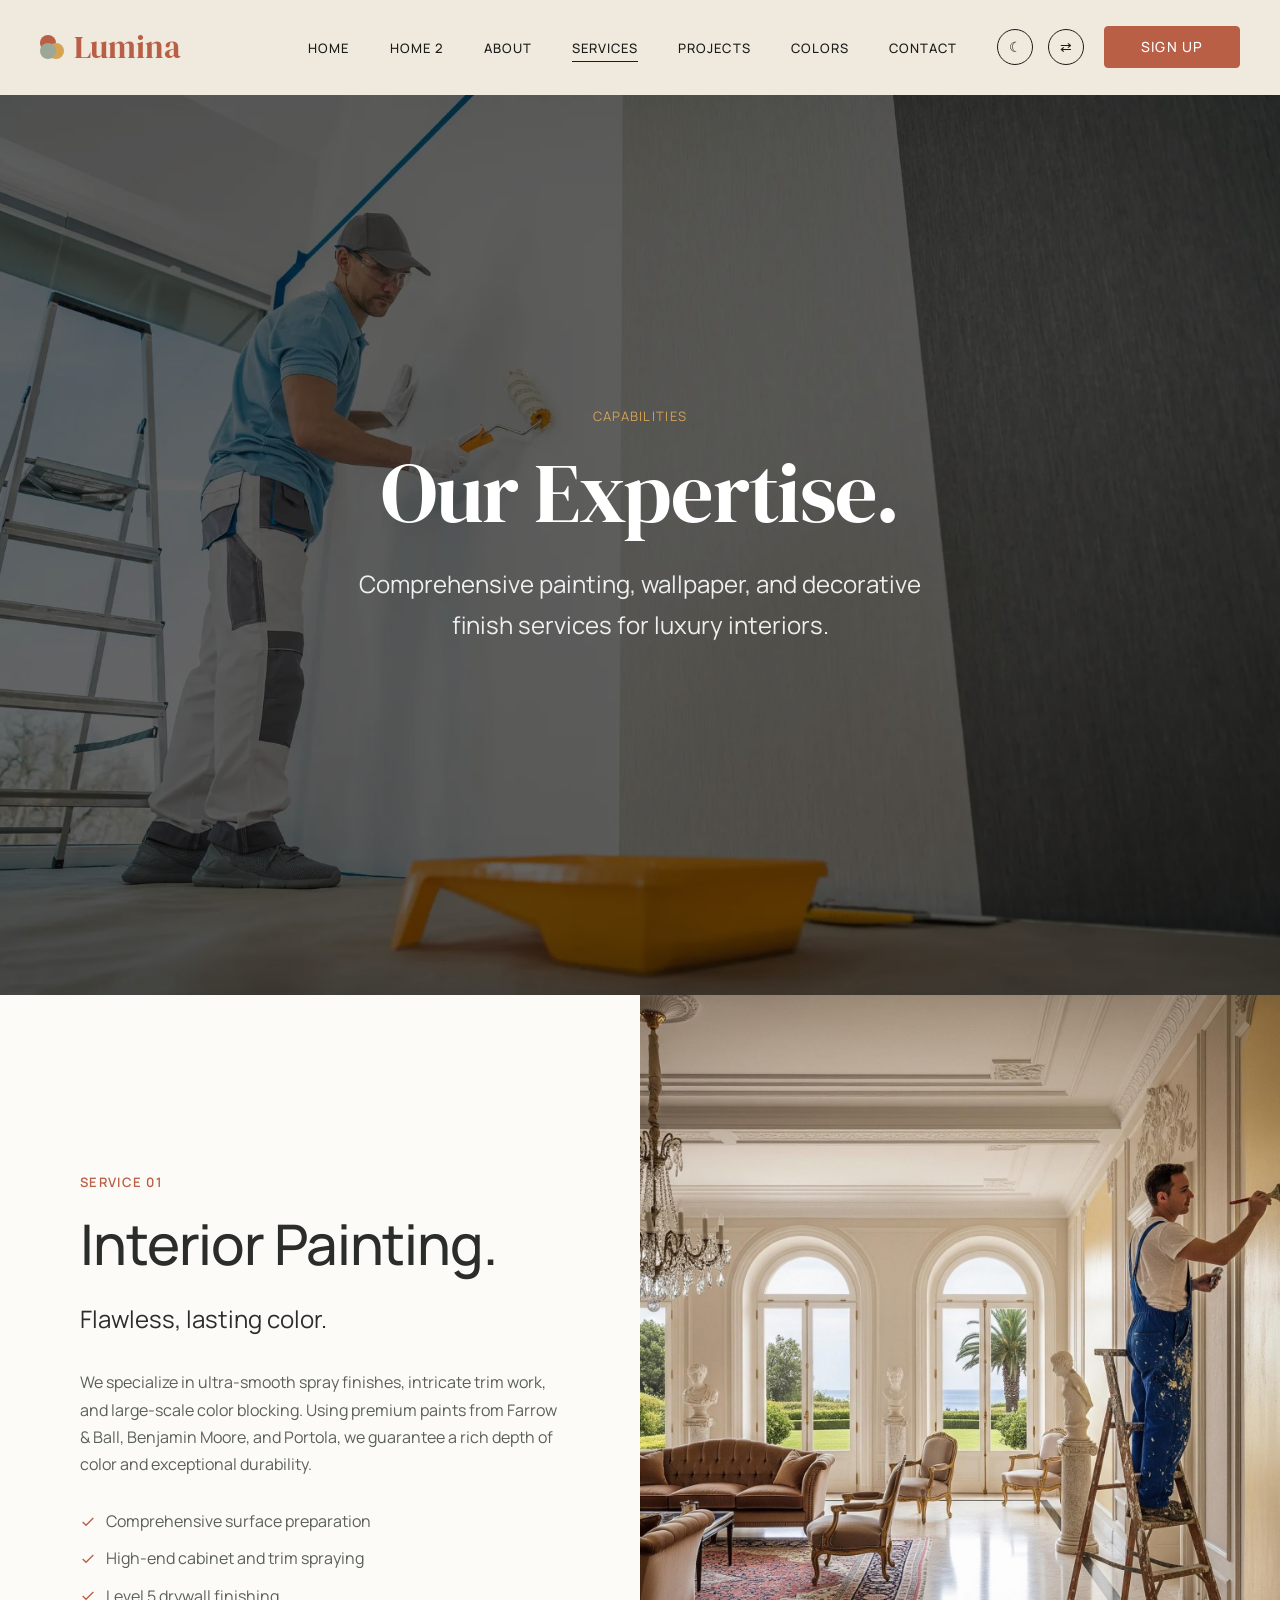
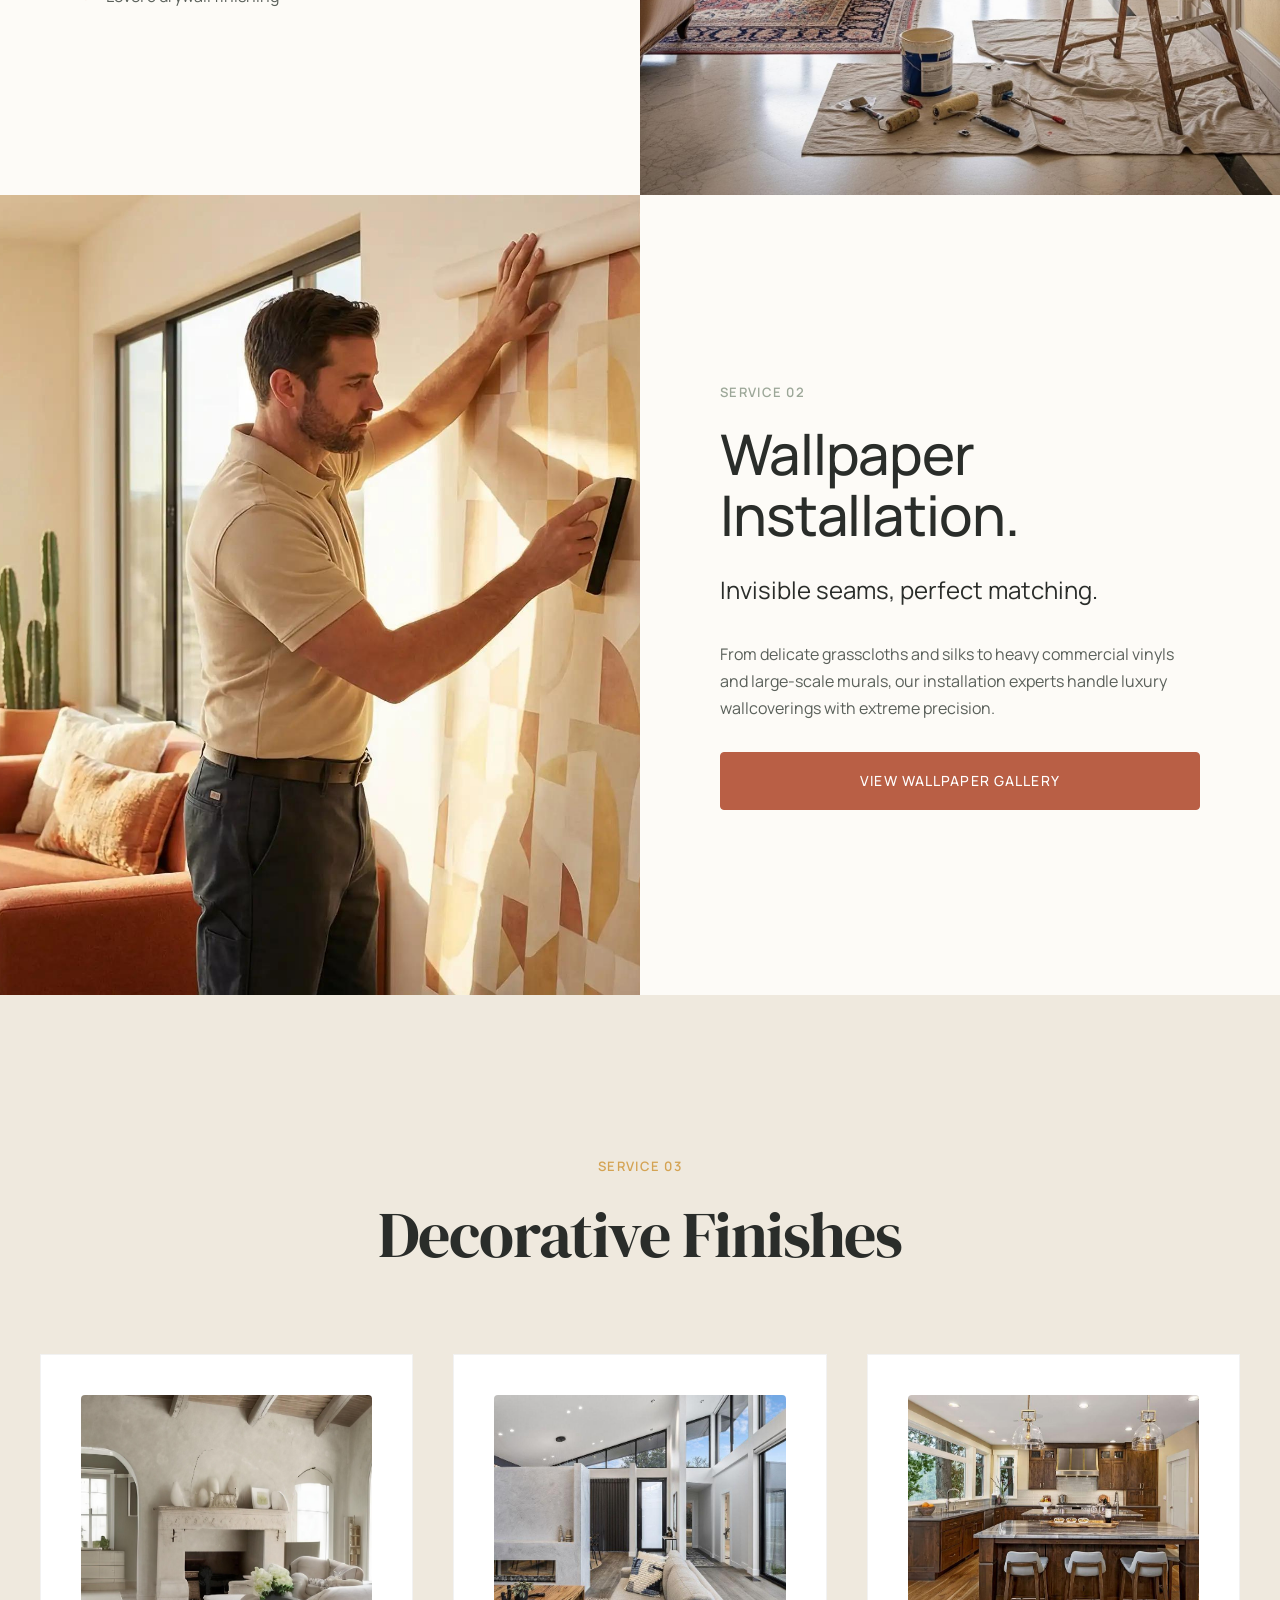
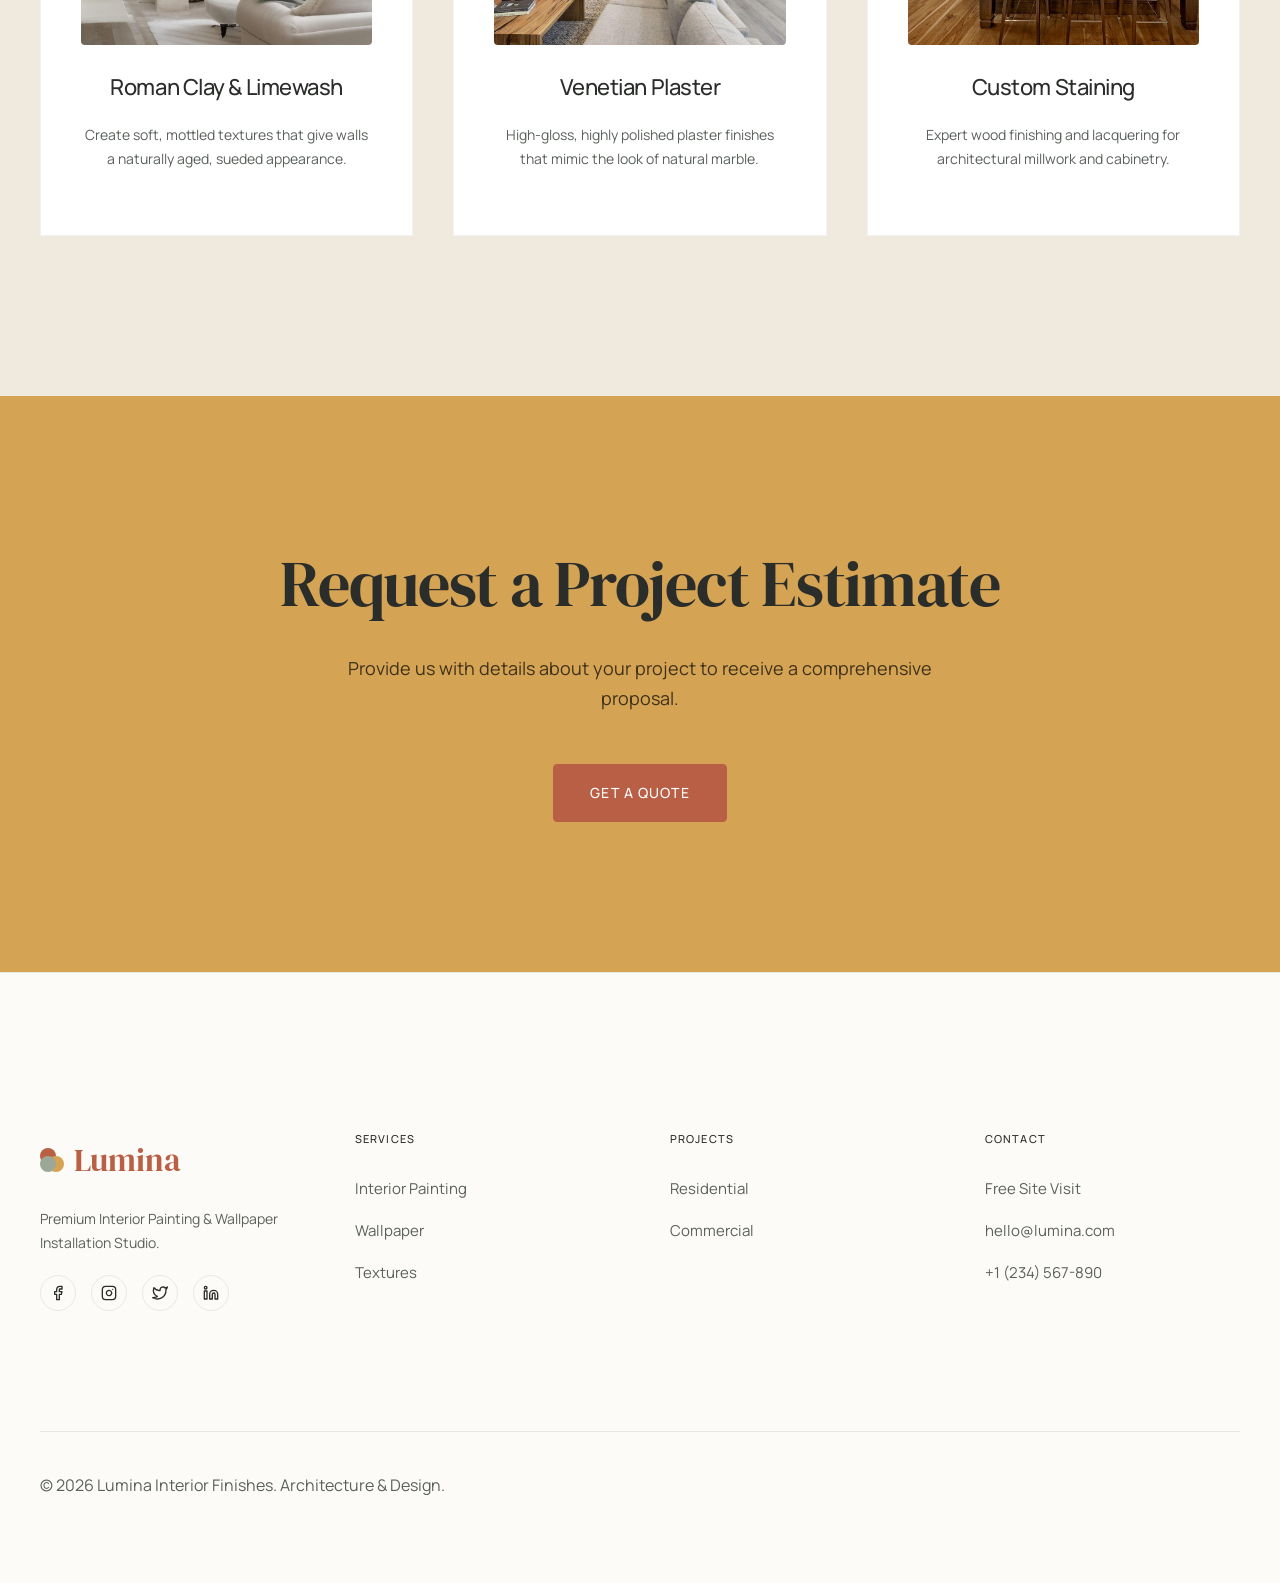
<file: services.html>
<!DOCTYPE html>
<html lang="en" dir="ltr">

<head>
    <meta charset="UTF-8">
    <meta name="viewport" content="width=device-width, initial-scale=1.0">
    <title>Services | Lumina Interior Finishes</title>
    <link rel="icon" type="image/svg+xml"
        href="data:image/svg+xml,<svg xmlns='http://www.w3.org/2000/svg' viewBox='0 0 24 24'><circle cx='8' cy='8' r='8' fill='%23B95F45'/><circle cx='16' cy='16' r='8' fill='%23D4A353'/><circle cx='8' cy='16' r='8' fill='%239CA798'/></svg>">
    <link rel="stylesheet" href="assets/css/style.css">
    <link rel="stylesheet" href="assets/css/dark-mode.css">
    <link rel="stylesheet" href="assets/css/rtl.css">
</head>

<body>
    <!-- Navbar -->
    <nav class="navbar" id="navbar">
        <div class="container">
            <a href="index.html" class="nav-brand"
                style="display: flex; align-items: center; gap: 10px; color: var(--color-terracotta);">
                <svg width="24" height="24" viewBox="0 0 24 24" fill="none">
                    <circle cx="8" cy="8" r="8" fill="var(--color-terracotta)" />
                    <circle cx="16" cy="16" r="8" fill="var(--color-mustard)" />
                    <circle cx="8" cy="16" r="8" fill="var(--color-sage)" />
                </svg>
                Lumina
            </a>
            <button class="mobile-menu-toggle" aria-label="Toggle Menu">☰</button>
            <div class="nav-menu-wrapper">
                <ul class="nav-links">
                    <li><a href="index.html">Home</a></li>
                    <li><a href="home-2.html">Home 2</a></li>
                    <li><a href="about.html">About</a></li>
                    <li><a href="services.html" class="active">Services</a></li>
                    <li><a href="projects.html">Projects</a></li>
                    <li><a href="colors.html">Colors</a></li>
                    <li><a href="contact.html">Contact</a></li>
                </ul>
                <div class="nav-actions" style="display: flex; align-items: center; gap: 20px;">
                    <div style="display: flex; gap: 15px; align-items: center;">
                        <button class="theme-toggle" aria-label="Toggle Dark Mode"
                            style="background:transparent; border:1px solid currentColor; border-radius:50%; width:36px; height:36px; display:flex; align-items:center; justify-content:center; color:inherit; font-size:14px; cursor:pointer;">☾</button>
                        <button class="rtl-toggle" aria-label="Toggle RTL"
                            style="background:transparent; border:1px solid currentColor; border-radius:50%; width:36px; height:36px; display:flex; align-items:center; justify-content:center; color:inherit; font-size:14px; cursor:pointer;">⇄</button>
                    </div>
                    <div style="display: flex; align-items: stretch; height: 42px;">
                        <a href="register.html" class="btn">Sign
                            Up</a>
                    </div>
                </div>
            </div>

        </div>
    </nav>

    <!-- SECTION 1: HERO -->
    <section class="hero-color-life"
        style="background-color: var(--color-deep-olive); background-image: url('assets/images/service-hero.jpg'); background-size: cover; background-position: center; min-height: 80vh;">
        <div class="hero-tint-layer"></div>
        <div class="container" style="position: relative; z-index: 10;">
            <div class="hero-content-wrapper" style="color: white;">
                <span
                    style="text-transform: uppercase; letter-spacing: 0.1em; font-size: 13px; margin-bottom: 20px; display: block; color: var(--color-mustard);">CAPABILITIES</span>
                <h1>Our Expertise.</h1>
                <p class="text-lead" style="color: rgba(255,255,255,0.9); margin-bottom: 40px; max-width: 600px;">
                    Comprehensive painting, wallpaper, and decorative finish services for luxury interiors.</p>
            </div>
        </div>
    </section>

    <!-- SECTION 2: INTERIOR PAINTING (Split Editorial) -->
    <section class="section" style="padding: 0;">
        <div class="split-editorial">
            <div style="background-color: var(--primary-bg);">
                <span
                    style="color: var(--color-terracotta); font-weight: 600; letter-spacing: 0.1em; margin-bottom: 20px; display: block; font-size: 13px;">SERVICE
                    01</span>
                <h2 style="color: var(--color-charcoal);">Interior Painting.</h2>
                <p class="text-lead" style="margin-bottom: 30px; color: var(--color-charcoal);">Flawless, lasting color.
                </p>
                <p style="color: var(--text-secondary); margin-bottom: 30px;">We specialize in ultra-smooth spray
                    finishes, intricate trim work, and large-scale color blocking. Using premium paints from Farrow &
                    Ball, Benjamin Moore, and Portola, we guarantee a rich depth of color and exceptional durability.
                </p>
                <ul style="list-style: none; color: var(--text-secondary);">
                    <li style="margin-bottom: 10px; display: flex; gap: 10px; align-items: center;"><svg width="16"
                            height="16" viewBox="0 0 24 24" fill="none" stroke="var(--color-terracotta)"
                            stroke-width="2">
                            <polyline points="20 6 9 17 4 12"></polyline>
                        </svg> Comprehensive surface preparation</li>
                    <li style="margin-bottom: 10px; display: flex; gap: 10px; align-items: center;"><svg width="16"
                            height="16" viewBox="0 0 24 24" fill="none" stroke="var(--color-terracotta)"
                            stroke-width="2">
                            <polyline points="20 6 9 17 4 12"></polyline>
                        </svg> High-end cabinet and trim spraying</li>
                    <li style="margin-bottom: 10px; display: flex; gap: 10px; align-items: center;"><svg width="16"
                            height="16" viewBox="0 0 24 24" fill="none" stroke="var(--color-terracotta)"
                            stroke-width="2">
                            <polyline points="20 6 9 17 4 12"></polyline>
                        </svg> Level 5 drywall finishing</li>
                </ul>
            </div>
            <img src="assets/images/service1.jpg" alt="Interior Painting">
        </div>
    </section>

    <!-- SECTION 3: WALLPAPER (Split Editorial Reversed) -->
    <section class="section" style="padding: 0;">
        <div class="split-editorial">
            <img src="assets/images/service2.jpg" alt="Wallpaper Installation">
            <div style="background-color: var(--primary-bg);">
                <span
                    style="color: var(--color-sage); font-weight: 600; letter-spacing: 0.1em; margin-bottom: 20px; display: block; font-size: 13px;">SERVICE
                    02</span>
                <h2 style="color: var(--color-charcoal);">Wallpaper Installation.</h2>
                <p class="text-lead" style="margin-bottom: 30px; color: var(--color-charcoal);">Invisible seams, perfect
                    matching.</p>
                <p style="color: var(--text-secondary); margin-bottom: 30px;">From delicate grasscloths and silks to
                    heavy commercial vinyls and large-scale murals, our installation experts handle luxury wallcoverings
                    with extreme precision.</p>
                <a href="wallpaper.html" class="btn">View
                    Wallpaper Gallery</a>
            </div>
        </div>
    </section>

    <!-- SECTION 4: DECORATIVE FINISHES (Grid) -->
    <section class="section bg-cream">
        <div class="container">
            <span
                style="color: var(--color-mustard); font-weight: 600; letter-spacing: 0.1em; margin-bottom: 20px; display: block; font-size: 13px; text-align: center;">SERVICE
                03</span>
            <h2 class="editorial-text text-center" style="margin-bottom: 80px; color: var(--color-charcoal);">Decorative
                Finishes</h2>

            <div style="display: grid; grid-template-columns: repeat(3, 1fr); gap: 40px;">
                <div style="background: white; padding: 40px; border: 1px solid rgba(0,0,0,0.05); text-align: center;">
                    <img src="assets/images/ser1.jpg" alt="Limewash"
                        style="height: 250px; width: 100%; object-fit: cover; margin-bottom: 30px; border-radius: 4px;">
                    <h3 style="color: var(--color-charcoal); font-size: 22px;">Roman Clay & Limewash</h3>
                    <p style="color: var(--text-secondary); font-size: 14px;">Create soft, mottled textures that give
                        walls a naturally aged, sueded appearance.</p>
                </div>
                <div style="background: white; padding: 40px; border: 1px solid rgba(0,0,0,0.05); text-align: center;">
                    <img src="assets/images/ser2.jpg" alt="Venetian Plaster"
                        style="height: 250px; width: 100%; object-fit: cover; margin-bottom: 30px; border-radius: 4px;">
                    <h3 style="color: var(--color-charcoal); font-size: 22px;">Venetian Plaster</h3>
                    <p style="color: var(--text-secondary); font-size: 14px;">High-gloss, highly polished plaster
                        finishes that mimic the look of natural marble.</p>
                </div>
                <div style="background: white; padding: 40px; border: 1px solid rgba(0,0,0,0.05); text-align: center;">
                    <img src="assets/images/ser3.jpg" alt="Wood Staining"
                        style="height: 250px; width: 100%; object-fit: cover; margin-bottom: 30px; border-radius: 4px;">
                    <h3 style="color: var(--color-charcoal); font-size: 22px;">Custom Staining</h3>
                    <p style="color: var(--text-secondary); font-size: 14px;">Expert wood finishing and lacquering for
                        architectural millwork and cabinetry.</p>
                </div>
            </div>
        </div>
    </section>

    <!-- SECTION 5: CTA -->
    <section class="section text-center bg-mustard" style="padding: 150px 0;">
        <div class="container">
            <h2 class="editorial-text" style="color: var(--color-charcoal);">Request a Project Estimate</h2>
            <p style="color: rgba(0,0,0,0.7); margin: 30px auto 50px; max-width: 600px; font-size: 18px;">Provide us
                with details about your project to receive a comprehensive proposal.</p>
            <a href="contact.html" class="btn">Get a
                Quote</a>
        </div>
    </section>

    <!-- FOOTER -->
    <footer class="footer"
        style="background-color: var(--primary-bg); color: var(--text-primary); border-top: 1px solid var(--border-color);">
        <div class="container">
            <div class="footer-grid">
                <div>
                    <a href="index.html" class="nav-brand"
                        style="display: flex; align-items: center; gap: 10px; margin-bottom: 20px; color: var(--color-terracotta);">
                        <svg width="24" height="24" viewBox="0 0 24 24" fill="none">
                            <circle cx="8" cy="8" r="8" fill="var(--color-terracotta)" />
                            <circle cx="16" cy="16" r="8" fill="var(--color-mustard)" />
                            <circle cx="8" cy="16" r="8" fill="var(--color-sage)" />
                        </svg>
                        Lumina
                    </a>
                    <p style="color: var(--text-secondary); font-size: 14px; margin-bottom: 20px;">Premium Interior
                        Painting & Wallpaper Installation Studio.</p>
                    <div style="display: flex; gap: 15px;">
                        <a href="#" class="social-icon">
                            <svg width="16" height="16" viewBox="0 0 24 24" fill="none" stroke="currentColor"
                                stroke-width="2" stroke-linecap="round" stroke-linejoin="round">
                                <path d="M18 2h-3a5 5 0 0 0-5 5v3H7v4h3v8h4v-8h3l1-4h-4V7a1 1 0 0 1 1-1h3z"></path>
                            </svg>
                        </a>
                        <a href="#" class="social-icon">
                            <svg width="16" height="16" viewBox="0 0 24 24" fill="none" stroke="currentColor"
                                stroke-width="2" stroke-linecap="round" stroke-linejoin="round">
                                <rect x="2" y="2" width="20" height="20" rx="5" ry="5"></rect>
                                <path d="M16 11.37A4 4 0 1 1 12.63 8 4 4 0 0 1 16 11.37z"></path>
                                <line x1="17.5" y1="6.5" x2="17.51" y2="6.5"></line>
                            </svg>
                        </a>
                        <a href="#" class="social-icon">
                            <svg width="16" height="16" viewBox="0 0 24 24" fill="none" stroke="currentColor"
                                stroke-width="2" stroke-linecap="round" stroke-linejoin="round">
                                <path
                                    d="M23 3a10.9 10.9 0 0 1-3.14 1.53 4.48 4.48 0 0 0-7.86 3v1A10.66 10.66 0 0 1 3 4s-4 9 5 13a11.64 11.64 0 0 1-7 2c9 5 20 0 20-11.5a4.5 4.5 0 0 0-.08-.83A7.72 7.72 0 0 0 23 3z">
                                </path>
                            </svg>
                        </a>
                        <a href="#" class="social-icon">
                            <svg width="16" height="16" viewBox="0 0 24 24" fill="none" stroke="currentColor"
                                stroke-width="2" stroke-linecap="round" stroke-linejoin="round">
                                <path
                                    d="M16 8a6 6 0 0 1 6 6v7h-4v-7a2 2 0 0 0-2-2 2 2 0 0 0-2 2v7h-4v-7a6 6 0 0 1 6-6z">
                                </path>
                                <rect x="2" y="9" width="4" height="12"></rect>
                                <circle cx="4" cy="4" r="2"></circle>
                            </svg>
                        </a>
                    </div>
                </div>
                <div>
                    <h4 style="color: var(--color-charcoal);">Services</h4>
                    <ul class="footer-links">
                        <li><a href="services.html" style="color: var(--text-secondary);">Interior Painting</a></li>
                        <li><a href="services.html" style="color: var(--text-secondary);">Wallpaper</a></li>
                        <li><a href="services.html" style="color: var(--text-secondary);">Textures</a></li>
                    </ul>
                </div>
                <div>
                    <h4 style="color: var(--color-charcoal);">Projects</h4>
                    <ul class="footer-links">
                        <li><a href="projects.html" style="color: var(--text-secondary);">Residential</a></li>
                        <li><a href="projects.html" style="color: var(--text-secondary);">Commercial</a></li>
                    </ul>
                </div>
                <div>
                    <h4 style="color: var(--color-charcoal);">Contact</h4>
                    <ul class="footer-links">
                        <li><a href="contact.html" style="color: var(--text-secondary);"
                                onmouseover="this.style.color='var(--color-sage)'"
                                onmouseout="this.style.color='var(--text-secondary)'">Free Site Visit</a></li>
                        <li><a href="mailto:hello@lumina.com" style="color: var(--text-secondary);"
                                onmouseover="this.style.color='var(--color-sage)'"
                                onmouseout="this.style.color='var(--text-secondary)'">hello@lumina.com</a></li>
                        <li><a href="tel:+1234567890" style="color: var(--text-secondary);"
                                onmouseover="this.style.color='var(--color-sage)'"
                                onmouseout="this.style.color='var(--text-secondary)'">+1 (234) 567-890</a></li>
                    </ul>
                </div>
            </div>
            <div class="footer-bottom" style="border-top: 1px solid var(--border-color); color: var(--text-secondary);">
                <p>© 2026 Lumina Interior Finishes. Architecture & Design.</p>
            </div>
        </div>
    </footer>
    <script src="assets/js/main.js"></script>
    <script>
        const nav = document.querySelector('.navbar');
        window.addEventListener('scroll', () => {
            if (window.scrollY > 50) { nav.classList.add('scrolled'); } else { nav.classList.remove('scrolled'); }
        });
    </script>
    <button id="scrollTopBtn" class="scroll-top-btn" aria-label="Scroll to top">
        <svg width="24" height="24" viewBox="0 0 24 24" fill="none" stroke="currentColor" stroke-width="2"
            stroke-linecap="round" stroke-linejoin="round">
            <path d="M12 19V5M5 12l7-7 7 7" />
        </svg>
    </button>
</body>

</html>
</file>
<file: assets/css/style.css>
@import url('https://fonts.googleapis.com/css2?family=Manrope:wght@400;500;600&family=DM+Serif+Display&display=swap');

:root {
    /* Core Neutral Palette */
    --primary-bg: #FDFBF7; /* Warmer, cleaner white */
    --secondary-bg: #F5F1EA;
    --card-bg: #FFFFFF;
    
    /* Premium Color System (Phase 3) */
    --color-deep-olive: #3A4031;
    --color-terracotta: #B95F45;
    --color-sage: #9CA798;
    --color-mustard: #D4A353;
    --color-dusty-rose: #C69A96;
    --color-warm-cream: #EFE9DE;
    --color-soft-blue: #A2B2BC;
    --color-charcoal: #2A2D2A;
    
    /* Brand Default (can be overridden per section/page) */
    --brand-primary: var(--color-deep-olive);
    --brand-accent: var(--color-terracotta);
    
    --text-primary: #1A1C1A;
    --text-secondary: #5A605A;
    --text-light: #FDFBF7;
    
    --border-color: rgba(0, 0, 0, 0.08);
    
    /* Typography */
    --font-primary: 'Manrope', sans-serif;
    --font-editorial: 'DM Serif Display', serif;
    
    /* Spacing & Layout */
    --section-padding-y: 160px;
    --container-max-width: 1440px;
    --border-radius: 0;
    --transition-base: all 0.6s cubic-bezier(0.25, 0.46, 0.45, 0.94);
    --transition-slow: all 1.2s cubic-bezier(0.25, 0.46, 0.45, 0.94);
}

* {
    margin: 0;
    padding: 0;
    box-sizing: border-box;
}

body {
    font-family: var(--font-primary);
    background-color: var(--primary-bg);
    color: var(--text-primary);
    overflow-x: hidden;
    line-height: 1.7;
    font-weight: 400;
}

/* Typography Scale */
h1, h2, h3, h4, h5, h6 {
    font-weight: 500;
    line-height: 1.1;
    margin-bottom: 1.5rem;
    letter-spacing: -0.02em;
}

h1 {
    font-size: clamp(48px, 7vw, 84px);
    font-family: var(--font-editorial);
}

h2 {
    font-size: clamp(36px, 5vw, 56px);
}

h3 {
    font-size: clamp(28px, 4vw, 40px);
}

p {
    margin-bottom: 1.5rem;
    color: var(--text-secondary);
    font-size: 16px;
}

.text-lead {
    font-size: clamp(20px, 2vw, 24px);
    color: var(--text-primary);
}

a {
    text-decoration: none;
    color: inherit;
    transition: var(--transition-base);
}

img {
    max-width: 100%;
    height: auto;
    display: block;
    object-fit: cover;
}

/* Layout Utilities */
.container {
    max-width: var(--container-max-width);
    margin: 0 auto;
    padding: 0 40px;
}

.section {
    padding: var(--section-padding-y) 0;
    position: relative;
}

.text-center {
    text-align: center;
}

.editorial-text {
    font-family: var(--font-editorial);
    font-size: clamp(36px, 5vw, 64px);
    line-height: 1.2;
    max-width: 900px;
    margin: 0 auto;
}

/* Background Color Helpers */
.bg-olive { background-color: var(--color-deep-olive); color: var(--text-light); }
.bg-olive p { color: rgba(253, 251, 247, 0.7); }
.bg-cream { background-color: var(--color-warm-cream); }
.bg-sage { background-color: var(--color-sage); color: var(--text-light); }
.bg-sage p { color: rgba(253, 251, 247, 0.8); }
.bg-terracotta { background-color: var(--color-terracotta); color: var(--text-light); }
.bg-mustard { background-color: var(--color-mustard); color: var(--color-charcoal); }

/* Premium Buttons */
.btn {
    display: inline-flex;
    align-items: center;
    justify-content: center;
    padding: 16px 36px;
    font-weight: 500;
    cursor: pointer;
    transition: all 0.3s ease;
    border: 1px solid var(--color-terracotta) !important;
    background-color: var(--color-terracotta) !important;
    color: white !important;
    font-size: 14px;
    letter-spacing: 0.08em;
    text-transform: uppercase;
    position: relative;
    border-radius: 4px;
    text-decoration: none;
}

.btn:hover {
    transform: translateY(-4px);
    box-shadow: 0 10px 20px rgba(185, 95, 69, 0.2);
    background-color: transparent !important;
    color: var(--color-terracotta) !important;
}

.btn-outline {
    background-color: transparent !important;
    border: 1px solid var(--color-terracotta) !important;
    color: var(--color-terracotta) !important;
}

.btn-outline:hover {
    background-color: var(--color-terracotta) !important;
    color: white !important;
}

.btn-light {
    background-color: transparent !important;
    border: 1px solid white !important;
    color: white !important;
}

.btn-light:hover {
    background-color: white !important;
    color: var(--color-charcoal) !important;
}

/* Navbar */
.navbar {
    position: sticky;
    top: 0;
    left: 0;
    width: 100%;
    z-index: 1000;
    padding: 20px 0;
    background-color: var(--color-warm-cream);
    transition: var(--transition-base);
    border-bottom: 1px solid transparent;
}

.navbar.scrolled {
    box-shadow: 0 4px 20px rgba(0,0,0,0.05);
    border-bottom: 1px solid var(--border-color);
}

.navbar .container {
    display: flex;
    justify-content: space-between;
    align-items: center;
}

.nav-brand {
    font-family: var(--font-editorial);
    font-size: 32px;
    color: inherit;
}

.nav-links {
    display: flex;
    gap: 40px;
    list-style: none;
}

.nav-links a {
    font-size: 13px;
    font-weight: 500;
    text-transform: uppercase;
    letter-spacing: 0.08em;
    position: relative;
    padding-bottom: 5px;
}

.nav-links a::after {
    content: '';
    position: absolute;
    bottom: 0;
    left: 0;
    width: 0;
    height: 1px;
    background-color: currentColor;
    transition: width 0.4s ease;
}

.nav-links a:hover::after, .nav-links a.active::after {
    width: 100%;
}

/* Home 1 Hero - "Color Comes to Life" */
.hero-color-life {
    height: 100vh;
    position: relative;
    overflow: hidden;
    display: flex;
    align-items: center;
    justify-content: center;
    text-align: center;
    background-color: var(--color-warm-cream); /* Starting color */
}

.hero-image-layer {
    position: absolute;
    top: 0; left: 0; width: 100%; height: 100%;
    object-fit: cover;
    opacity: 1;
}

.hero-tint-layer {
    position: absolute;
    top: 0; left: 0; width: 100%; height: 100%;
    background-color: rgba(0, 0, 0, 0.6); /* Consistent rgba tint */
    mix-blend-mode: multiply;
    opacity: 1;
}

.hero-content-wrapper {
    position: relative;
    z-index: 10;
    color: var(--text-light);
    max-width: 800px;
    margin: 0 auto;
    opacity: 1;
}

.hero-ctas {
    display: flex;
    justify-content: center;
    gap: 20px;
    margin-top: 40px;
}

/* 1.5-3s: Swatch Appearance */
.hero-swatches {
    position: absolute;
    bottom: 80px;
    right: 80px;
    display: flex;
    gap: 15px;
    z-index: 10;
}

.hero-swatch {
    width: 60px;
    height: 80px;
    opacity: 0;
    transform: translateY(20px);
    border: 2px solid white;
}

.hero-swatch:nth-child(1) { animation: swatchIn 1s cubic-bezier(0.25, 1, 0.5, 1) forwards 2s; }
.hero-swatch:nth-child(2) { animation: swatchIn 1s cubic-bezier(0.25, 1, 0.5, 1) forwards 2.2s; }
.hero-swatch:nth-child(3) { animation: swatchIn 1s cubic-bezier(0.25, 1, 0.5, 1) forwards 2.4s; }

@keyframes swatchIn {
    to { opacity: 1; transform: translateY(0); }
}

/* Home 2 Hero - "The Wall Transformation" Animation */
.hero-wall-transform {
    height: 100vh;
    position: relative;
    overflow: hidden;
    display: flex;
    align-items: center;
    background-color: var(--color-warm-cream); /* 0-1.5s: Neutral wall */
}

/* 1.5-3s: Pattern Appearance */
.hero-pattern-layer {
    position: absolute;
    top: 0; left: 0; width: 100%; height: 100%;
    object-fit: cover;
    opacity: 0;
    clip-path: polygon(0 0, 0 0, 0 100%, 0% 100%);
    animation: wallTransform 3s cubic-bezier(0.25, 1, 0.5, 1) forwards 1.5s;
}

@keyframes wallTransform {
    0% { opacity: 1; clip-path: polygon(0 0, 0 0, 0 100%, 0% 100%); }
    50% { opacity: 1; clip-path: polygon(0 0, 100% 0, 100% 100%, 0 100%); }
    100% { opacity: 1; clip-path: polygon(0 0, 100% 0, 100% 100%, 0 100%); }
}

/* 4.5-6s: Finished Room Reveal */
.hero-finished-room {
    position: absolute;
    top: 0; left: 0; width: 100%; height: 100%;
    object-fit: cover;
    opacity: 0;
    animation: roomReveal 1.5s cubic-bezier(0.25, 1, 0.5, 1) forwards 4.5s;
}

@keyframes roomReveal {
    to { opacity: 1; }
}

/* Split Sections (Editorial) */
.split-editorial {
    display: grid;
    grid-template-columns: 1fr 1fr;
    gap: 0; /* Flush edges */
}

.split-editorial > div {
    padding: 120px 80px;
    display: flex;
    flex-direction: column;
    justify-content: center;
}

.split-editorial > img {
    width: 100%;
    height: 100%;
    object-fit: cover;
    min-height: 800px;
}

/* Footer */
.footer {
    background-color: var(--color-charcoal);
    color: var(--text-light);
    padding: 160px 0 60px;
}

.footer-statement {
    font-family: var(--font-editorial);
    font-size: clamp(40px, 6vw, 72px);
    max-width: 900px;
    margin-bottom: 120px;
    line-height: 1.1;
}

.footer-grid {
    display: grid;
    grid-template-columns: repeat(4, 1fr);
    gap: 60px;
    margin-bottom: 120px;
}

.footer h4 {
    color: rgba(253, 251, 247, 0.4);
    font-size: 11px;
    text-transform: uppercase;
    letter-spacing: 0.1em;
    margin-bottom: 30px;
}

.footer-links {
    list-style: none;
}

.footer-links li {
    margin-bottom: 15px;
}

.footer-links a {
    color: var(--text-light);
    font-size: 15px;
}

.footer-links a:hover {
    color: var(--color-terracotta);
}

.footer-bottom {
    border-top: 1px solid rgba(253, 251, 247, 0.1);
    padding-top: 40px;
    display: flex;
    justify-content: space-between;
    font-size: 14px;
    color: rgba(253, 251, 247, 0.4);
}

/* Responsive */
/* Mobile Hamburger Menu */
.mobile-menu-toggle {
    display: none;
    background: transparent;
    border: none;
    font-size: 24px;
    cursor: pointer;
    color: var(--color-charcoal);
    z-index: 1001;
}

.nav-menu-wrapper {
    display: flex;
    align-items: center;
    gap: 40px;
}

/* Footer & Utilities */
.social-icon {
    color: var(--color-charcoal);
    display: flex;
    align-items: center;
    justify-content: center;
    width: 36px;
    height: 36px;
    border: 1px solid var(--border-color);
    border-radius: 50%;
    transition: all 0.3s ease;
}

.social-icon:hover {
    background-color: var(--color-terracotta);
    color: white;
    border-color: var(--color-terracotta);
}

.scroll-top-btn {
    position: fixed;
    bottom: 30px;
    right: 30px;
    width: 50px;
    height: 50px;
    background-color: var(--color-terracotta);
    color: white;
    border: none;
    border-radius: 50%;
    cursor: pointer;
    display: none;
    align-items: center;
    justify-content: center;
    z-index: 999;
    box-shadow: 0 4px 12px rgba(0,0,0,0.15);
    transition: opacity 0.3s, transform 0.3s;
}

.scroll-top-btn:hover {
    transform: translateY(-4px);
}

/* Responsive */
@media (max-width: 1024px) {
    :root { --section-padding-y: 120px; }
    
    .mobile-menu-toggle { display: block; z-index: 1001; position: relative; }
    
    .nav-menu-wrapper {
        position: fixed;
        top: 0;
        right: -100%;
        width: 100%; /* Full view width */
        height: 100vh;
        background-color: var(--color-warm-cream);
        flex-direction: column;
        align-items: center;
        justify-content: center;
        padding: 100px 40px;
        transition: right 0.4s ease;
        z-index: 999;
    }
    
    .nav-menu-wrapper.active { right: 0; }
    
    .nav-links { flex-direction: column; gap: 30px; width: 100%; text-align: center; font-size: 20px; }
    .nav-actions { flex-direction: column; gap: 30px; align-items: center !important; width: 100%; }
    
    .split-editorial { grid-template-columns: 1fr; }
    .split-editorial > div { padding: 80px 40px; }
    .split-editorial > img { min-height: 500px; }
    .footer-grid { grid-template-columns: 1fr 1fr; gap: 80px; }
    .hero-swatches { display: none; }
    
    /* Force 3/4-col grids to 2-col on tablet */
    [style*="grid-template-columns: repeat(3"],
    [style*="grid-template-columns: repeat(4"] {
        grid-template-columns: repeat(2, 1fr) !important;
    }
    
    /* Center the 3rd card when a 3-card grid becomes 2-col */
    [style*="grid-template-columns: repeat(3"] > *:nth-child(3):last-child {
        grid-column: 1 / -1;
        justify-self: center;
        width: calc(50% - 20px);
    }
    
    .hero-content-wrapper { padding: 0 20px; }
    
    .hero-color-life {
        min-height: 60vh !important;
        height: auto !important;
        padding-top: 120px;
        padding-bottom: 80px;
        background-size: cover !important;
        background-position: center !important;
    }
    
    .hero-image-layer {
        object-fit: cover !important;
        object-position: center !important;
    }
    
    img[src*="vision1"], img[src*="vision2"] {
        object-fit: contain !important;
        height: auto !important;
    }
}

@media (max-width: 768px) {
    :root { --section-padding-y: 80px; }
    .container { padding: 0 20px; }
    .footer-grid { grid-template-columns: 1fr; gap: 60px; }
    .btn { width: 100%; }
    
    /* Force all grids to 1-col on mobile */
    [style*="grid-template-columns"] {
        grid-template-columns: 1fr !important;
    }
    
    /* Stack flex elements on mobile */
    [style*="display: flex; gap: 40px"],
    [style*="display: flex; gap: 30px"] {
        flex-direction: column !important;
        align-items: center !important;
        text-align: center;
        gap: 20px !important;
    }
    
    /* Ensure 3rd card is full width on mobile */
    [style*="grid-template-columns: repeat(3"] > *:nth-child(3):last-child {
        width: 100% !important;
    }
    
    .hero-ctas {
        flex-direction: column !important;
        width: 100%;
    }
    
    .mobile-auth-toggles {
        position: absolute !important;
        top: 20px !important;
        right: 20px !important;
    }
    [dir="rtl"] .mobile-auth-toggles {
        right: auto !important;
        left: 20px !important;
    }
    
    .auth-container {
        padding-top: 80px !important;
    }
}
</file>
<file: assets/css/dark-mode.css>
:root[data-theme="dark"] {
    --primary-bg: #111613;
    --secondary-bg: #1A211D;
    --card-bg: #202822;
    
    --brand-primary: #F3F4F0;
    --brand-accent: #C6A477;
    --warm-accent: #C6A477;
    
    --text-primary: #F3F4F0;
    --text-secondary: rgba(243, 244, 240, 0.7);
    
    --border-color: rgba(243, 244, 240, 0.10);
}

[data-theme="dark"] .navbar {
    background-color: var(--primary-bg);
}

[data-theme="dark"] .nav-menu-wrapper {
    background-color: var(--primary-bg);
}

[data-theme="dark"] .navbar.scrolled {
    background-color: rgba(17, 22, 19, 0.95);
}

[data-theme="dark"] .btn-primary {
    background-color: var(--brand-accent);
    color: #111613;
}

[data-theme="dark"] .btn-primary:hover {
    background-color: #fff;
}

[data-theme="dark"] .footer {
    background-color: #0A0D0B !important;
    border-top: 1px solid var(--border-color);
}

/* Authentication Pages */
[data-theme="dark"] body.bg-cream {
    background-color: var(--primary-bg) !important;
}
[data-theme="dark"] .auth-card {
    background-color: var(--card-bg) !important;
    border-color: var(--border-color) !important;
}
[data-theme="dark"] .auth-card h4,
[data-theme="dark"] .auth-card label,
[data-theme="dark"] .auth-card p,
[data-theme="dark"] .auth-card span {
    color: var(--text-primary) !important;
}
[data-theme="dark"] .auth-card label,
[data-theme="dark"] .auth-card .divider {
    color: var(--text-secondary) !important;
}
[data-theme="dark"] .auth-input {
    background-color: var(--secondary-bg) !important;
    color: var(--text-primary) !important;
    border-color: var(--border-color) !important;
}
[data-theme="dark"] .social-btn {
    color: var(--text-primary) !important;
    border-color: var(--border-color) !important;
}
[data-theme="dark"] .social-btn:hover {
    background-color: var(--secondary-bg) !important;
}
[data-theme="dark"] .top-right-actions button,
[data-theme="dark"] .pwd-toggle {
    color: var(--text-primary) !important;
}

/* Contact Page & General Sections */
[data-theme="dark"] .bg-cream,
[data-theme="dark"] .bg-olive,
[data-theme="dark"] .bg-sage,
[data-theme="dark"] .bg-mustard,
[data-theme="dark"] .bg-terracotta,
[data-theme="dark"] section[style*="background-color: var(--color-warm-cream)"],
[data-theme="dark"] section[style*="background-color: var(--color-sage)"] {
    background-color: var(--primary-bg) !important;
}
[data-theme="dark"] div[style*="background: white"],
[data-theme="dark"] div[style*="background-color: white"] {
    background-color: var(--card-bg) !important;
    border-color: var(--border-color) !important;
}
[data-theme="dark"] h2, 
[data-theme="dark"] h3, 
[data-theme="dark"] h4, 
[data-theme="dark"] p {
    color: var(--text-primary) !important;
}
[data-theme="dark"] p[style*="color: var(--text-secondary)"],
[data-theme="dark"] p[style*="color: rgba"] {
    color: var(--text-secondary) !important;
}
[data-theme="dark"] [style*="color: var(--color-charcoal)"] {
    color: var(--text-primary) !important;
}
[data-theme="dark"] [style*="color: var(--text-secondary)"] {
    color: var(--text-secondary) !important;
}
[data-theme="dark"] input,
[data-theme="dark"] textarea,
[data-theme="dark"] select {
    background-color: var(--secondary-bg) !important;
    color: var(--text-primary) !important;
    border-color: var(--border-color) !important;
}
[data-theme="dark"] iframe {
    filter: invert(90%) hue-rotate(180deg) grayscale(100%) contrast(1.2) !important;
}

[data-theme="dark"] .social-icon { color: var(--text-primary) !important; }
[data-theme="dark"] .mobile-menu-toggle { color: #ffffff !important; }
</file>
<file: assets/css/rtl.css>
[dir="rtl"] {
    direction: rtl;
    text-align: right;
}

[dir="rtl"] .nav-brand {
    gap: 10px;
}

[dir="rtl"] .nav-links {
    margin-right: auto;
    margin-left: 0;
}

[dir="rtl"] .footer-grid {
    text-align: right;
}

[dir="rtl"] .navbar .container {
    flex-direction: row-reverse;
}

[dir="rtl"] .nav-actions {
    margin-right: auto;
    margin-left: 0;
}

[dir="rtl"] .nav-links {
    margin-right: 0;
    margin-left: auto;
}
</file>
